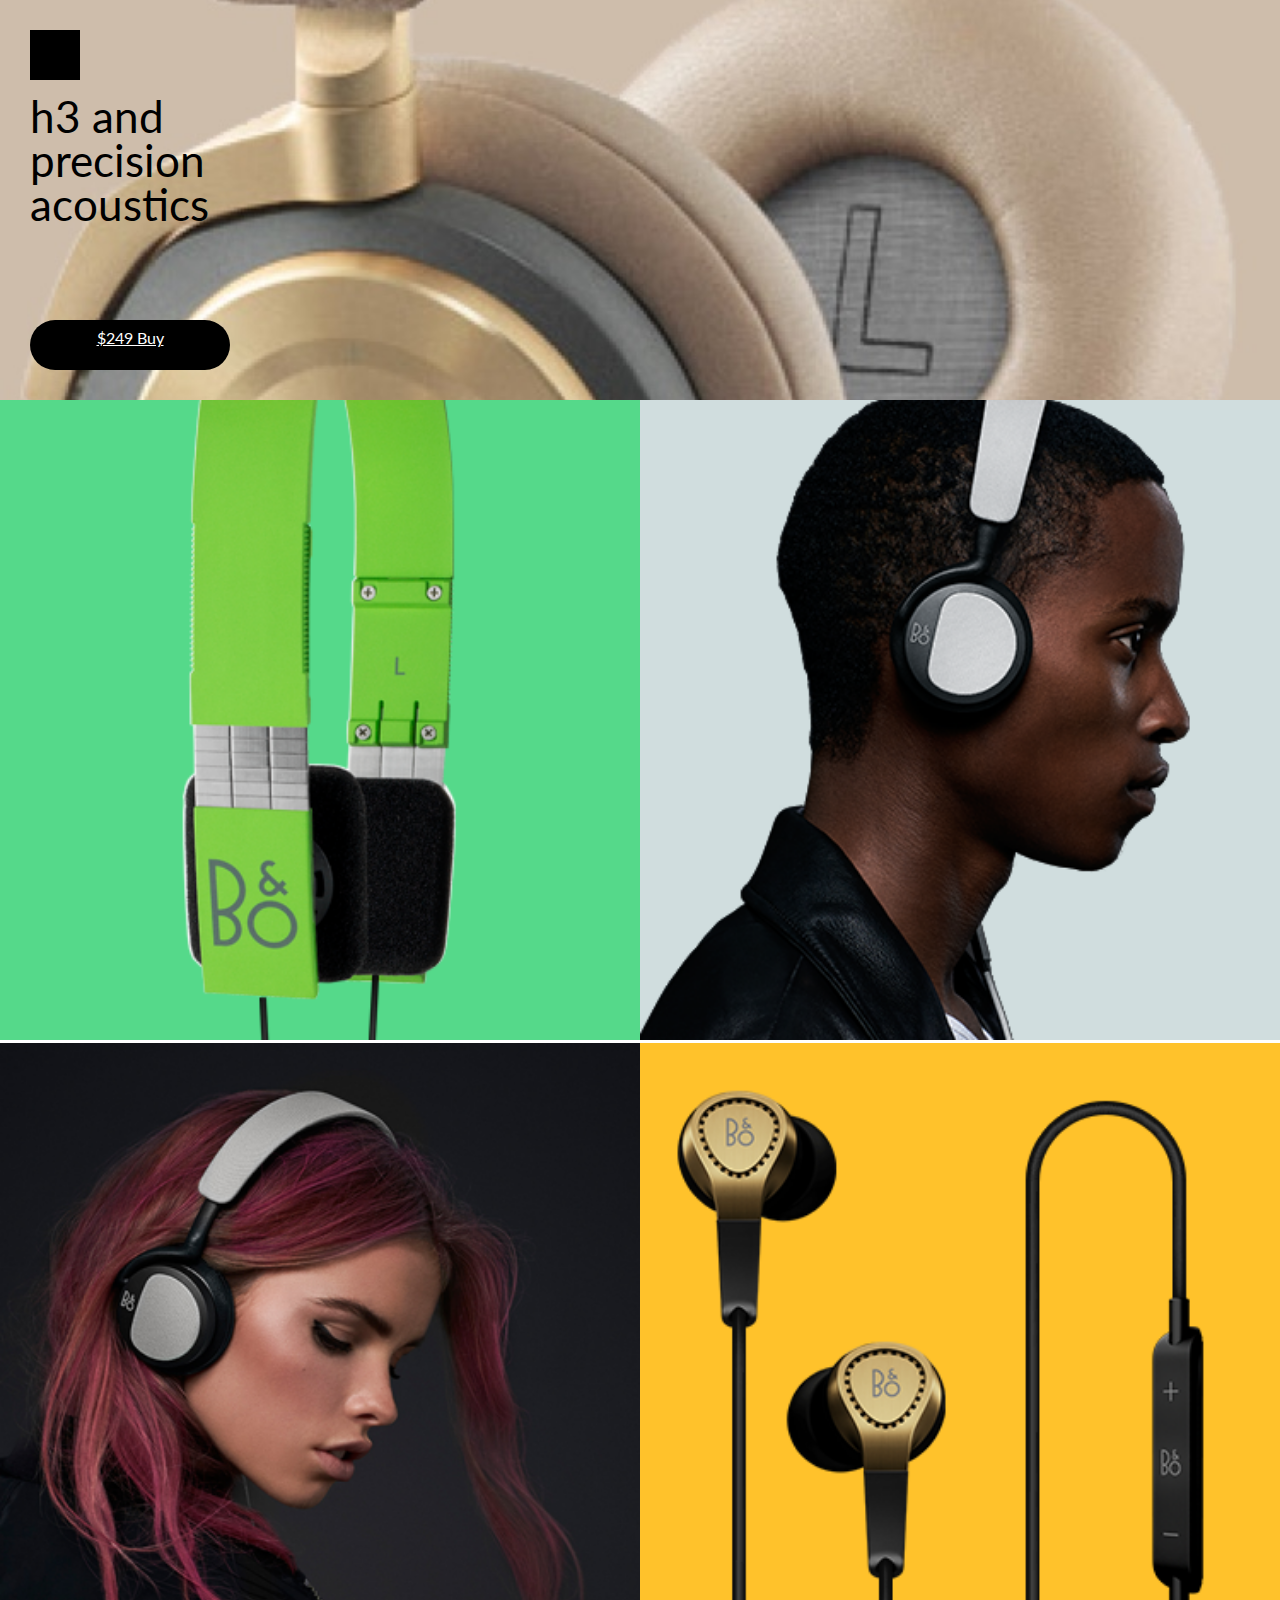
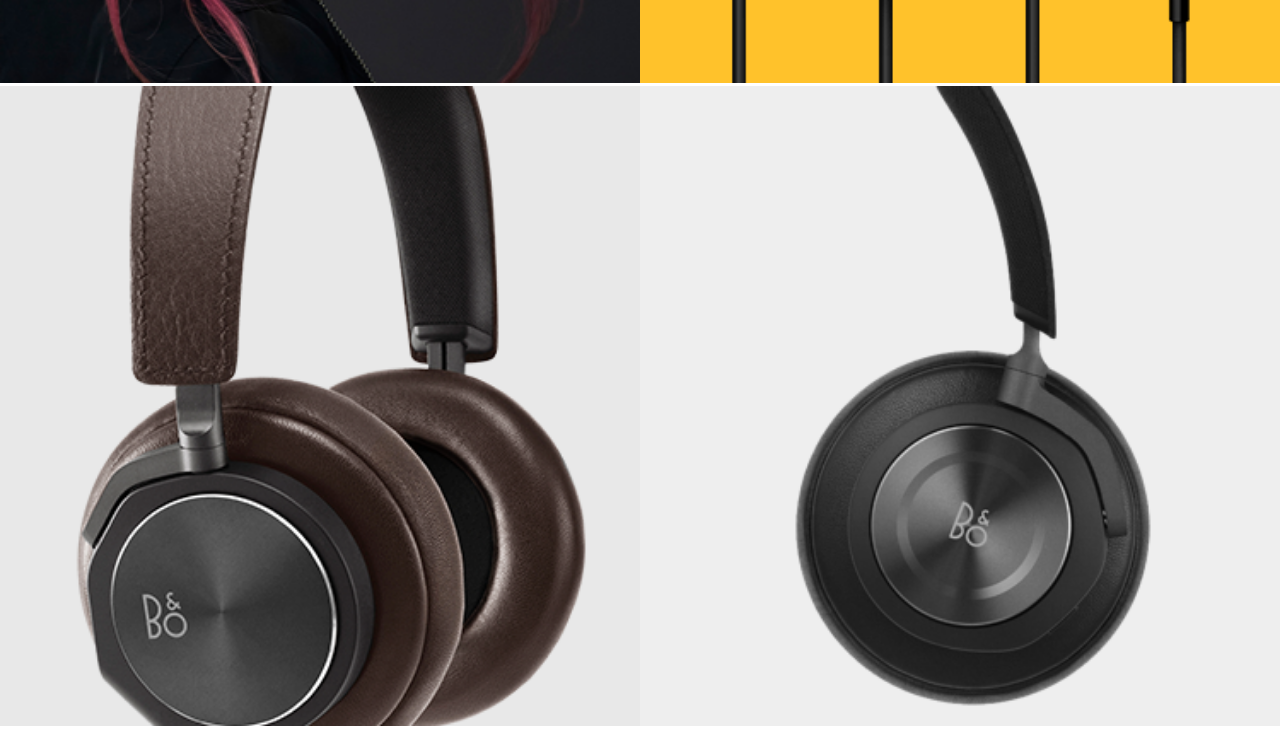
<file: Week-01/Day_03/In-class_Practice/index.html>
<!DOCTYPE html>

<html>
    <head>
        <title>HTML Day2 Headphones</title>

        <meta charset="UTF-8">
        <meta name="viewport" content="width=device-width, initial-scale=1.0">

        <link rel="stylesheet" type="text/css" href="NormalizeFile.css">
        <link rel="stylesheet" type="text/css" href="Ben's_Reset.css">
        <link rel="stylesheet" type="text/css" href="style.css">

    </head>
    <body>
        <main>
            <section class='home-page-top-main'>
                <header>
                    <div class='menu'></div>
                </header>
                <div class="home-page-content-top">
                    <h1 class="home-page-intro-text">h3 and<br />precision<br />acoustics</h1>
                </div>
                    <div class='home-top-button'>
                        <a href="">$249 Buy</a>
                    </div>
            </section class="home-page-content-bottom">
                <div id="box-1" class="home-page-prod-cards">
                    <img src="img/g3-green-set.png" alt="Green Headphones" />
                </div>
                <div id="box-2" class="home-page-prod-cards">
                    <img src="img/H2 - ALWAYS ON.png" alt="Always-On Headphones" />
                </div>
                <div id="box-3" class="home-page-prod-cards">
                    <img src="img/H2-girl-with-headphones.png" alt="Girl With Headphones" />
                </div>
                <div id="box-4" class="home-page-prod-cards">
                    <img src="img/H3- ear-buds.png" alt="H3 Earbuds" />
                </div>
                <div id="box-4" class="home-page-prod-cards">
                    <img src="img/H6-brown-set.png" alt="Brown Headphones" />
                </div>
                <div id="box-4" class="home-page-prod-cards">
                    <img src="img/H7-silver-set.png" alt="Silver Headphones" />
                </div>
            <section>

            </section>
        </main>

    </body>
 </html>
</file>
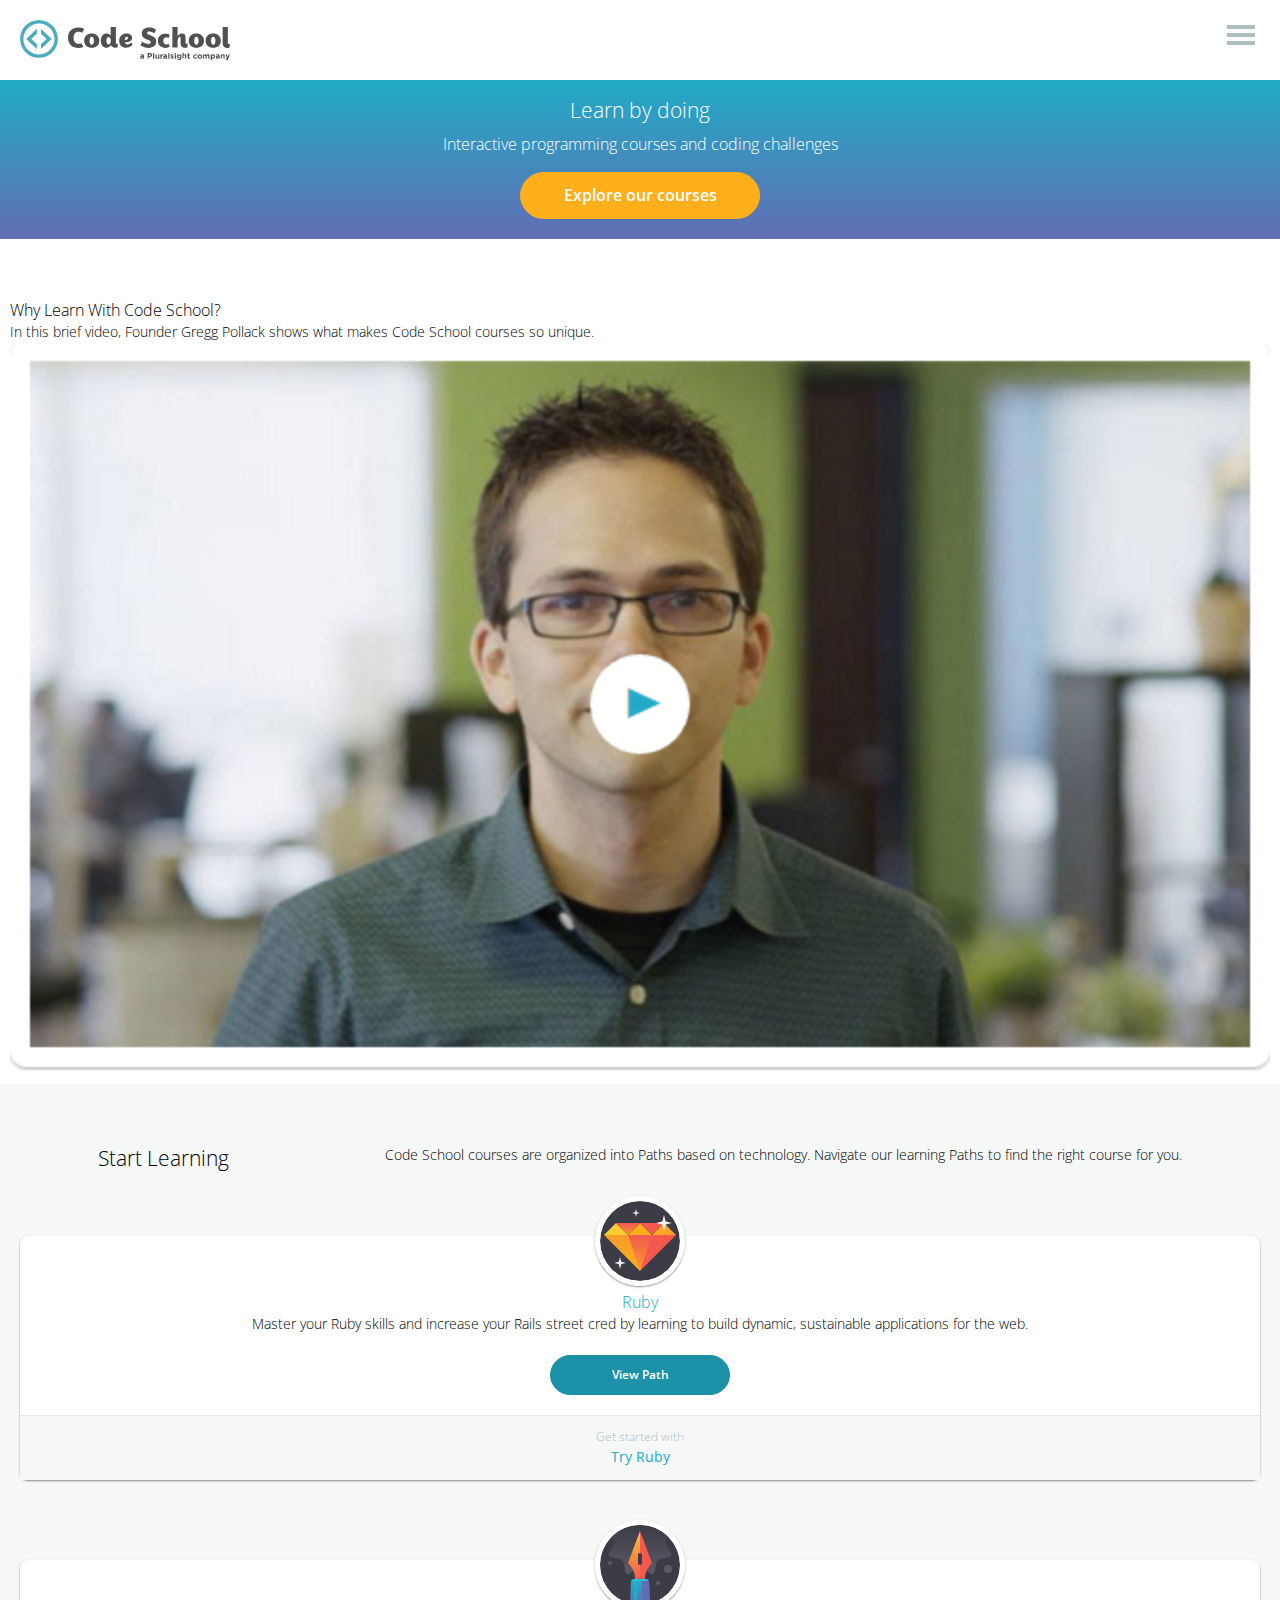
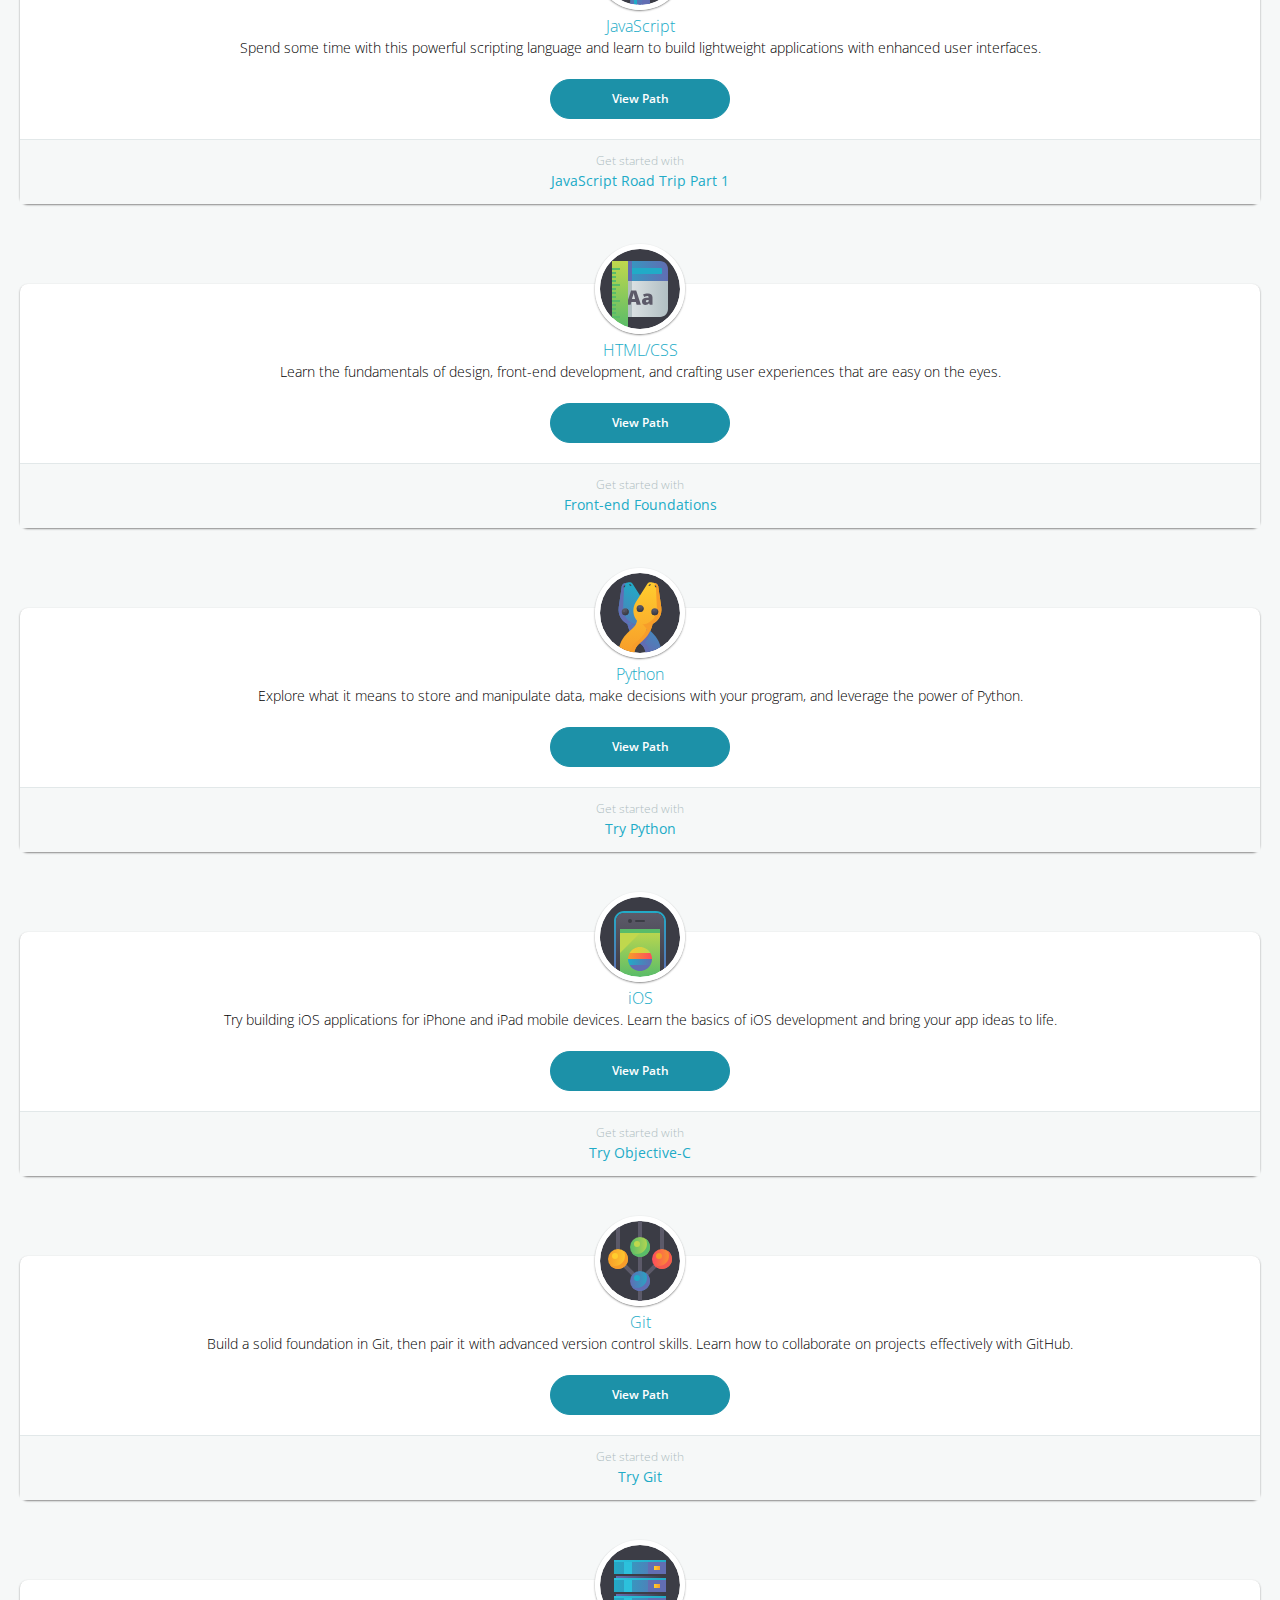
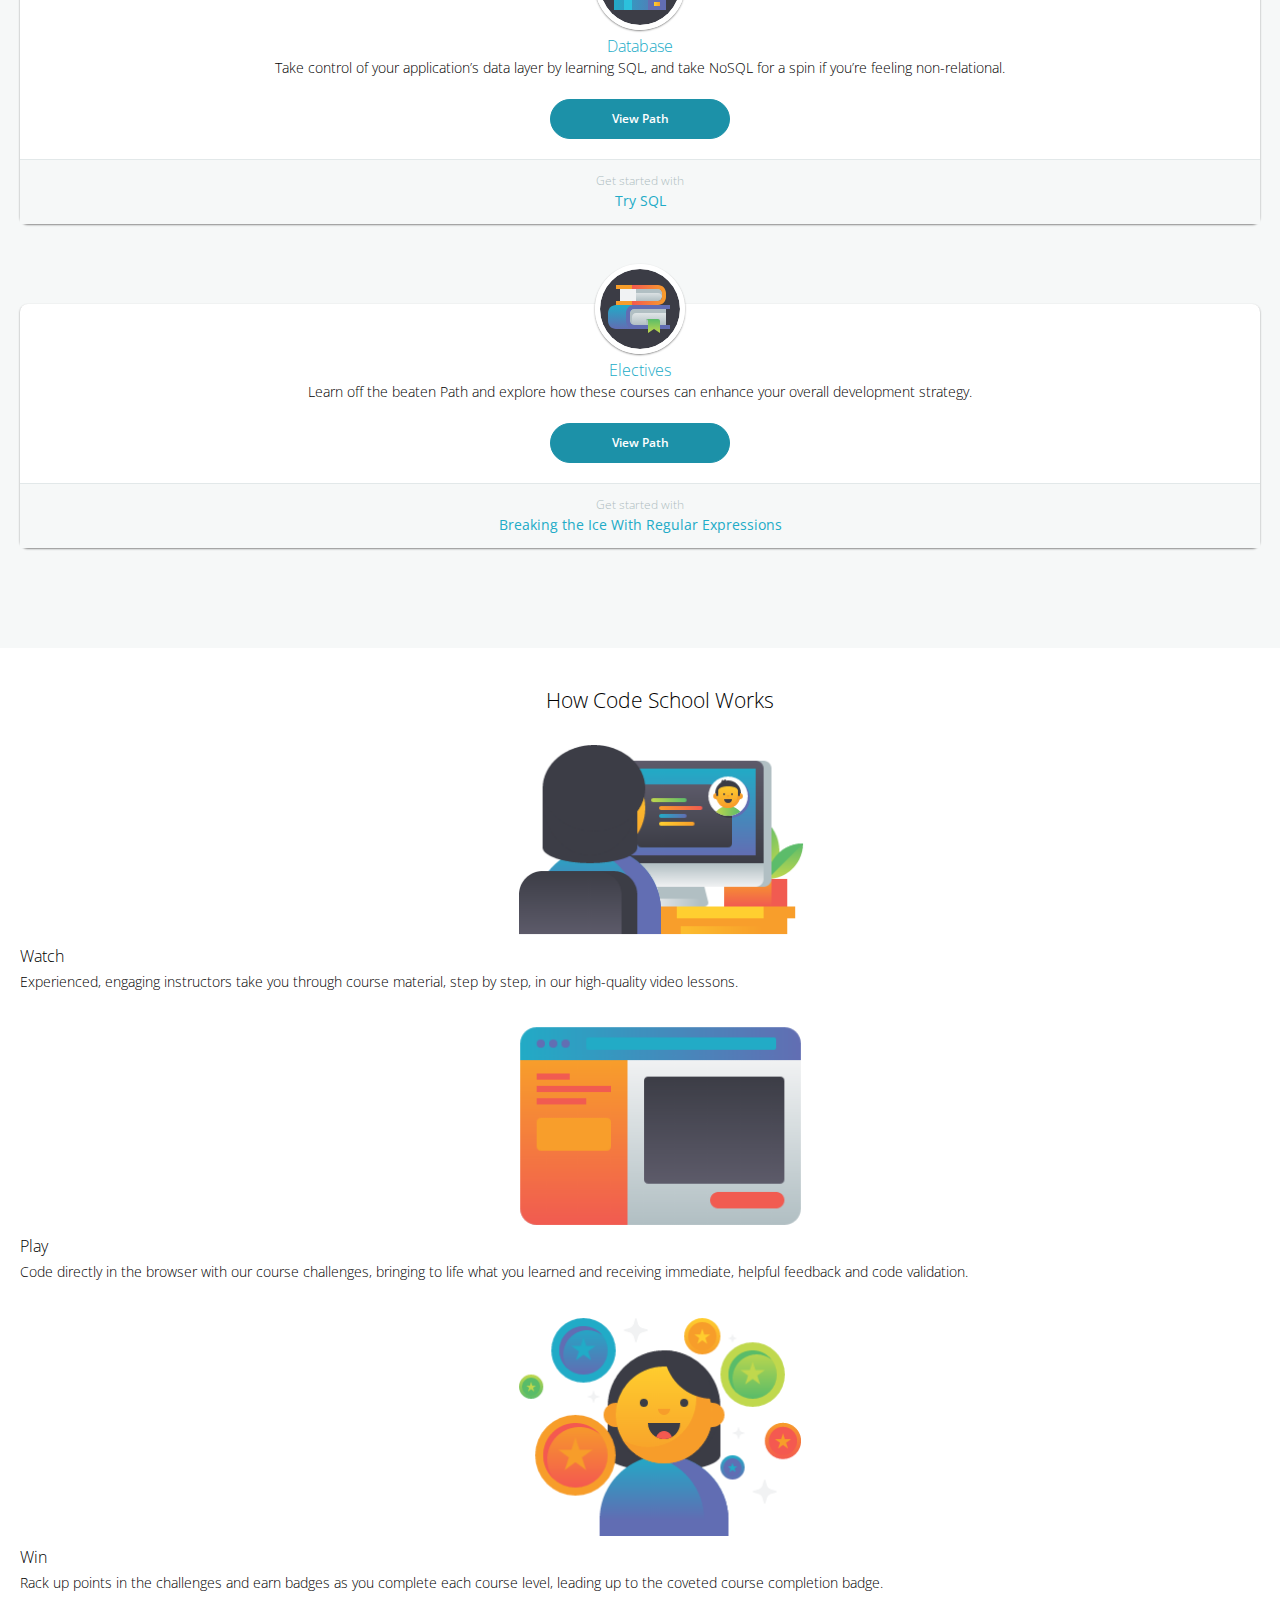
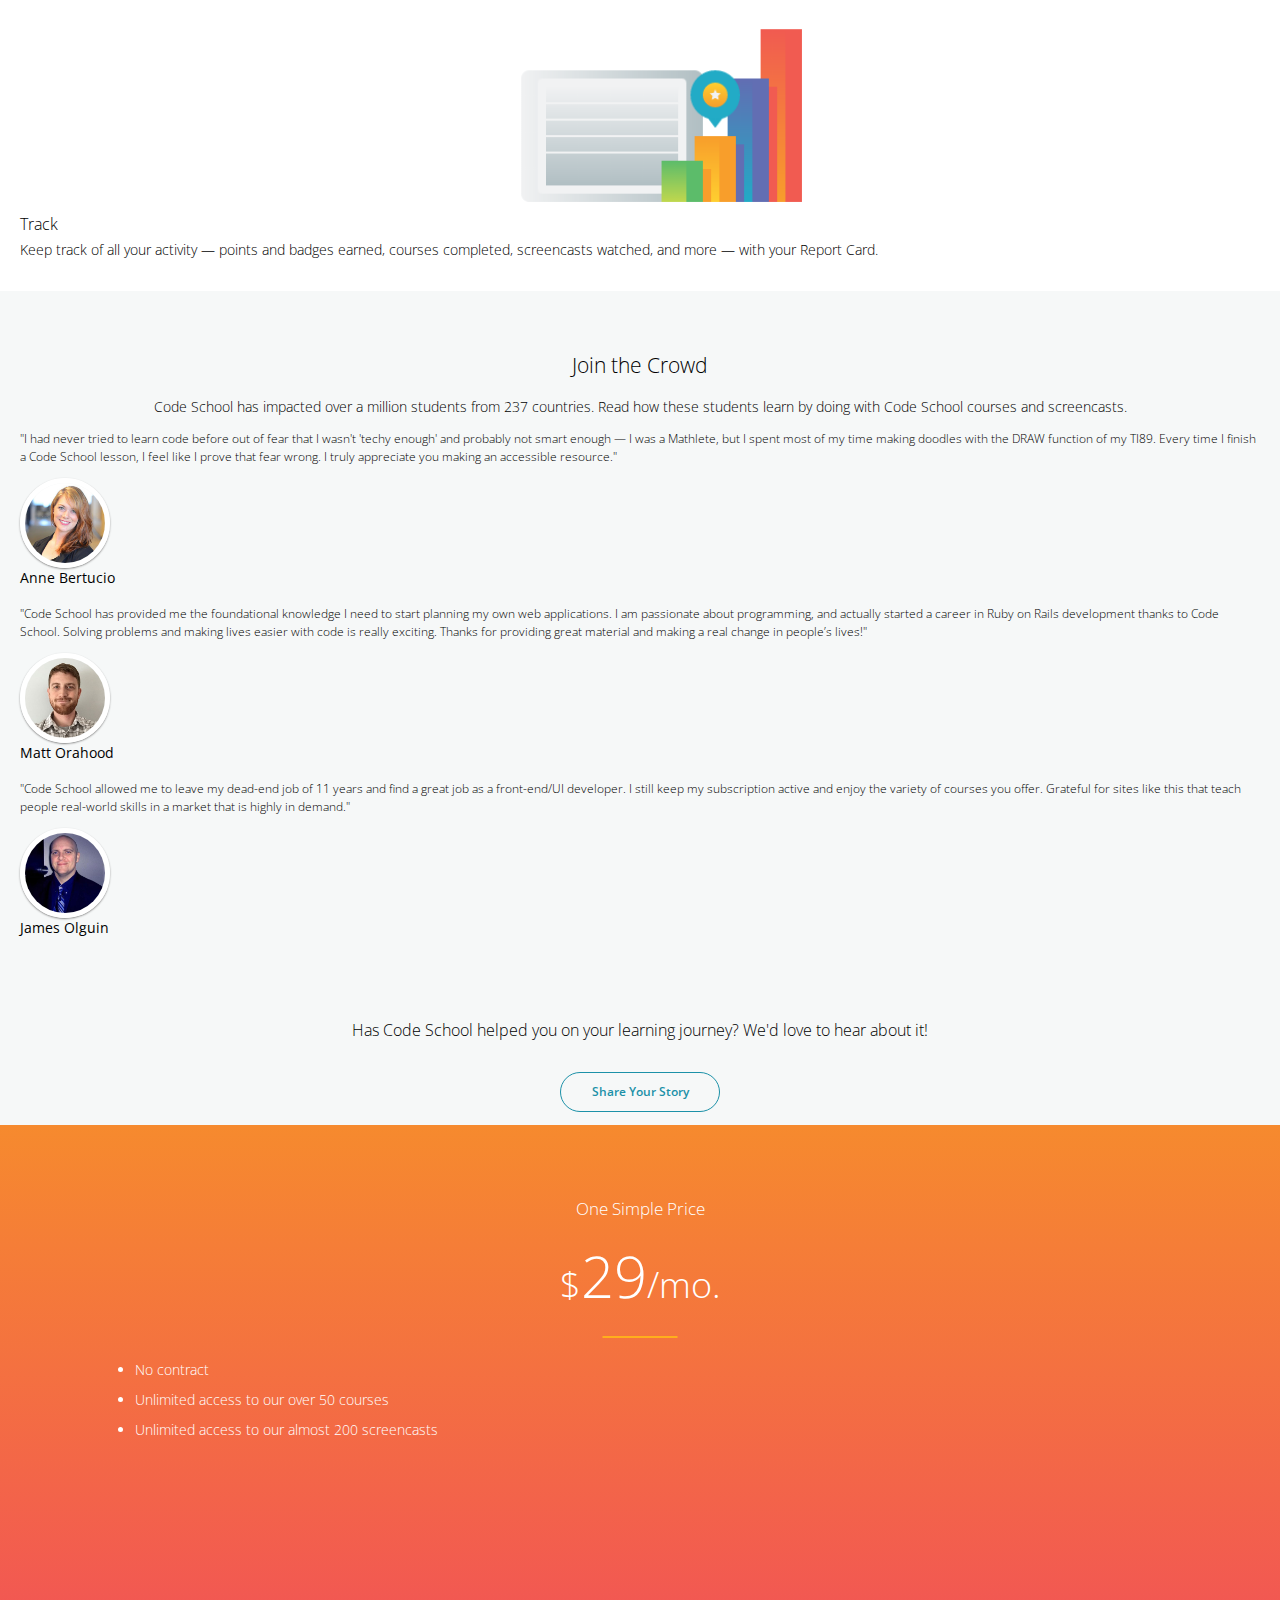
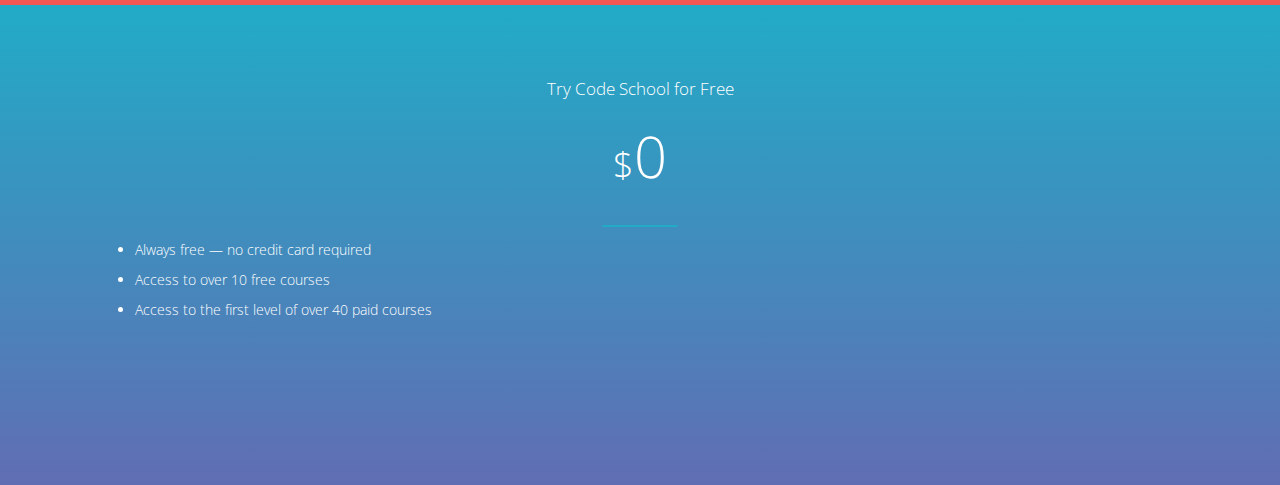
<file: Week-01/Day_04/CodeSchoolClone/index.html>
<!DOCTYPE html>

<html>
    <head>
        <title>Code School Clone</title>

        <meta charset="UTF-8">
        <meta name="viewport" content="width=device-width, initial-scale=1.0">

        <link rel="stylesheet" type="text/css" href="styles/normalize.css">
        <link rel="stylesheet" type="text/css" href="styles/style.css">
        <link rel="stylesheet" type="text/css" href="styles/fonts.css">

    </head>
    <body>
        <main>
            <section class="homePageHeader">
                <img class="logo" src="img/codeSchoolLogo.svg" alt="Code School Logo" />
                <div class="menu">
                    <img src="img/menuPic.png" alt="Menu Image" />
                </div>
            </section>
            <section class="homePageIntroBox">
                <h1 class="introHeaderText">Learn by doing</h1>
                <p class="introText">Interactive programming courses and coding challenges</p>
                <button class="introButton"type="button" name="button">Explore our courses</button>
            </section>
            <section>
                <div class="videoSection">
                    <h3>Why Learn With Code School?</h3>
                    <p>In this brief video, Founder Gregg Pollack shows what makes Code School courses so unique.</p>
                    <img src="img/videoImage.png" alt="Video of Greg Pollack" />
                </div>
            </section>
            <section>
                <div class="startCardsArea">
                    <h3>Start Learning</h3>
                    <p>Code School courses are organized into Paths based on technology. Navigate our learning Paths to find the right course for you.</p>
                    <div class="startCards">
                        <img class="startCardBadge" src="img/rubyBadge.svg" alt="Ruby Badge" />
                        <h4>Ruby</h4>
                        <p>Master your Ruby skills and increase your Rails street cred by learning to build dynamic, sustainable applications for the web.</p>
                        <button class="cardButton" type="button" name="button">View Path</button>
                        <div class="linkBottom">
                            <a href="#">
                                <p>Get started with</p>
                                <h5>Try Ruby</h5>
                            </a>
                        </div>
                    </div>
                    <div class="startCards">
                        <img class="startCardBadge" src="img/javascriptBadge.svg" alt="JavaScript Badge" />
                        <h4>JavaScript</h4>
                        <p>Spend some time with this powerful scripting language and learn to build lightweight applications with enhanced user interfaces.</p>
                        <button class="cardButton" type="button" name="button">View Path</button>
                        <div class="linkBottom">
                            <a href="#">
                                <p>Get started with</p>
                                <h5>JavaScript Road Trip Part 1</h5>
                            </a>
                        </div>
                    </div>
                    <div class="startCards">
                        <img class="startCardBadge" src="img/htmlCSSbadge.svg" alt="HTML/CSS Badge" />
                        <h4>HTML/CSS</h4>
                        <p>Learn the fundamentals of design, front-end development, and crafting user experiences that are easy on the eyes.</p>
                        <button class="cardButton" type="button" name="button">View Path</button>
                        <div class="linkBottom">
                            <a href="#">
                                <p>Get started with</p>
                                <h5>Front-end Foundations</h5>
                            </a>
                        </div>
                    </div>
                    <div class="startCards">
                        <img class="startCardBadge" src="img/pythonBadge.svg" alt="Python Badge" />
                        <h4>Python</h4>
                        <p>Explore what it means to store and manipulate data, make decisions with your program, and leverage the power of Python.</p>
                        <button class="cardButton" type="button" name="button">View Path</button>
                        <div class="linkBottom">
                            <a href="#">
                                <p>Get started with</p>
                                <h5>Try Python</h5>
                            </a>
                        </div>
                    </div>
                    <div class="startCards">
                        <img class="startCardBadge" src="img/iOSbadge.svg" alt="iOS Badge" />
                        <h4>iOS</h4>
                        <p>Try building iOS applications for iPhone and iPad mobile devices. Learn the basics of iOS development and bring your app ideas to life.</p>
                        <button class="cardButton" type="button" name="button">View Path</button>
                        <div class="linkBottom">
                            <a href="#">
                                <p>Get started with</p>
                                <h5>Try Objective-C</h5>
                            </a>
                        </div>
                    </div>
                    <div class="startCards">
                        <img class="startCardBadge" src="img/gitBadge.svg" alt="Git Badge" />
                        <h4>Git</h4>
                        <p>Build a solid foundation in Git, then pair it with advanced version control skills. Learn how to collaborate on projects effectively with GitHub.</p>
                        <button class="cardButton" type="button" name="button">View Path</button>
                        <div class="linkBottom">
                            <a href="#">
                                <p>Get started with</p>
                                <h5>Try Git</h5>
                            </a>
                        </div>
                    </div>
                    <div class="startCards">
                        <img class="startCardBadge" src="img/databaseBadge.svg" alt="Database Badge" />
                        <h4>Database</h4>
                        <p>Take control of your application’s data layer by learning SQL, and take NoSQL for a spin if you’re feeling non-relational.</p>
                        <button class="cardButton" type="button" name="button">View Path</button>
                        <div class="linkBottom">
                            <a href="#">
                                <p>Get started with</p>
                                <h5>Try SQL</h5>
                            </a>
                        </div>
                    </div>
                    <div class="startCards">
                        <img class="startCardBadge" src="img/electivesBadge.svg" alt="Electives Badge" />
                        <h4>Electives</h4>
                        <p>Learn off the beaten Path and explore how these courses can enhance your overall development strategy.</p>
                        <button class="cardButton" type="button" name="button">View Path</button>
                        <div class="linkBottom">
                            <a href="#">
                                <p>Get started with</p>
                                <h5>Breaking the Ice With Regular Expressions</h5>
                            </a>
                        </div>
                    </div>
                </div>
            </section>
            <section>
                <div class="howItWorks">
                    <h3>How Code School Works</h3>
                    <div class="howSection">
                        <img src="img/watchImage.png" alt="Watch Instructional Videos." />
                        <h4>Watch</h4>
                        <p>Experienced, engaging instructors take you through course material, step by step, in our high-quality video lessons.</p>
                    </div>
                    <div class="howSection">
                        <img src="img/playImage.png" alt="Code directly in the browser!" />
                        <h4>Play</h4>
                        <p>Code directly in the browser with our course challenges, bringing to life what you learned and receiving immediate, helpful feedback and code validation.</p>
                    </div>
                    <div class="howSection">
                        <img src="img/winImage.png" alt="Play and Win Challenges!" />
                        <h4>Win</h4>
                        <p>Rack up points in the challenges and earn badges as you complete each course level, leading up to the coveted course completion badge.</p>
                    </div>
                    <div class="howSection">
                        <img src="img/trackImage.png" alt="Track your activity." />
                        <h4>Track</h4>
                        <p>Keep track of all your activity — points and badges earned, courses completed, screencasts watched, and more — with your Report Card.</p>
                    </div>
                </div>
            </section>
            <section>
                <div class="crowdArea">
                    <h3>Join the Crowd</h3>
                    <p>Code School has impacted over a million students from 237 countries. Read how these students learn by doing with Code School courses and screencasts.</p>
                        <div class="crowdCards">
                        <p>"I had never tried to learn code before out of fear that I wasn't 'techy enough' and probably not smart enough — I was a Mathlete, but I spent most of my time making doodles with the DRAW function of my TI89. Every time I finish a Code School lesson, I feel like I prove that fear wrong. I truly appreciate you making an accessible resource."</p>
                        <img src="img/Anne.jpg" alt="Anne Bertucio" />
                        <h5 class="crowdCardsAuthor">Anne Bertucio</h5>
                    </div>
                    <div class="crowdCards">
                        <p>"Code School has provided me the foundational knowledge I need to start planning my own web applications. I am passionate about programming, and actually started a career in Ruby on Rails development thanks to Code School. Solving problems and making lives easier with code is really exciting. Thanks for providing great material and making a real change in people’s lives!"</p>
                        <img src="img/Matt.jpg" alt="Matt Orahood" />
                        <h5 class="crowdCardsAuthor">Matt Orahood</h5>
                    </div>
                    <div class="crowdCards">
                        <p>"Code School allowed me to leave my dead-end job of 11 years and find a great job as a front-end/UI developer. I still keep my subscription active and enjoy the variety of courses you offer. Grateful for sites like this that teach people real-world skills in a market that is highly in demand."</p>
                        <img src="img/James.jpg" alt="James Olguin" />
                        <h5 class="crowdCardsAuthor">James Olguin</h5>
                    </div>
                    <div class="shareStory">
                        <h4>Has Code School helped you on your learning journey? We'd love to hear about it!</h4>
                        <button type="button" name="button">Share Your Story</button>
                    </div>
                </div>
            </section>
            <section class="priceAttraction">
                <div class="price1">
                    <h4>One Simple Price</h4>
                    <p>
                        <span class="dollar">$</span><span class="amt">29</span><span class="time">/mo.</span>
                    </p>
                    <div class="divLine1"></div>
                    <ol class="reasons">
                        <li>No contract</li>
                        <li>Unlimited access to our over 50 courses</li>
                        <li>Unlimited access to our almost 200 screencasts</li>
                    </ol>
                </div>
                <div class="price2">
                    <h4>Try Code School for Free</h4>
                    <p>
                        <span class="dollar">$</span><span class="amt">0</span>
                    </p>
                    <div class="divLine2"></div>
                    <ol class="reasons">
                        <li>Always free — no credit card required</li>
                        <li>Access to over 10 free courses</li>
                        <li>Access to the first level of over 40 paid courses</li>
                    </ol>
                </div>
            </section>
        </main>
    </body>
</html>
</file>
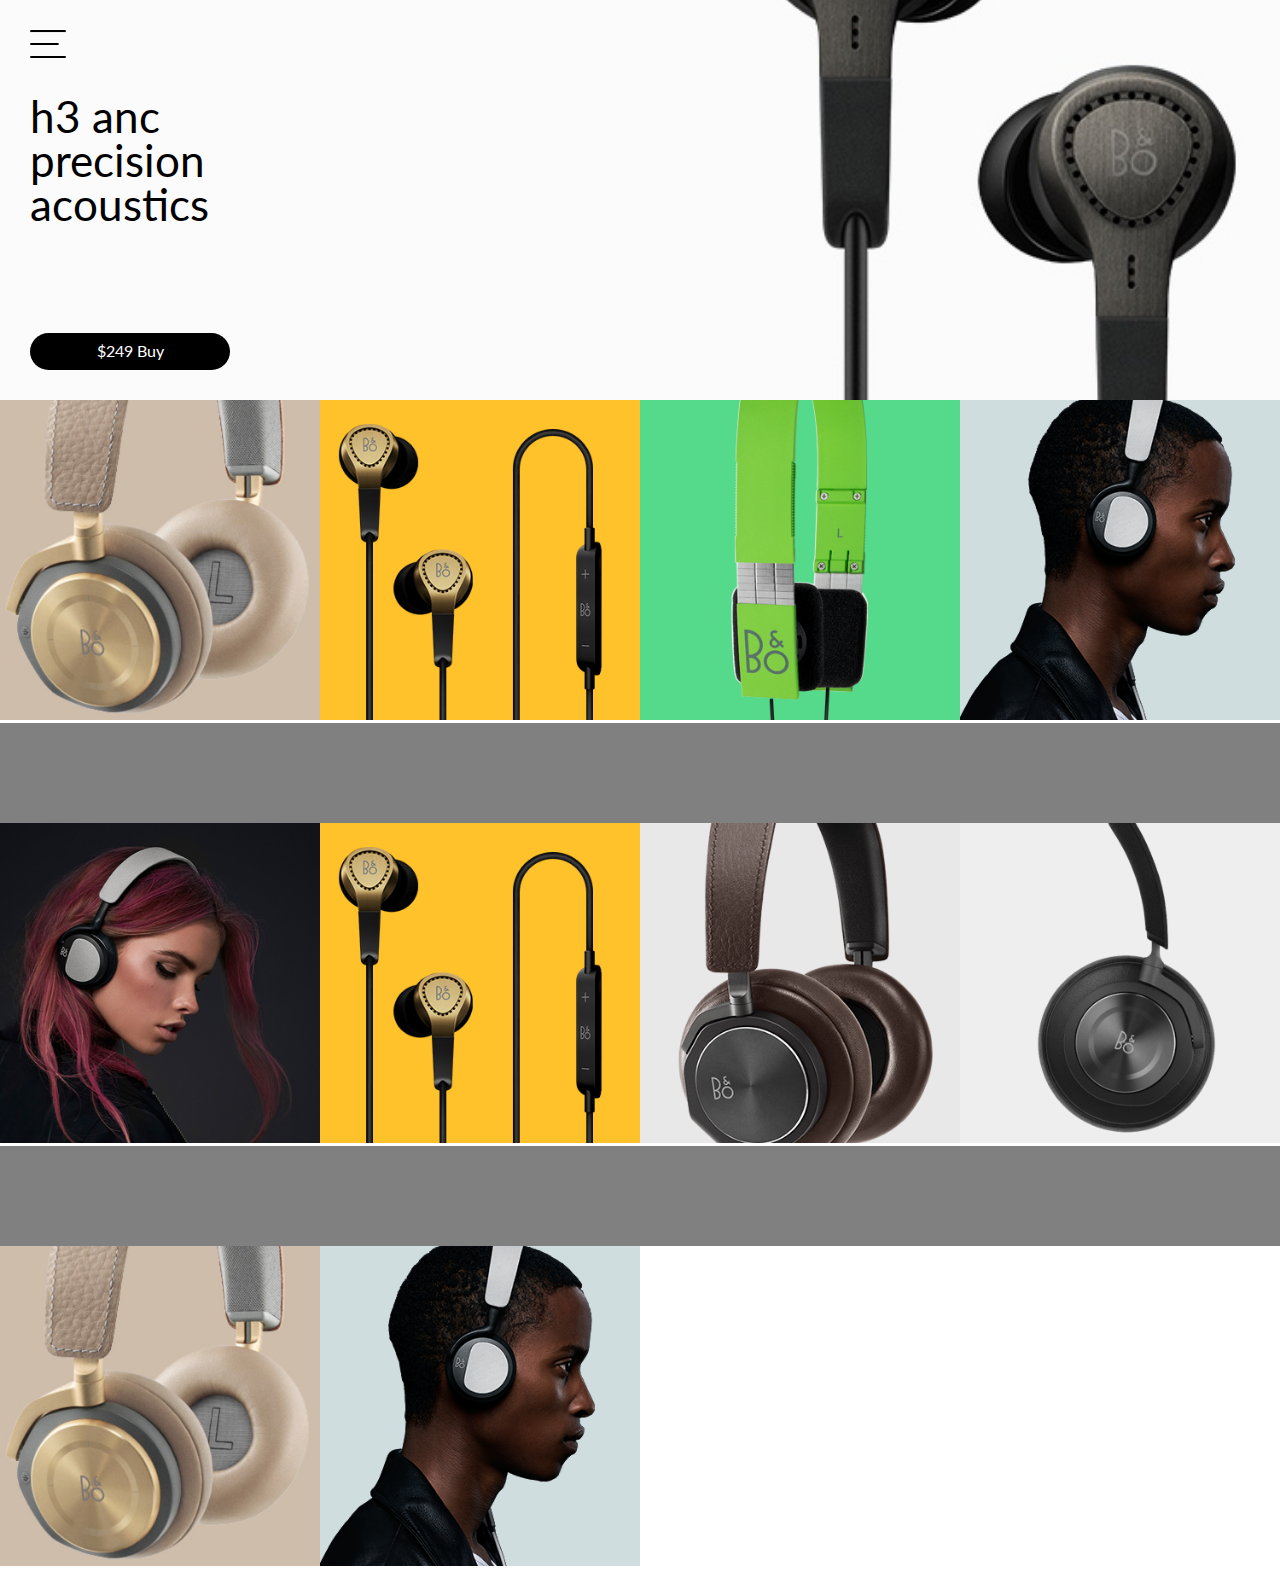
<file: Week-01/Day_04/Flex/index.html>
<!DOCTYPE html>
<html lang="en">
<head>
    <meta charset="UTF-8">
    <meta name="description" content="HTML INTRO ">
    <meta name="viewport" content="width=device-width, initial-scale=1.0">
    <title>Flex</title>
    <link rel="stylesheet" href="NormalizeFile.css">
    <link rel="stylesheet" href="Ben's_Reset.css">
    <link rel="stylesheet" href="style.css">
</head>
<body>
<main>
    <section class="home-page-top-main">
        <header>
            <div class="menu">
                <img src="./img/ic_menu.png" alt="Menu Icon">
            </div>
        </header>
        <div class="home-page-content-top">
            <h1 class="home-page-intro-text">
                h3 anc <br> precision <br> acoustics
            </h1>
        </div>
        <div class="home-top-button">
            <a href="">$249 Buy</a>
        </div>
    </section>
    <!---------------
    schema markup
    ----------------->
    <section class="home-page-content-bottom" itemscope itemtype="http://schema.org/Product">
        <div class="home-page-product-card">
            <span class="no-display" itemprop="brand">DevMountain</span>
            <span class="no-display" itemprop="name">Silver Headset</span>
            <img itemprop="image"  src="./img/headphones-bg.jpg" alt="Silver Headset">
            <span class="no-display" itemprop="description">Some description about the headphones would go here</span>
            <span class="no-display" itemprop="offers" itemscope itemtype="http://schema.org/Offer">
                 <meta itemprop="priceCurrency" content="USD" />
                <span class="no-display" itemprop="price">119.99</span>
            </span>
        </div>
        <div class="home-page-product-card">
            <span class="no-display" itemprop="brand">DevMountain</span>
            <span class="no-display" itemprop="name">EarBuds Black</span>
            <img itemprop="image"  src="./img/earbuds-black.png" alt="EarBuds Black">
            <span class="no-display" itemprop="description">Some description about the headphones would go here</span>
            <span class="no-display" itemprop="offers" itemscope itemtype="http://schema.org/Offer">
                 <meta itemprop="priceCurrency" content="USD" />
                <span class="no-display" itemprop="price">99.99</span>
            </span>
        </div>
        <div class="home-page-product-card">
            <span class="no-display" itemprop="brand">DevMountain</span>
            <span class="no-display" itemprop="name">Green Headset</span>
            <img itemprop="image"  src="./img/g3-green-set.png" alt="Green Headset">
            <span class="no-display" itemprop="description">Some description about the headphones would go here</span>
            <span class="no-display" itemprop="offers" itemscope itemtype="http://schema.org/Offer">
                 <meta itemprop="priceCurrency" content="USD" />
                <span class="no-display" itemprop="price">139.99</span>
            </span>
        </div>
        <div class="home-page-product-card">
            <span class="no-display" itemprop="brand">DevMountain</span>
            <span class="no-display" itemprop="name">Black and gray Headset</span>
            <img itemprop="image"  src="./img/H2%20-%20ALWAYS%20ON.png" alt="Black and gray Headset">
            <span class="no-display" itemprop="description">Some description about the headphones would go here</span>
            <span class="no-display" itemprop="offers" itemscope itemtype="http://schema.org/Offer">
                 <meta itemprop="priceCurrency" content="USD" />
                <span class="no-display" itemprop="price">178.99</span>
            </span>
        </div>
        <!--This is the spacer-->
        <div class="product-card-spacer"></div>
        <div class="home-page-product-card">
            <span class="no-display" itemprop="brand">DevMountain</span>
            <span class="no-display" itemprop="name">Womens Black Headset</span>
            <img itemprop="image"  src="./img/H2-girl-with-headphones.png" alt="Womens Black Headset">
            <span class="no-display" itemprop="description">Some description about the headphones would go here</span>
            <span class="no-display" itemprop="offers" itemscope itemtype="http://schema.org/Offer">
                 <meta itemprop="priceCurrency" content="USD" />
                <span class="no-display" itemprop="price">149.99</span>
            </span>
        </div>
        <div class="home-page-product-card">
            <span class="no-display" itemprop="brand">DevMountain</span>
            <span class="no-display" itemprop="name">Silver Earbuds</span>
            <img itemprop="image"  src="./img/H3-%20ear-buds.png" alt="Silver Earbuds">
            <span class="no-display" itemprop="description">Some description about the headphones would go here</span>
            <span class="no-display" itemprop="offers" itemscope itemtype="http://schema.org/Offer">
                 <meta itemprop="priceCurrency" content="USD" />
                <span class="no-display" itemprop="price">78.99</span>
            </span>
        </div>
        <div class="home-page-product-card">
            <span class="no-display" itemprop="brand">DevMountain</span>
            <span class="no-display" itemprop="name">Brown Headset</span>
            <img itemprop="image"  src="./img/H6-brown-set.png" alt="Brown Headset">
            <span class="no-display" itemprop="description">Some description about the headphones would go here</span>
            <span class="no-display" itemprop="offers" itemscope itemtype="http://schema.org/Offer">
                 <meta itemprop="priceCurrency" content="USD" />
                <span class="no-display" itemprop="price">139.99</span>
            </span>
        </div>
        <div class="home-page-product-card">
            <span class="no-display" itemprop="brand">DevMountain</span>
            <span class="no-display" itemprop="name">H7 Silver Headset</span>
            <img itemprop="image"  src="./img/H7-silver-set.png" alt="H7 Silver Headset">
            <span class="no-display" itemprop="description">Some description about the headphones would go here</span>
            <span class="no-display" itemprop="offers" itemscope itemtype="http://schema.org/Offer">
                 <meta itemprop="priceCurrency" content="USD" />
                <span class="no-display" itemprop="price">129.99</span>
            </span>
        </div>
        <!--This is the spacer-->
        <div class="product-card-spacer"></div>

        <div class="home-page-product-card">
            <span class="no-display" itemprop="brand">DevMountain</span>
            <span class="no-display" itemprop="name">Standard Headset</span>
            <img itemprop="image"  src="./img/headphones-bg.jpg" alt="Standard Headset">
            <span class="no-display" itemprop="description">Some description about the headphones would go here</span>
            <span class="no-display" itemprop="offers" itemscope itemtype="http://schema.org/Offer">
                 <meta itemprop="priceCurrency" content="USD" />
                <span class="no-display" itemprop="price">69.99</span>
            </span>
        </div>
        <div class="home-page-product-card">
            <span class="no-display" itemprop="brand">DevMountain</span>
            <span class="no-display" itemprop="name">Blue and Black Headset</span>
            <img itemprop="image"  src="./img/H2%20-%20ALWAYS%20ON.png" alt="Blue and Black Headset">
            <span class="no-display" itemprop="description">Some description about the headphones would go here</span>
            <span class="no-display" itemprop="offers" itemscope itemtype="http://schema.org/Offer">
                 <meta itemprop="priceCurrency" content="USD" />
                <span class="no-display" itemprop="price">119.99</span>
            </span>
        </div>
    </section>
</main>
</body>
</html>
</file>
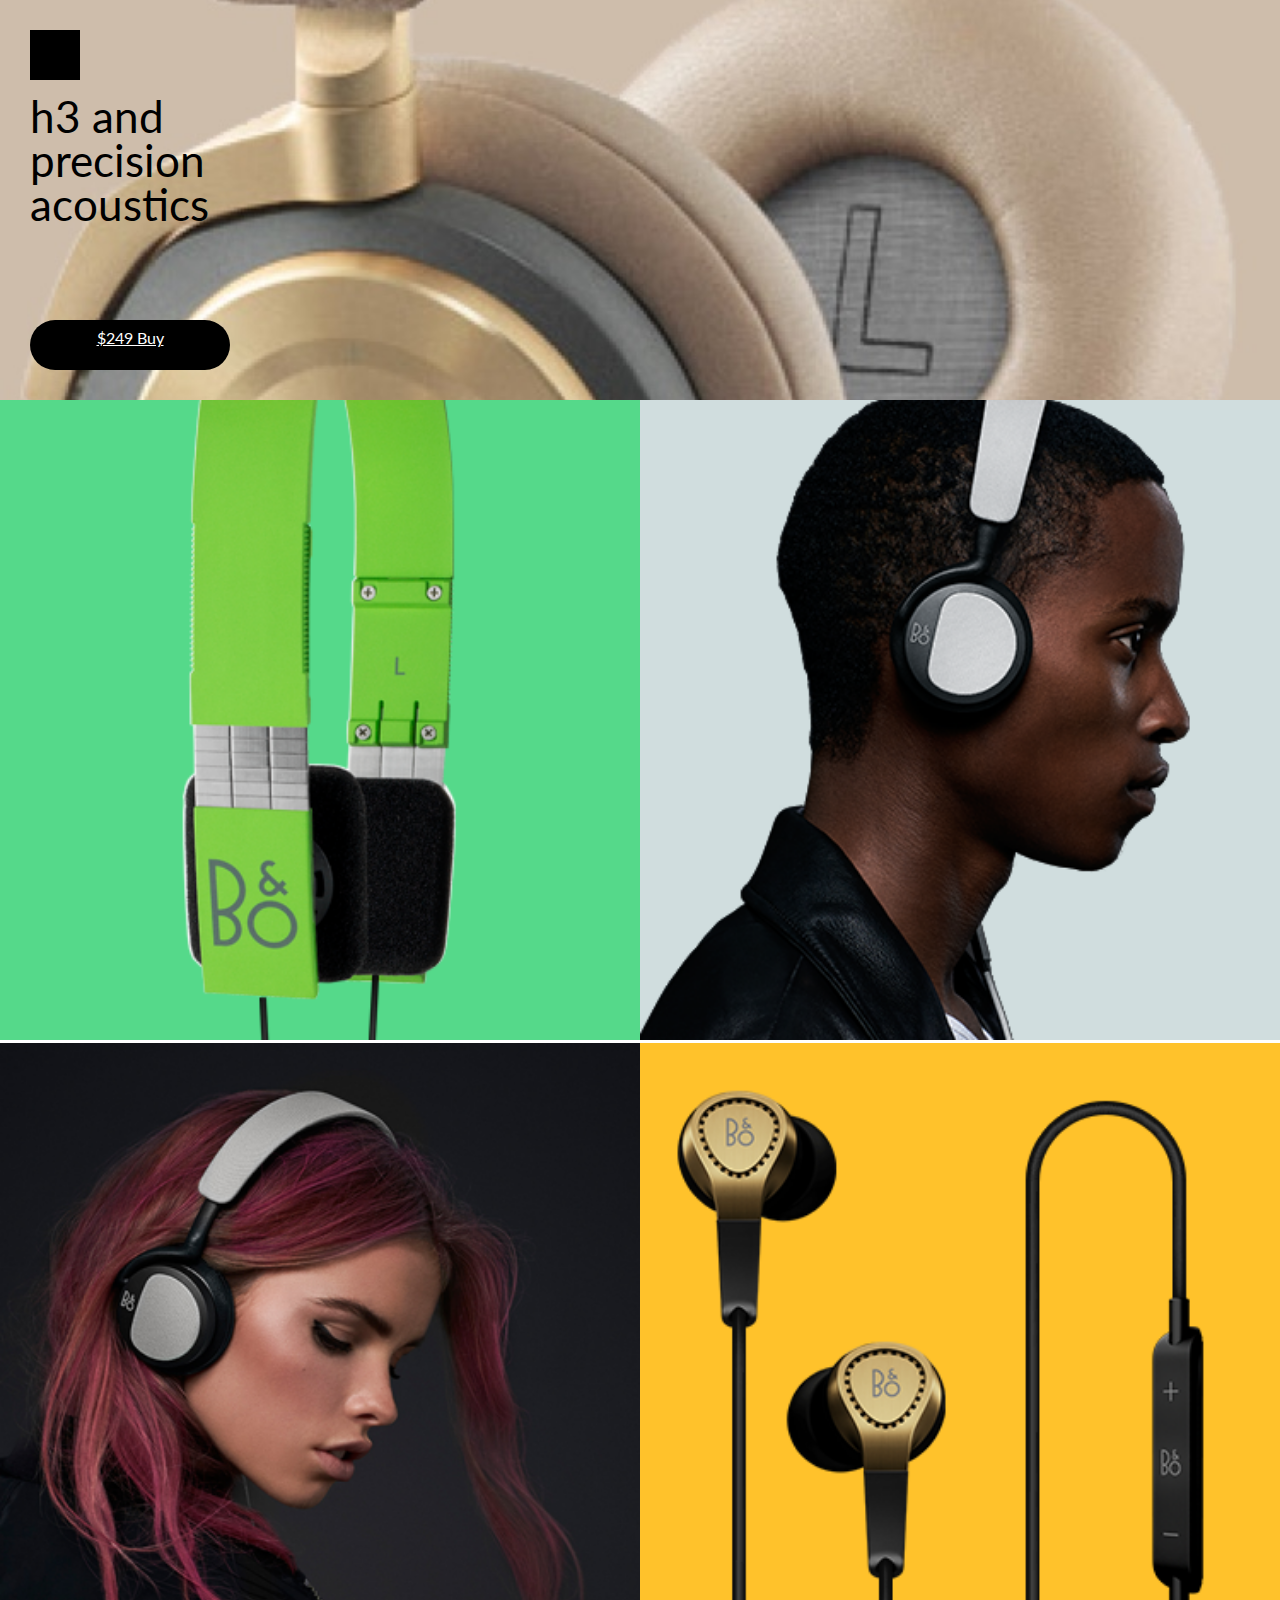
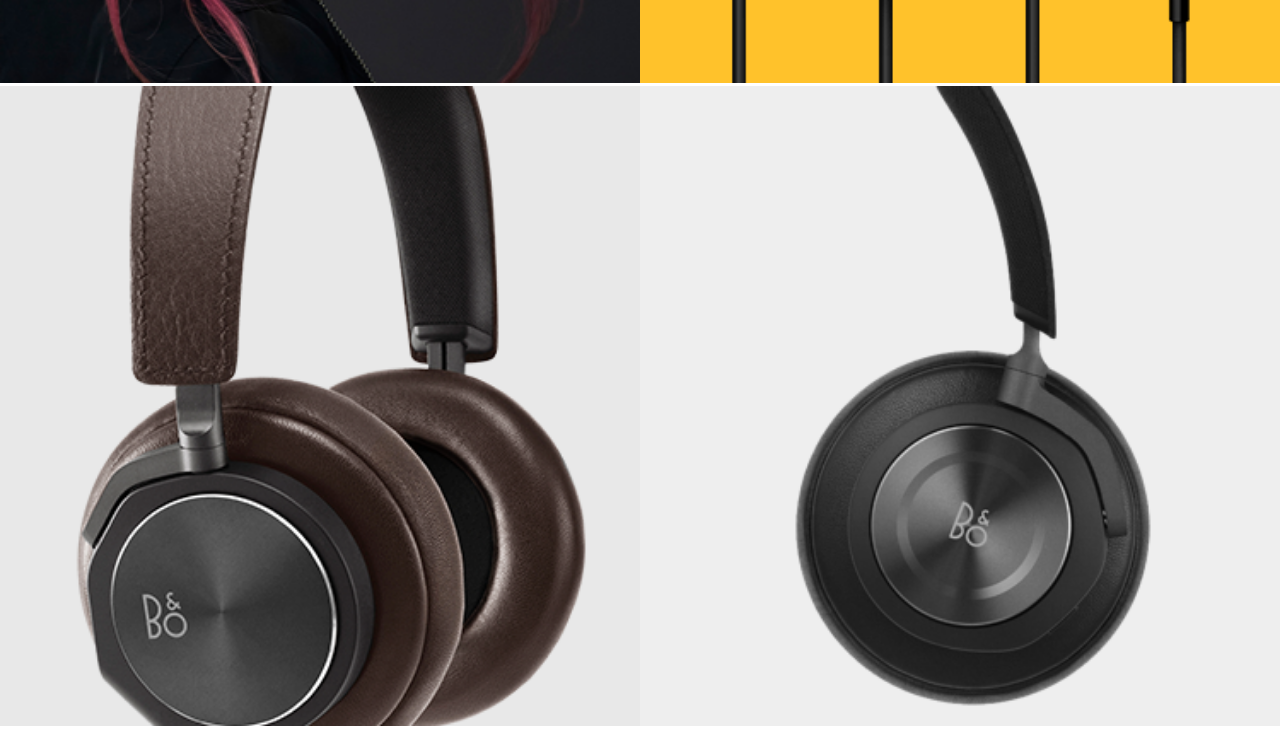
<file: Week-01/Day_04/NoFlex/index.html>
<!DOCTYPE html>

<html>
    <head>
        <title>No-Flex</title>

        <meta charset="UTF-8">
        <meta name="viewport" content="width=device-width, initial-scale=1.0">

        <link rel="stylesheet" type="text/css" href="NormalizeFile.css">
        <link rel="stylesheet" type="text/css" href="Ben's_Reset.css">
        <link rel="stylesheet" type="text/css" href="style.css">

    </head>
    <body>
        <main>
            <section class='home-page-top-main'>
                <header>
                    <div class='menu'></div>
                </header>
                <div class="home-page-content-top">
                    <h1 class="home-page-intro-text">h3 and<br />precision<br />acoustics</h1>
                </div>
                    <div class='home-top-button'>
                        <a href="">$249 Buy</a>
                    </div>
            </section class="home-page-content-bottom">
                <div id="box-1" class="home-page-prod-cards">
                    <img src="img/g3-green-set.png" alt="Green Headphones" />
                </div>
                <div id="box-2" class="home-page-prod-cards">
                    <img src="img/H2 - ALWAYS ON.png" alt="Always-On Headphones" />
                </div>
                <div id="box-3" class="home-page-prod-cards">
                    <img src="img/H2-girl-with-headphones.png" alt="Girl With Headphones" />
                </div>
                <div id="box-4" class="home-page-prod-cards">
                    <img src="img/H3- ear-buds.png" alt="H3 Earbuds" />
                </div>
                <div id="box-4" class="home-page-prod-cards">
                    <img src="img/H6-brown-set.png" alt="Brown Headphones" />
                </div>
                <div id="box-4" class="home-page-prod-cards">
                    <img src="img/H7-silver-set.png" alt="Silver Headphones" />
                </div>
            <section>

            </section>
        </main>

    </body>
 </html>
</file>
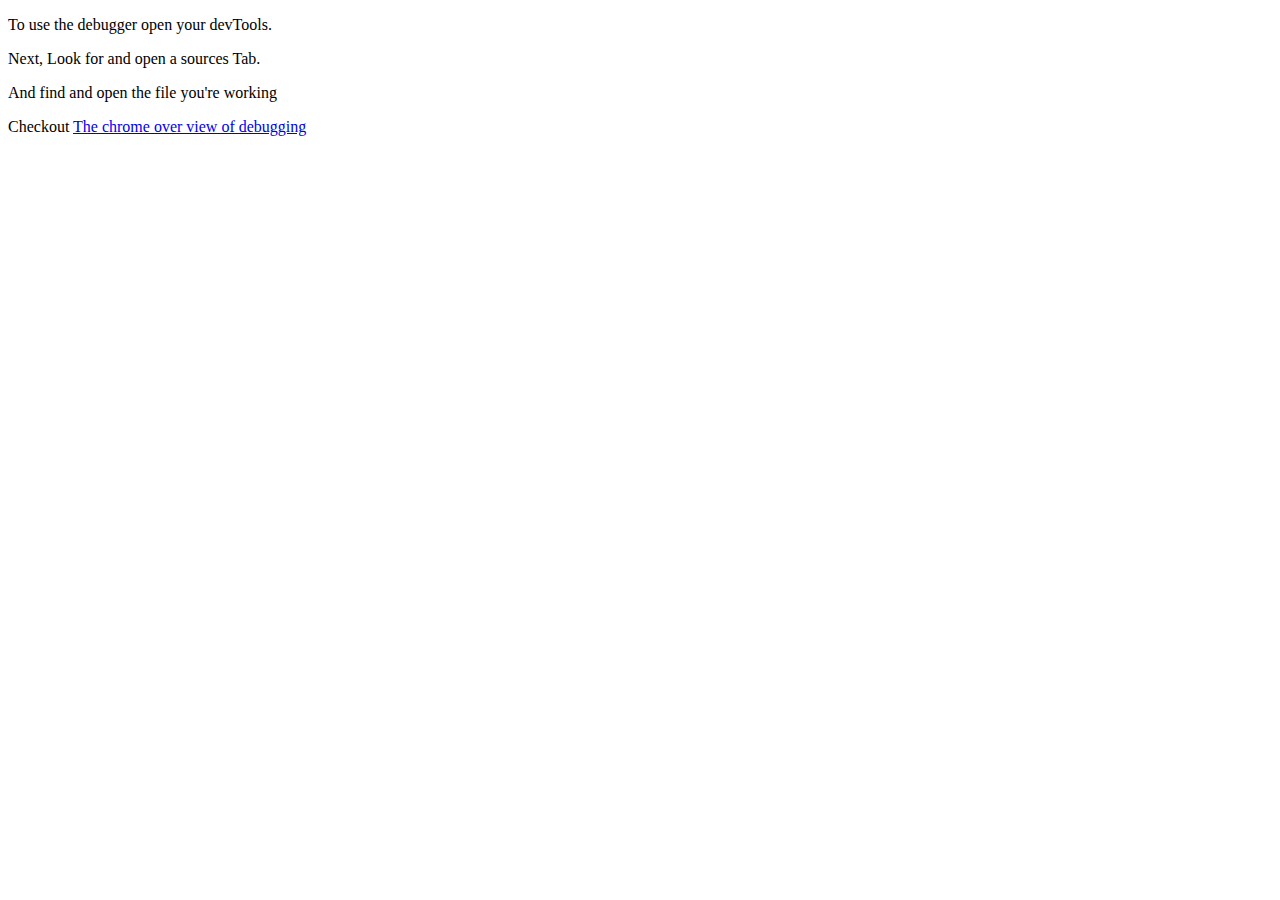
<file: Week-01/Day_05/JS-Basics/index.html>
<!DOCTYPE html>
<html>
<head>
    <meta charset="utf-8">
    <title>Empty Night</title>
</head>
<body>
    <p>To use the debugger open your devTools.</p>

    <p>Next, Look for and open a sources Tab.
    <div>And find and open the file you're working</div>
    </p>
    
    <p>Checkout <a href="https://developer.chrome.com/devtools/docs/javascript-debugging">The chrome over view of debugging</a></p>

    <script src="fns-and-scope.js"></script>
    <script src="closures.js"></script>
</body>
</html>
</file>
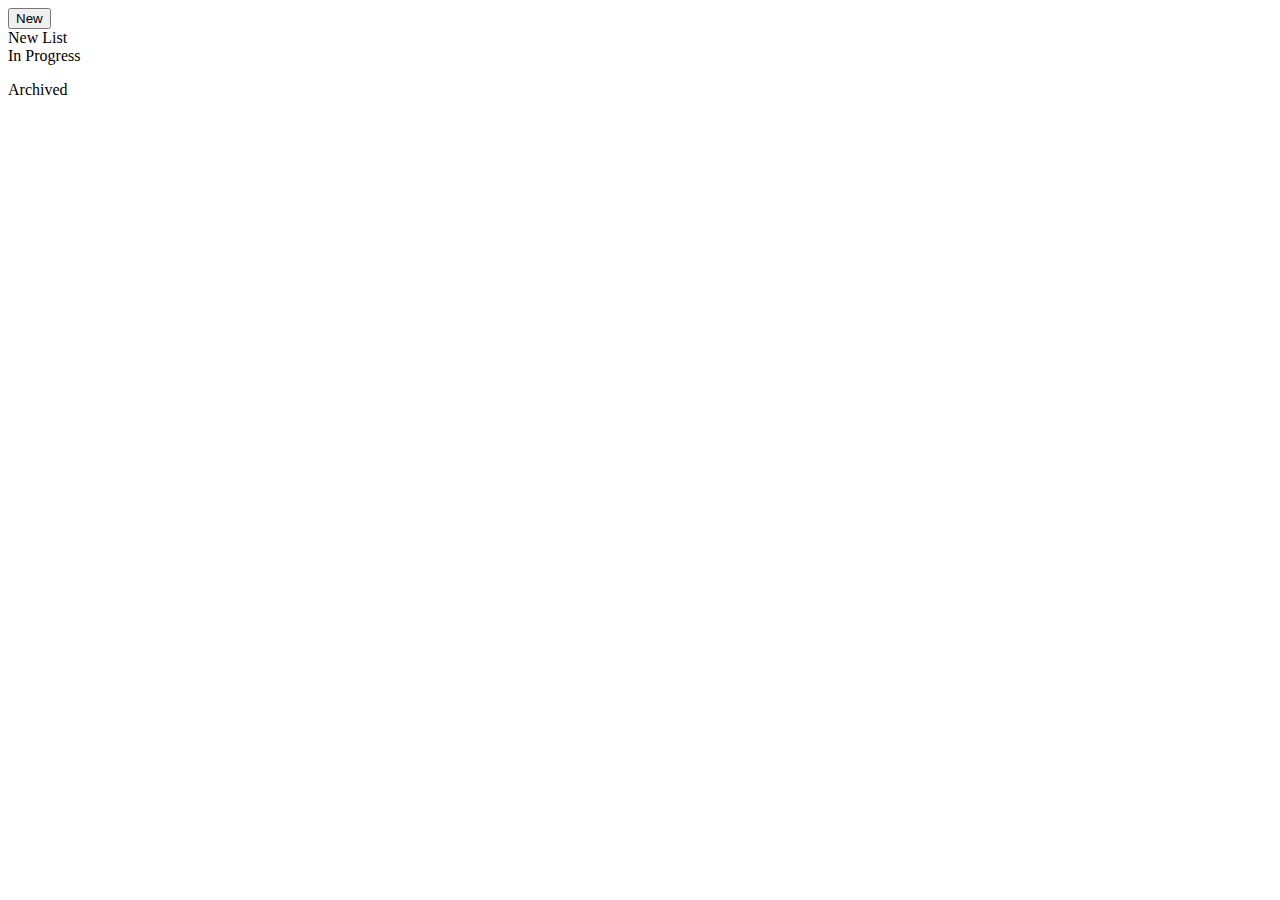
<file: Week-02/Day_04/jQuery2/index.html>
<!DOCTYPE html>
<html>
<head>
	<link type="text/stylesheet" src="app/styles/main.css" />

	<title>Listo</title>
	</head>
<body>
	<div class="outer-wrap">
		<div class="main-container">


			<form id="newTaskForm">
				<label>New Item</label>
				<input id="newItemInput" placeholder="new task" />
				<button id="saveNewItem">Save</button>
				<button id="cancel">Cancel</button>
			</form>
			<div class="new-item-header">
				<button href="#" class="pull-right pencil" id="newListItem" style="">New</button>
			</div>
			<div id="newList">
				New List
			</div>
			<div class="panel">
				In Progress
				<ul class="list-group" id="currentList"></ul>
			</div>
			<div class="panel">
				Archived
				<ul class="list-group" id="archivedList"></ul>
			</div>


		</div>
	</div>
	

	<script src="http://cdnjs.cloudflare.com/ajax/libs/jquery/2.1.1/jquery.min.js"></script>
	<script type="text/javascript" src="app/scripts/app.js"></script>
</body>
</html>
</file>
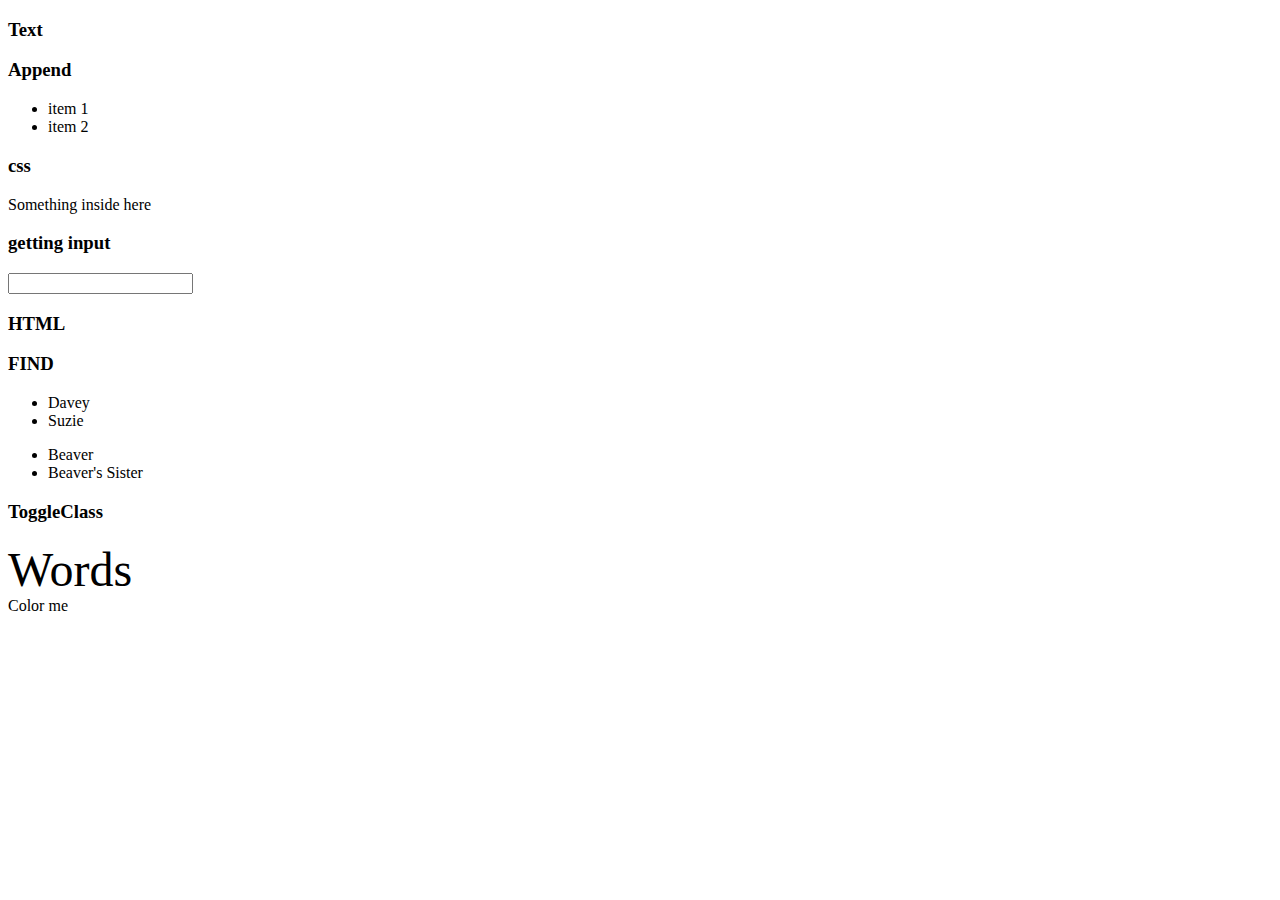
<file: Week-02/Day_04/jQuery_lecture_part1/index.html>
<!DOCTYPE html>
<html>
<head>
<script src="https://code.jquery.com/jquery-2.1.4.js"></script>
  <meta charset="utf-8">
  <meta name="viewport" content="width=device-width">
  <link rel="stylesheet" href="style.css"></link>

  <title>JS Bin</title>
</head>
<body>

  <div id="app"></div>

  <h3>Text</h3>
  <div class="one"></div>

  <h3>Append</h3>
  <ul class="two">
    <li>item 1</li>
    <li>item 2</li>
  </ul>

  <h3>css</h3>
  <div class="three">Something inside here</div>

  <h3>getting input</h3>
  <input class="typer"></input>

  <h3>HTML</h3>
  <div class="four"></div>

  <h3>FIND</h3>
  <div class="Grandpa">
    <div class="Dad">
      <ul class="ChildrenfromFirstMarriage">
        <li>
          <div>Davey</div></li>
      <li>Suzie</li>
      </ul>
    </div>
    <div class="Mom">
      <ul class="ChildrenfromFirstMarriage">
        <li>Beaver</li>
        <li>Beaver's Sister</li>
      </ul>
    </div>
  </div>

  <H3>ToggleClass</h3>
  <div class="big">Words</div>

  <div class="colorme">Color me</div>
</body>
</html>
</file>
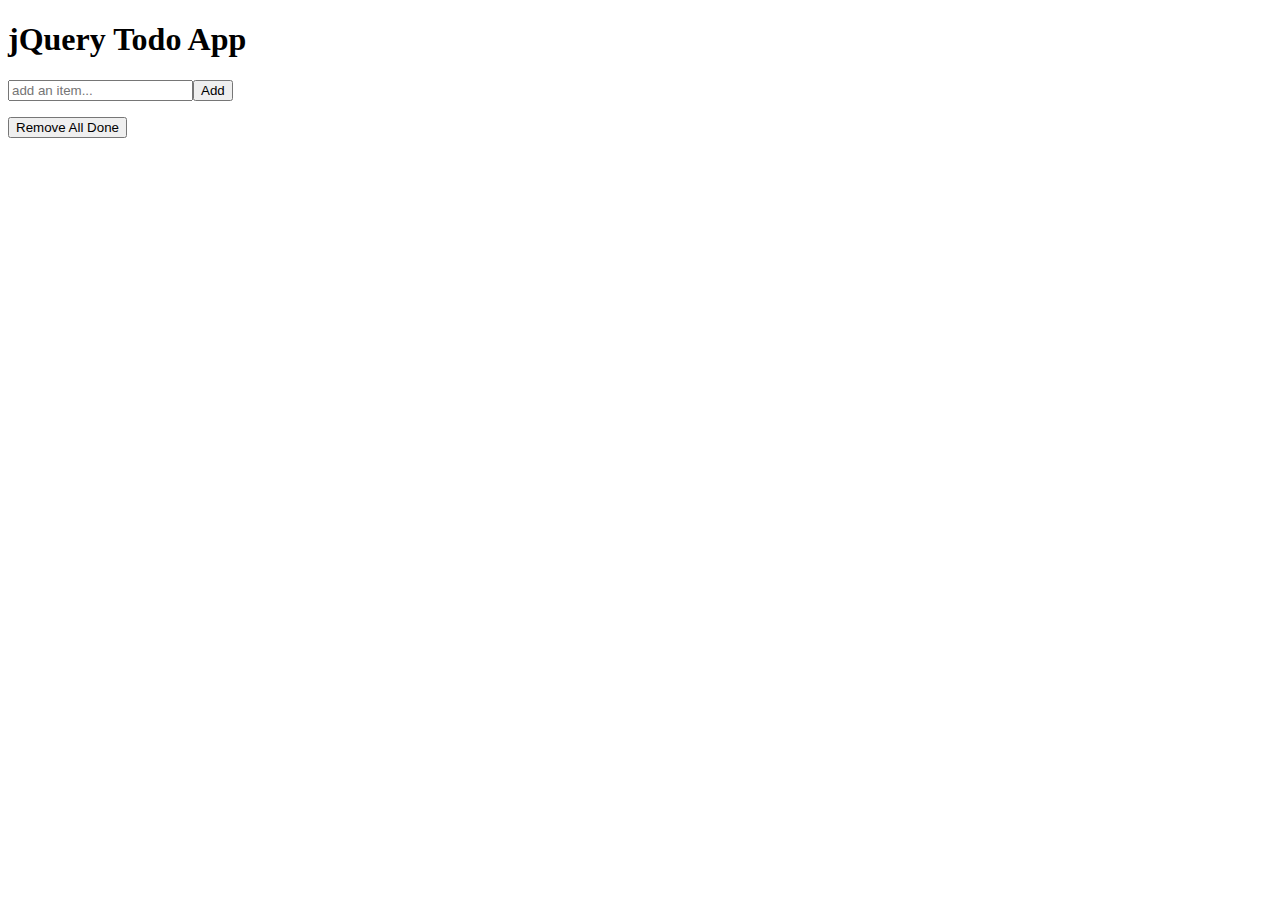
<file: Week-02/Day_04/jQuery_lecture_ToDoApp/index.html>
<!DOCTYPE html>
<html>
<head>
    <meta charset="utf-8">
    <title>Todo</title>
    <link rel="stylesheet" href="styles2.css"></link>
</head>
<body>
    <div id="todoApp"></div>
​
   <script src="https://code.jquery.com/jquery-2.1.4.js"></script>
   <script src="todo.js"></script>
</body>
</html>
</file>
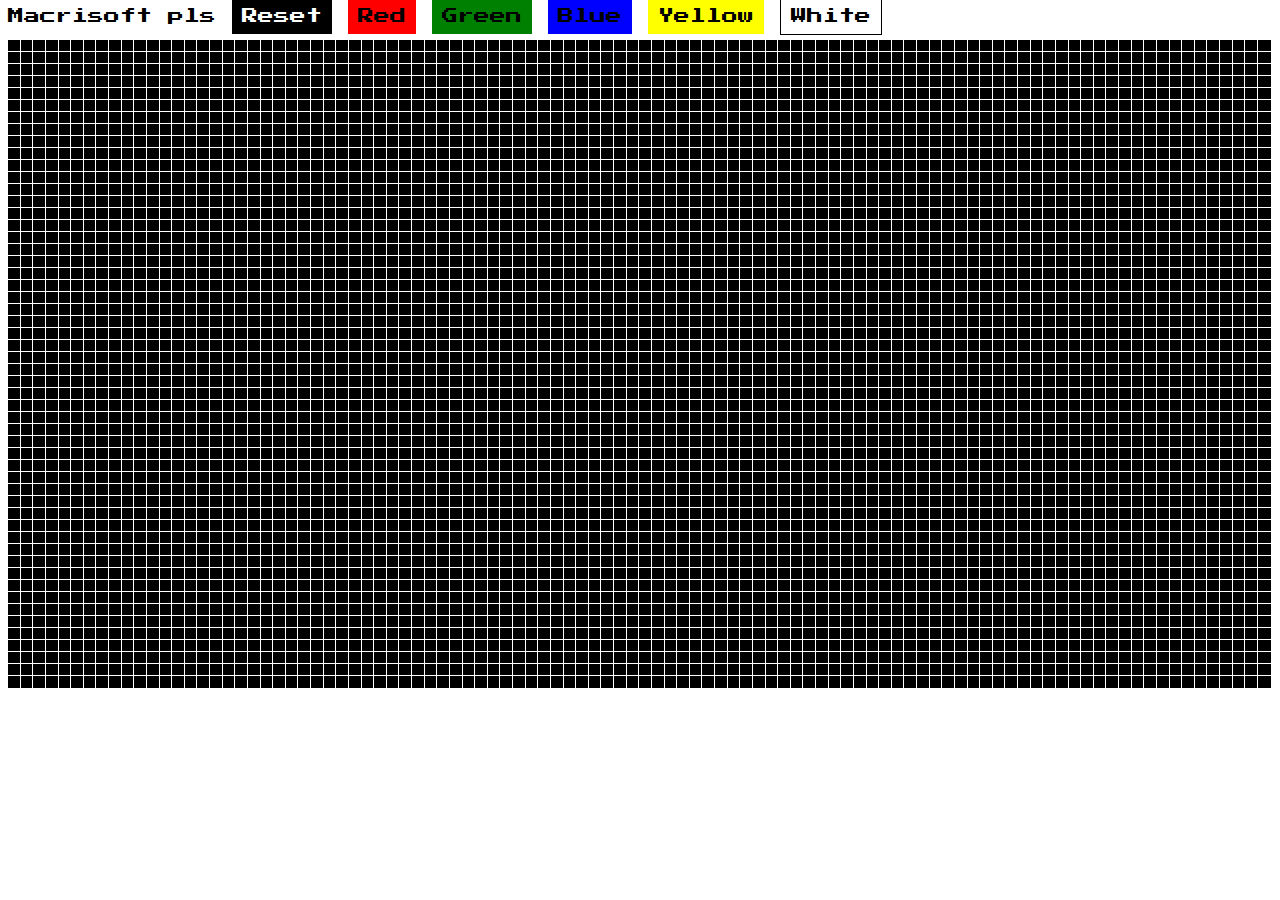
<file: Week-02/Day_04/mini-paint/index.html>
<html>
<head>
  <title>Interface</title>
  <link rel="stylesheet" type="text/css" href="style.css">
  <link href='http://fonts.googleapis.com/css?family=Press+Start+2P' rel='stylesheet' type='text/css'>
</head>
<body>
  <header>
    Macrisoft pls 
    <span id="reset" class="pallette-black">Reset</span>
    <a href="#red" id="red"><span class="pallette-red">Red</span></a>
    <a href="#green" id="green"><span class="pallette-green">Green</span></a>
    <a href="#blue" id="blue"><span class="pallette-blue">Blue</span></a>
    <a href="#yellow" id="yellow"><span class="pallette-yellow">Yellow</span></a>
    <a href="#white" id="white"><span class="pallette-white">White</span></a>
  </header>
  <hr>
  <div>
    <div class="box"></div>
    <div class="box"></div>
    <div class="box"></div>
    <div class="box"></div>
    <div class="box"></div>
    <div class="box"></div>
    <div class="box"></div>
    <div class="box"></div>
    <div class="box"></div>
    <div class="box"></div>
    <div class="box"></div>
    <div class="box"></div>
    <div class="box"></div>
    <div class="box"></div>
    <div class="box"></div>
    <div class="box"></div>
    <div class="box"></div>
    <div class="box"></div>
    <div class="box"></div>
    <div class="box"></div>
    <div class="box"></div>
    <div class="box"></div>
    <div class="box"></div>
    <div class="box"></div>
    <div class="box"></div>
    <div class="box"></div>
    <div class="box"></div>
    <div class="box"></div>
    <div class="box"></div>
    <div class="box"></div>
    <div class="box"></div>
    <div class="box"></div>
    <div class="box"></div>
    <div class="box"></div>
    <div class="box"></div>
    <div class="box"></div>
    <div class="box"></div>
    <div class="box"></div>
    <div class="box"></div>
    <div class="box"></div>
    <div class="box"></div>
    <div class="box"></div>
    <div class="box"></div>
    <div class="box"></div>
    <div class="box"></div>
    <div class="box"></div>
    <div class="box"></div>
    <div class="box"></div>
    <div class="box"></div>
    <div class="box"></div>
    <div class="box"></div>
    <div class="box"></div>
    <div class="box"></div>
    <div class="box"></div>
    <div class="box"></div>
    <div class="box"></div>
    <div class="box"></div>
    <div class="box"></div>
    <div class="box"></div>
    <div class="box"></div>
    <div class="box"></div>
    <div class="box"></div>
    <div class="box"></div>
    <div class="box"></div>
    <div class="box"></div>
    <div class="box"></div>
    <div class="box"></div>
    <div class="box"></div>
    <div class="box"></div>
    <div class="box"></div>
    <div class="box"></div>
    <div class="box"></div>
    <div class="box"></div>
    <div class="box"></div>
    <div class="box"></div>
    <div class="box"></div>
    <div class="box"></div>
    <div class="box"></div>
    <div class="box"></div>
    <div class="box"></div>
    <div class="box"></div>
    <div class="box"></div>
    <div class="box"></div>
    <div class="box"></div>
    <div class="box"></div>
    <div class="box"></div>
    <div class="box"></div>
    <div class="box"></div>
    <div class="box"></div>
    <div class="box"></div>
    <div class="box"></div>
    <div class="box"></div>
    <div class="box"></div>
    <div class="box"></div>
    <div class="box"></div>
    <div class="box"></div>
    <div class="box"></div>
    <div class="box"></div>
    <div class="box"></div>
    <div class="box"></div>
    <div class="box"></div>
    <div class="box"></div>
    <div class="box"></div>
    <div class="box"></div>
    <div class="box"></div>
    <div class="box"></div>
    <div class="box"></div>
    <div class="box"></div>
    <div class="box"></div>
    <div class="box"></div>
    <div class="box"></div>
    <div class="box"></div>
    <div class="box"></div>
    <div class="box"></div>
    <div class="box"></div>
    <div class="box"></div>
    <div class="box"></div>
    <div class="box"></div>
    <div class="box"></div>
    <div class="box"></div>
    <div class="box"></div>
    <div class="box"></div>
    <div class="box"></div>
    <div class="box"></div>
    <div class="box"></div>
    <div class="box"></div>
    <div class="box"></div>
    <div class="box"></div>
    <div class="box"></div>
    <div class="box"></div>
    <div class="box"></div>
    <div class="box"></div>
    <div class="box"></div>
    <div class="box"></div>
    <div class="box"></div>
    <div class="box"></div>
    <div class="box"></div>
    <div class="box"></div>
    <div class="box"></div>
    <div class="box"></div>
    <div class="box"></div>
    <div class="box"></div>
    <div class="box"></div>
    <div class="box"></div>
    <div class="box"></div>
    <div class="box"></div>
    <div class="box"></div>
    <div class="box"></div>
    <div class="box"></div>
    <div class="box"></div>
    <div class="box"></div>
    <div class="box"></div>
    <div class="box"></div>
    <div class="box"></div>
    <div class="box"></div>
    <div class="box"></div>
    <div class="box"></div>
    <div class="box"></div>
    <div class="box"></div>
    <div class="box"></div>
    <div class="box"></div>
    <div class="box"></div>
    <div class="box"></div>
    <div class="box"></div>
    <div class="box"></div>
    <div class="box"></div>
    <div class="box"></div>
    <div class="box"></div>
    <div class="box"></div>
    <div class="box"></div>
    <div class="box"></div>
    <div class="box"></div>
    <div class="box"></div>
    <div class="box"></div>
    <div class="box"></div>
    <div class="box"></div>
    <div class="box"></div>
    <div class="box"></div>
    <div class="box"></div>
    <div class="box"></div>
    <div class="box"></div>
    <div class="box"></div>
    <div class="box"></div>
    <div class="box"></div>
    <div class="box"></div>
    <div class="box"></div>
    <div class="box"></div>
    <div class="box"></div>
    <div class="box"></div>
    <div class="box"></div>
    <div class="box"></div>
    <div class="box"></div>
    <div class="box"></div>
    <div class="box"></div>
    <div class="box"></div>
    <div class="box"></div>
    <div class="box"></div>
    <div class="box"></div>
    <div class="box"></div>
    <div class="box"></div>
    <div class="box"></div>
    <div class="box"></div>
    <div class="box"></div>
    <div class="box"></div>
    <div class="box"></div>
    <div class="box"></div>
    <div class="box"></div>
    <div class="box"></div>
    <div class="box"></div>
    <div class="box"></div>
    <div class="box"></div>
    <div class="box"></div>
    <div class="box"></div>
    <div class="box"></div>
    <div class="box"></div>
    <div class="box"></div>
    <div class="box"></div>
    <div class="box"></div>
    <div class="box"></div>
    <div class="box"></div>
    <div class="box"></div>
    <div class="box"></div>
    <div class="box"></div>
    <div class="box"></div>
    <div class="box"></div>
    <div class="box"></div>
    <div class="box"></div>
    <div class="box"></div>
    <div class="box"></div>
    <div class="box"></div>
    <div class="box"></div>
    <div class="box"></div>
    <div class="box"></div>
    <div class="box"></div>
    <div class="box"></div>
    <div class="box"></div>
    <div class="box"></div>
    <div class="box"></div>
    <div class="box"></div>
    <div class="box"></div>
    <div class="box"></div>
    <div class="box"></div>
    <div class="box"></div>
    <div class="box"></div>
    <div class="box"></div>
    <div class="box"></div>
    <div class="box"></div>
    <div class="box"></div>
    <div class="box"></div>
    <div class="box"></div>
    <div class="box"></div>
    <div class="box"></div>
    <div class="box"></div>
    <div class="box"></div>
    <div class="box"></div>
    <div class="box"></div>
    <div class="box"></div>
    <div class="box"></div>
    <div class="box"></div>
    <div class="box"></div>
    <div class="box"></div>
    <div class="box"></div>
    <div class="box"></div>
    <div class="box"></div>
    <div class="box"></div>
    <div class="box"></div>
    <div class="box"></div>
    <div class="box"></div>
    <div class="box"></div>
    <div class="box"></div>
    <div class="box"></div>
    <div class="box"></div>
    <div class="box"></div>
    <div class="box"></div>
    <div class="box"></div>
    <div class="box"></div>
    <div class="box"></div>
    <div class="box"></div>
    <div class="box"></div>
    <div class="box"></div>
    <div class="box"></div>
    <div class="box"></div>
    <div class="box"></div>
    <div class="box"></div>
    <div class="box"></div>
    <div class="box"></div>
    <div class="box"></div>
    <div class="box"></div>
    <div class="box"></div>
    <div class="box"></div>
    <div class="box"></div>
    <div class="box"></div>
    <div class="box"></div>
    <div class="box"></div>
    <div class="box"></div>
    <div class="box"></div>
    <div class="box"></div>
    <div class="box"></div>
    <div class="box"></div>
    <div class="box"></div>
    <div class="box"></div>
    <div class="box"></div>
    <div class="box"></div>
    <div class="box"></div>
    <div class="box"></div>
    <div class="box"></div>
    <div class="box"></div>
    <div class="box"></div>
    <div class="box"></div>
    <div class="box"></div>
    <div class="box"></div>
    <div class="box"></div>
    <div class="box"></div>
    <div class="box"></div>
    <div class="box"></div>
    <div class="box"></div>
    <div class="box"></div>
    <div class="box"></div>
    <div class="box"></div>
    <div class="box"></div>
    <div class="box"></div>
    <div class="box"></div>
    <div class="box"></div>
    <div class="box"></div>
    <div class="box"></div>
    <div class="box"></div>
    <div class="box"></div>
    <div class="box"></div>
    <div class="box"></div>
    <div class="box"></div>
    <div class="box"></div>
    <div class="box"></div>
    <div class="box"></div>
    <div class="box"></div>
    <div class="box"></div>
    <div class="box"></div>
    <div class="box"></div>
    <div class="box"></div>
    <div class="box"></div>
    <div class="box"></div>
    <div class="box"></div>
    <div class="box"></div>
    <div class="box"></div>
    <div class="box"></div>
    <div class="box"></div>
    <div class="box"></div>
    <div class="box"></div>
    <div class="box"></div>
    <div class="box"></div>
    <div class="box"></div>
    <div class="box"></div>
    <div class="box"></div>
    <div class="box"></div>
    <div class="box"></div>
    <div class="box"></div>
    <div class="box"></div>
    <div class="box"></div>
    <div class="box"></div>
    <div class="box"></div>
    <div class="box"></div>
    <div class="box"></div>
    <div class="box"></div>
    <div class="box"></div>
    <div class="box"></div>
    <div class="box"></div>
    <div class="box"></div>
    <div class="box"></div>
    <div class="box"></div>
    <div class="box"></div>
    <div class="box"></div>
    <div class="box"></div>
    <div class="box"></div>
    <div class="box"></div>
    <div class="box"></div>
    <div class="box"></div>
    <div class="box"></div>
    <div class="box"></div>
    <div class="box"></div>
    <div class="box"></div>
    <div class="box"></div>
    <div class="box"></div>
    <div class="box"></div>
    <div class="box"></div>
    <div class="box"></div>
    <div class="box"></div>
    <div class="box"></div>
    <div class="box"></div>
    <div class="box"></div>
    <div class="box"></div>
    <div class="box"></div>
    <div class="box"></div>
    <div class="box"></div>
    <div class="box"></div>
    <div class="box"></div>
    <div class="box"></div>
    <div class="box"></div>
    <div class="box"></div>
    <div class="box"></div>
    <div class="box"></div>
    <div class="box"></div>
    <div class="box"></div>
    <div class="box"></div>
    <div class="box"></div>
    <div class="box"></div>
    <div class="box"></div>
    <div class="box"></div>
    <div class="box"></div>
    <div class="box"></div>
    <div class="box"></div>
    <div class="box"></div>
    <div class="box"></div>
    <div class="box"></div>
    <div class="box"></div>
    <div class="box"></div>
    <div class="box"></div>
    <div class="box"></div>
    <div class="box"></div>
    <div class="box"></div>
    <div class="box"></div>
    <div class="box"></div>
    <div class="box"></div>
    <div class="box"></div>
    <div class="box"></div>
    <div class="box"></div>
    <div class="box"></div>
    <div class="box"></div>
    <div class="box"></div>
    <div class="box"></div>
    <div class="box"></div>
    <div class="box"></div>
    <div class="box"></div>
    <div class="box"></div>
    <div class="box"></div>
    <div class="box"></div>
    <div class="box"></div>
    <div class="box"></div>
    <div class="box"></div>
    <div class="box"></div>
    <div class="box"></div>
    <div class="box"></div>
    <div class="box"></div>
    <div class="box"></div>
    <div class="box"></div>
    <div class="box"></div>
    <div class="box"></div>
    <div class="box"></div>
    <div class="box"></div>
    <div class="box"></div>
    <div class="box"></div>
    <div class="box"></div>
    <div class="box"></div>
    <div class="box"></div>
    <div class="box"></div>
    <div class="box"></div>
    <div class="box"></div>
    <div class="box"></div>
    <div class="box"></div>
    <div class="box"></div>
    <div class="box"></div>
    <div class="box"></div>
    <div class="box"></div>
    <div class="box"></div>
    <div class="box"></div>
    <div class="box"></div>
    <div class="box"></div>
    <div class="box"></div>
    <div class="box"></div>
    <div class="box"></div>
    <div class="box"></div>
    <div class="box"></div>
    <div class="box"></div>
    <div class="box"></div>
    <div class="box"></div>
    <div class="box"></div>
    <div class="box"></div>
    <div class="box"></div>
    <div class="box"></div>
    <div class="box"></div>
    <div class="box"></div>
    <div class="box"></div>
    <div class="box"></div>
    <div class="box"></div>
    <div class="box"></div>
    <div class="box"></div>
    <div class="box"></div>
    <div class="box"></div>
    <div class="box"></div>
    <div class="box"></div>
    <div class="box"></div>
    <div class="box"></div>
    <div class="box"></div>
    <div class="box"></div>
    <div class="box"></div>
    <div class="box"></div>
    <div class="box"></div>
    <div class="box"></div>
    <div class="box"></div>
    <div class="box"></div>
    <div class="box"></div>
    <div class="box"></div>
    <div class="box"></div>
    <div class="box"></div>
    <div class="box"></div>
    <div class="box"></div>
    <div class="box"></div>
    <div class="box"></div>
    <div class="box"></div>
    <div class="box"></div>
    <div class="box"></div>
    <div class="box"></div>
    <div class="box"></div>
    <div class="box"></div>
    <div class="box"></div>
    <div class="box"></div>
    <div class="box"></div>
    <div class="box"></div>
    <div class="box"></div>
    <div class="box"></div>
    <div class="box"></div>
    <div class="box"></div>
    <div class="box"></div>
    <div class="box"></div>
    <div class="box"></div>
    <div class="box"></div>
    <div class="box"></div>
    <div class="box"></div>
    <div class="box"></div>
    <div class="box"></div>
    <div class="box"></div>
    <div class="box"></div>
    <div class="box"></div>
    <div class="box"></div>
    <div class="box"></div>
    <div class="box"></div>
    <div class="box"></div>
    <div class="box"></div>
    <div class="box"></div>
    <div class="box"></div>
    <div class="box"></div>
    <div class="box"></div>
    <div class="box"></div>
    <div class="box"></div>
    <div class="box"></div>
    <div class="box"></div>
    <div class="box"></div>
    <div class="box"></div>
    <div class="box"></div>
    <div class="box"></div>
    <div class="box"></div>
    <div class="box"></div>
    <div class="box"></div>
    <div class="box"></div>
    <div class="box"></div>
    <div class="box"></div>
    <div class="box"></div>
    <div class="box"></div>
    <div class="box"></div>
    <div class="box"></div>
    <div class="box"></div>
    <div class="box"></div>
    <div class="box"></div>
    <div class="box"></div>
    <div class="box"></div>
    <div class="box"></div>
    <div class="box"></div>
    <div class="box"></div>
    <div class="box"></div>
    <div class="box"></div>
    <div class="box"></div>
    <div class="box"></div>
    <div class="box"></div>
    <div class="box"></div>
    <div class="box"></div>
    <div class="box"></div>
    <div class="box"></div>
    <div class="box"></div>
    <div class="box"></div>
    <div class="box"></div>
    <div class="box"></div>
    <div class="box"></div>
    <div class="box"></div>
    <div class="box"></div>
    <div class="box"></div>
    <div class="box"></div>
    <div class="box"></div>
    <div class="box"></div>
    <div class="box"></div>
    <div class="box"></div>
    <div class="box"></div>
    <div class="box"></div>
    <div class="box"></div>
    <div class="box"></div>
    <div class="box"></div>
    <div class="box"></div>
    <div class="box"></div>
    <div class="box"></div>
    <div class="box"></div>
    <div class="box"></div>
    <div class="box"></div>
    <div class="box"></div>
    <div class="box"></div>
    <div class="box"></div>
    <div class="box"></div>
    <div class="box"></div>
    <div class="box"></div>
    <div class="box"></div>
    <div class="box"></div>
    <div class="box"></div>
    <div class="box"></div>
    <div class="box"></div>
    <div class="box"></div>
    <div class="box"></div>
    <div class="box"></div>
    <div class="box"></div>
    <div class="box"></div>
    <div class="box"></div>
    <div class="box"></div>
    <div class="box"></div>
    <div class="box"></div>
    <div class="box"></div>
    <div class="box"></div>
    <div class="box"></div>
    <div class="box"></div>
    <div class="box"></div>
    <div class="box"></div>
    <div class="box"></div>
    <div class="box"></div>
    <div class="box"></div>
    <div class="box"></div>
    <div class="box"></div>
    <div class="box"></div>
    <div class="box"></div>
    <div class="box"></div>
    <div class="box"></div>
    <div class="box"></div>
    <div class="box"></div>
    <div class="box"></div>
    <div class="box"></div>
    <div class="box"></div>
    <div class="box"></div>
    <div class="box"></div>
    <div class="box"></div>
    <div class="box"></div>
    <div class="box"></div>
    <div class="box"></div>
    <div class="box"></div>
    <div class="box"></div>
    <div class="box"></div>
    <div class="box"></div>
    <div class="box"></div>
    <div class="box"></div>
    <div class="box"></div>
    <div class="box"></div>
    <div class="box"></div>
    <div class="box"></div>
    <div class="box"></div>
    <div class="box"></div>
    <div class="box"></div>
    <div class="box"></div>
    <div class="box"></div>
    <div class="box"></div>
    <div class="box"></div>
    <div class="box"></div>
    <div class="box"></div>
    <div class="box"></div>
    <div class="box"></div>
    <div class="box"></div>
    <div class="box"></div>
    <div class="box"></div>
    <div class="box"></div>
    <div class="box"></div>
    <div class="box"></div>
    <div class="box"></div>
    <div class="box"></div>
    <div class="box"></div>
    <div class="box"></div>
    <div class="box"></div>
    <div class="box"></div>
    <div class="box"></div>
    <div class="box"></div>
    <div class="box"></div>
    <div class="box"></div>
    <div class="box"></div>
    <div class="box"></div>
    <div class="box"></div>
    <div class="box"></div>
    <div class="box"></div>
    <div class="box"></div>
    <div class="box"></div>
    <div class="box"></div>
    <div class="box"></div>
    <div class="box"></div>
    <div class="box"></div>
    <div class="box"></div>
    <div class="box"></div>
    <div class="box"></div>
    <div class="box"></div>
    <div class="box"></div>
    <div class="box"></div>
    <div class="box"></div>
    <div class="box"></div>
    <div class="box"></div>
    <div class="box"></div>
    <div class="box"></div>
    <div class="box"></div>
    <div class="box"></div>
    <div class="box"></div>
    <div class="box"></div>
    <div class="box"></div>
    <div class="box"></div>
    <div class="box"></div>
    <div class="box"></div>
    <div class="box"></div>
    <div class="box"></div>
    <div class="box"></div>
    <div class="box"></div>
    <div class="box"></div>
    <div class="box"></div>
    <div class="box"></div>
    <div class="box"></div>
    <div class="box"></div>
    <div class="box"></div>
    <div class="box"></div>
    <div class="box"></div>
    <div class="box"></div>
    <div class="box"></div>
    <div class="box"></div>
    <div class="box"></div>
    <div class="box"></div>
    <div class="box"></div>
    <div class="box"></div>
    <div class="box"></div>
    <div class="box"></div>
    <div class="box"></div>
    <div class="box"></div>
    <div class="box"></div>
    <div class="box"></div>
    <div class="box"></div>
    <div class="box"></div>
    <div class="box"></div>
    <div class="box"></div>
    <div class="box"></div>
    <div class="box"></div>
    <div class="box"></div>
    <div class="box"></div>
    <div class="box"></div>
    <div class="box"></div>
    <div class="box"></div>
    <div class="box"></div>
    <div class="box"></div>
    <div class="box"></div>
    <div class="box"></div>
    <div class="box"></div>
    <div class="box"></div>
    <div class="box"></div>
    <div class="box"></div>
    <div class="box"></div>
    <div class="box"></div>
    <div class="box"></div>
    <div class="box"></div>
    <div class="box"></div>
    <div class="box"></div>
    <div class="box"></div>
    <div class="box"></div>
    <div class="box"></div>
    <div class="box"></div>
    <div class="box"></div>
    <div class="box"></div>
    <div class="box"></div>
    <div class="box"></div>
    <div class="box"></div>
    <div class="box"></div>
    <div class="box"></div>
    <div class="box"></div>
    <div class="box"></div>
    <div class="box"></div>
    <div class="box"></div>
    <div class="box"></div>
    <div class="box"></div>
    <div class="box"></div>
    <div class="box"></div>
    <div class="box"></div>
    <div class="box"></div>
    <div class="box"></div>
    <div class="box"></div>
    <div class="box"></div>
    <div class="box"></div>
    <div class="box"></div>
    <div class="box"></div>
    <div class="box"></div>
    <div class="box"></div>
    <div class="box"></div>
    <div class="box"></div>
    <div class="box"></div>
    <div class="box"></div>
    <div class="box"></div>
    <div class="box"></div>
    <div class="box"></div>
    <div class="box"></div>
    <div class="box"></div>
    <div class="box"></div>
    <div class="box"></div>
    <div class="box"></div>
    <div class="box"></div>
    <div class="box"></div>
    <div class="box"></div>
    <div class="box"></div>
    <div class="box"></div>
    <div class="box"></div>
    <div class="box"></div>
    <div class="box"></div>
    <div class="box"></div>
    <div class="box"></div>
    <div class="box"></div>
    <div class="box"></div>
    <div class="box"></div>
    <div class="box"></div>
    <div class="box"></div>
    <div class="box"></div>
    <div class="box"></div>
    <div class="box"></div>
    <div class="box"></div>
    <div class="box"></div>
    <div class="box"></div>
    <div class="box"></div>
    <div class="box"></div>
    <div class="box"></div>
    <div class="box"></div>
    <div class="box"></div>
    <div class="box"></div>
    <div class="box"></div>
    <div class="box"></div>
    <div class="box"></div>
    <div class="box"></div>
    <div class="box"></div>
    <div class="box"></div>
    <div class="box"></div>
    <div class="box"></div>
    <div class="box"></div>
    <div class="box"></div>
    <div class="box"></div>
    <div class="box"></div>
    <div class="box"></div>
    <div class="box"></div>
    <div class="box"></div>
    <div class="box"></div>
    <div class="box"></div>
    <div class="box"></div>
    <div class="box"></div>
    <div class="box"></div>
    <div class="box"></div>
    <div class="box"></div>
    <div class="box"></div>
    <div class="box"></div>
    <div class="box"></div>
    <div class="box"></div>
    <div class="box"></div>
    <div class="box"></div>
    <div class="box"></div>
    <div class="box"></div>
    <div class="box"></div>
    <div class="box"></div>
    <div class="box"></div>
    <div class="box"></div>
    <div class="box"></div>
    <div class="box"></div>
    <div class="box"></div>
    <div class="box"></div>
    <div class="box"></div>
    <div class="box"></div>
    <div class="box"></div>
    <div class="box"></div>
    <div class="box"></div>
    <div class="box"></div>
    <div class="box"></div>
    <div class="box"></div>
    <div class="box"></div>
    <div class="box"></div>
    <div class="box"></div>
    <div class="box"></div>
    <div class="box"></div>
    <div class="box"></div>
    <div class="box"></div>
    <div class="box"></div>
    <div class="box"></div>
    <div class="box"></div>
    <div class="box"></div>
    <div class="box"></div>
    <div class="box"></div>
    <div class="box"></div>
    <div class="box"></div>
    <div class="box"></div>
    <div class="box"></div>
    <div class="box"></div>
    <div class="box"></div>
    <div class="box"></div>
    <div class="box"></div>
    <div class="box"></div>
    <div class="box"></div>
    <div class="box"></div>
    <div class="box"></div>
    <div class="box"></div>
    <div class="box"></div>
    <div class="box"></div>
    <div class="box"></div>
    <div class="box"></div>
    <div class="box"></div>
    <div class="box"></div>
    <div class="box"></div>
    <div class="box"></div>
    <div class="box"></div>
    <div class="box"></div>
    <div class="box"></div>
    <div class="box"></div>
    <div class="box"></div>
    <div class="box"></div>
    <div class="box"></div>
    <div class="box"></div>
    <div class="box"></div>
    <div class="box"></div>
    <div class="box"></div>
    <div class="box"></div>
    <div class="box"></div>
    <div class="box"></div>
    <div class="box"></div>
    <div class="box"></div>
    <div class="box"></div>
    <div class="box"></div>
    <div class="box"></div>
    <div class="box"></div>
    <div class="box"></div>
    <div class="box"></div>
    <div class="box"></div>
    <div class="box"></div>
    <div class="box"></div>
    <div class="box"></div>
    <div class="box"></div>
    <div class="box"></div>
    <div class="box"></div>
    <div class="box"></div>
    <div class="box"></div>
    <div class="box"></div>
    <div class="box"></div>
    <div class="box"></div>
    <div class="box"></div>
    <div class="box"></div>
    <div class="box"></div>
    <div class="box"></div>
    <div class="box"></div>
    <div class="box"></div>
    <div class="box"></div>
    <div class="box"></div>
    <div class="box"></div>
    <div class="box"></div>
    <div class="box"></div>
    <div class="box"></div>
    <div class="box"></div>
    <div class="box"></div>
    <div class="box"></div>
    <div class="box"></div>
    <div class="box"></div>
    <div class="box"></div>
    <div class="box"></div>
    <div class="box"></div>
    <div class="box"></div>
    <div class="box"></div>
    <div class="box"></div>
    <div class="box"></div>
    <div class="box"></div>
    <div class="box"></div>
    <div class="box"></div>
    <div class="box"></div>
    <div class="box"></div>
    <div class="box"></div>
    <div class="box"></div>
    <div class="box"></div>
    <div class="box"></div>
    <div class="box"></div>
    <div class="box"></div>
    <div class="box"></div>
    <div class="box"></div>
    <div class="box"></div>
    <div class="box"></div>
    <div class="box"></div>
    <div class="box"></div>
    <div class="box"></div>
    <div class="box"></div>
    <div class="box"></div>
    <div class="box"></div>
    <div class="box"></div>
    <div class="box"></div>
    <div class="box"></div>
    <div class="box"></div>
    <div class="box"></div>
    <div class="box"></div>
    <div class="box"></div>
    <div class="box"></div>
    <div class="box"></div>
    <div class="box"></div>
    <div class="box"></div>
    <div class="box"></div>
    <div class="box"></div>
    <div class="box"></div>
    <div class="box"></div>
    <div class="box"></div>
    <div class="box"></div>
    <div class="box"></div>
    <div class="box"></div>
    <div class="box"></div>
    <div class="box"></div>
    <div class="box"></div>
    <div class="box"></div>
    <div class="box"></div>
    <div class="box"></div>
    <div class="box"></div>
    <div class="box"></div>
    <div class="box"></div>
    <div class="box"></div>
    <div class="box"></div>
    <div class="box"></div>
    <div class="box"></div>
    <div class="box"></div>
    <div class="box"></div>
    <div class="box"></div>
    <div class="box"></div>
    <div class="box"></div>
    <div class="box"></div>
    <div class="box"></div>
    <div class="box"></div>
    <div class="box"></div>
    <div class="box"></div>
    <div class="box"></div>
    <div class="box"></div>
    <div class="box"></div>
    <div class="box"></div>
    <div class="box"></div>
    <div class="box"></div>
    <div class="box"></div>
    <div class="box"></div>
    <div class="box"></div>
    <div class="box"></div>
    <div class="box"></div>
    <div class="box"></div>
    <div class="box"></div>
    <div class="box"></div>
    <div class="box"></div>
    <div class="box"></div>
    <div class="box"></div>
    <div class="box"></div>
    <div class="box"></div>
    <div class="box"></div>
    <div class="box"></div>
    <div class="box"></div>
    <div class="box"></div>
    <div class="box"></div>
    <div class="box"></div>
    <div class="box"></div>
    <div class="box"></div>
    <div class="box"></div>
    <div class="box"></div>
    <div class="box"></div>
    <div class="box"></div>
    <div class="box"></div>
    <div class="box"></div>
    <div class="box"></div>
    <div class="box"></div>
    <div class="box"></div>
    <div class="box"></div>
    <div class="box"></div>
    <div class="box"></div>
    <div class="box"></div>
    <div class="box"></div>
    <div class="box"></div>
    <div class="box"></div>
    <div class="box"></div>
    <div class="box"></div>
    <div class="box"></div>
    <div class="box"></div>
    <div class="box"></div>
    <div class="box"></div>
    <div class="box"></div>
    <div class="box"></div>
    <div class="box"></div>
    <div class="box"></div>
    <div class="box"></div>
    <div class="box"></div>
    <div class="box"></div>
    <div class="box"></div>
    <div class="box"></div>
    <div class="box"></div>
    <div class="box"></div>
    <div class="box"></div>
    <div class="box"></div>
    <div class="box"></div>
    <div class="box"></div>
    <div class="box"></div>
    <div class="box"></div>
    <div class="box"></div>
    <div class="box"></div>
    <div class="box"></div>
    <div class="box"></div>
    <div class="box"></div>
    <div class="box"></div>
    <div class="box"></div>
    <div class="box"></div>
    <div class="box"></div>
    <div class="box"></div>
    <div class="box"></div>
    <div class="box"></div>
    <div class="box"></div>
    <div class="box"></div>
    <div class="box"></div>
    <div class="box"></div>
    <div class="box"></div>
    <div class="box"></div>
    <div class="box"></div>
    <div class="box"></div>
    <div class="box"></div>
    <div class="box"></div>
    <div class="box"></div>
    <div class="box"></div>
    <div class="box"></div>
    <div class="box"></div>
    <div class="box"></div>
    <div class="box"></div>
    <div class="box"></div>
    <div class="box"></div>
    <div class="box"></div>
    <div class="box"></div>
    <div class="box"></div>
    <div class="box"></div>
    <div class="box"></div>
    <div class="box"></div>
    <div class="box"></div>
    <div class="box"></div>
    <div class="box"></div>
    <div class="box"></div>
    <div class="box"></div>
    <div class="box"></div>
    <div class="box"></div>
    <div class="box"></div>
    <div class="box"></div>
    <div class="box"></div>
    <div class="box"></div>
    <div class="box"></div>
    <div class="box"></div>
    <div class="box"></div>
    <div class="box"></div>
    <div class="box"></div>
    <div class="box"></div>
    <div class="box"></div>
    <div class="box"></div>
    <div class="box"></div>
    <div class="box"></div>
    <div class="box"></div>
    <div class="box"></div>
    <div class="box"></div>
    <div class="box"></div>
    <div class="box"></div>
    <div class="box"></div>
    <div class="box"></div>
    <div class="box"></div>
    <div class="box"></div>
    <div class="box"></div>
    <div class="box"></div>
    <div class="box"></div>
    <div class="box"></div>
    <div class="box"></div>
    <div class="box"></div>
    <div class="box"></div>
    <div class="box"></div>
    <div class="box"></div>
    <div class="box"></div>
    <div class="box"></div>
    <div class="box"></div>
    <div class="box"></div>
    <div class="box"></div>
    <div class="box"></div>
    <div class="box"></div>
    <div class="box"></div>
    <div class="box"></div>
    <div class="box"></div>
    <div class="box"></div>
    <div class="box"></div>
    <div class="box"></div>
    <div class="box"></div>
    <div class="box"></div>
    <div class="box"></div>
    <div class="box"></div>
    <div class="box"></div>
    <div class="box"></div>
    <div class="box"></div>
    <div class="box"></div>
    <div class="box"></div>
    <div class="box"></div>
    <div class="box"></div>
    <div class="box"></div>
    <div class="box"></div>
    <div class="box"></div>
    <div class="box"></div>
    <div class="box"></div>
    <div class="box"></div>
    <div class="box"></div>
    <div class="box"></div>
    <div class="box"></div>
    <div class="box"></div>
    <div class="box"></div>
    <div class="box"></div>
    <div class="box"></div>
    <div class="box"></div>
    <div class="box"></div>
    <div class="box"></div>
    <div class="box"></div>
    <div class="box"></div>
    <div class="box"></div>
    <div class="box"></div>
    <div class="box"></div>
    <div class="box"></div>
    <div class="box"></div>
    <div class="box"></div>
    <div class="box"></div>
    <div class="box"></div>
    <div class="box"></div>
    <div class="box"></div>
    <div class="box"></div>
    <div class="box"></div>
    <div class="box"></div>
    <div class="box"></div>
    <div class="box"></div>
    <div class="box"></div>
    <div class="box"></div>
    <div class="box"></div>
    <div class="box"></div>
    <div class="box"></div>
    <div class="box"></div>
    <div class="box"></div>
    <div class="box"></div>
    <div class="box"></div>
    <div class="box"></div>
    <div class="box"></div>
    <div class="box"></div>
    <div class="box"></div>
    <div class="box"></div>
    <div class="box"></div>
    <div class="box"></div>
    <div class="box"></div>
    <div class="box"></div>
    <div class="box"></div>
    <div class="box"></div>
    <div class="box"></div>
    <div class="box"></div>
    <div class="box"></div>
    <div class="box"></div>
    <div class="box"></div>
    <div class="box"></div>
    <div class="box"></div>
    <div class="box"></div>
    <div class="box"></div>
    <div class="box"></div>
    <div class="box"></div>
    <div class="box"></div>
    <div class="box"></div>
    <div class="box"></div>
    <div class="box"></div>
    <div class="box"></div>
    <div class="box"></div>
    <div class="box"></div>
    <div class="box"></div>
    <div class="box"></div>
    <div class="box"></div>
    <div class="box"></div>
    <div class="box"></div>
    <div class="box"></div>
    <div class="box"></div>
    <div class="box"></div>
    <div class="box"></div>
    <div class="box"></div>
    <div class="box"></div>
    <div class="box"></div>
    <div class="box"></div>
    <div class="box"></div>
    <div class="box"></div>
    <div class="box"></div>
    <div class="box"></div>
    <div class="box"></div>
    <div class="box"></div>
    <div class="box"></div>
    <div class="box"></div>
    <div class="box"></div>
    <div class="box"></div>
    <div class="box"></div>
    <div class="box"></div>
    <div class="box"></div>
    <div class="box"></div>
    <div class="box"></div>
    <div class="box"></div>
    <div class="box"></div>
    <div class="box"></div>
    <div class="box"></div>
    <div class="box"></div>
    <div class="box"></div>
    <div class="box"></div>
    <div class="box"></div>
    <div class="box"></div>
    <div class="box"></div>
    <div class="box"></div>
    <div class="box"></div>
    <div class="box"></div>
    <div class="box"></div>
    <div class="box"></div>
    <div class="box"></div>
    <div class="box"></div>
    <div class="box"></div>
    <div class="box"></div>
    <div class="box"></div>
    <div class="box"></div>
    <div class="box"></div>
    <div class="box"></div>
    <div class="box"></div>
    <div class="box"></div>
    <div class="box"></div>
    <div class="box"></div>
    <div class="box"></div>
    <div class="box"></div>
    <div class="box"></div>
    <div class="box"></div>
    <div class="box"></div>
    <div class="box"></div>
    <div class="box"></div>
    <div class="box"></div>
    <div class="box"></div>
    <div class="box"></div>
    <div class="box"></div>
    <div class="box"></div>
    <div class="box"></div>
    <div class="box"></div>
    <div class="box"></div>
    <div class="box"></div>
    <div class="box"></div>
    <div class="box"></div>
    <div class="box"></div>
    <div class="box"></div>
    <div class="box"></div>
    <div class="box"></div>
    <div class="box"></div>
    <div class="box"></div>
    <div class="box"></div>
    <div class="box"></div>
    <div class="box"></div>
    <div class="box"></div>
    <div class="box"></div>
    <div class="box"></div>
    <div class="box"></div>
    <div class="box"></div>
    <div class="box"></div>
    <div class="box"></div>
    <div class="box"></div>
    <div class="box"></div>
    <div class="box"></div>
    <div class="box"></div>
    <div class="box"></div>
    <div class="box"></div>
    <div class="box"></div>
    <div class="box"></div>
    <div class="box"></div>
    <div class="box"></div>
    <div class="box"></div>
    <div class="box"></div>
    <div class="box"></div>
    <div class="box"></div>
    <div class="box"></div>
    <div class="box"></div>
    <div class="box"></div>
    <div class="box"></div>
    <div class="box"></div>
    <div class="box"></div>
    <div class="box"></div>
    <div class="box"></div>
    <div class="box"></div>
    <div class="box"></div>
    <div class="box"></div>
    <div class="box"></div>
    <div class="box"></div>
    <div class="box"></div>
    <div class="box"></div>
    <div class="box"></div>
    <div class="box"></div>
    <div class="box"></div>
    <div class="box"></div>
    <div class="box"></div>
    <div class="box"></div>
    <div class="box"></div>
    <div class="box"></div>
    <div class="box"></div>
    <div class="box"></div>
    <div class="box"></div>
    <div class="box"></div>
    <div class="box"></div>
    <div class="box"></div>
    <div class="box"></div>
    <div class="box"></div>
    <div class="box"></div>
    <div class="box"></div>
    <div class="box"></div>
    <div class="box"></div>
    <div class="box"></div>
    <div class="box"></div>
    <div class="box"></div>
    <div class="box"></div>
    <div class="box"></div>
    <div class="box"></div>
    <div class="box"></div>
    <div class="box"></div>
    <div class="box"></div>
    <div class="box"></div>
    <div class="box"></div>
    <div class="box"></div>
    <div class="box"></div>
    <div class="box"></div>
    <div class="box"></div>
    <div class="box"></div>
    <div class="box"></div>
    <div class="box"></div>
    <div class="box"></div>
    <div class="box"></div>
    <div class="box"></div>
    <div class="box"></div>
    <div class="box"></div>
    <div class="box"></div>
    <div class="box"></div>
    <div class="box"></div>
    <div class="box"></div>
    <div class="box"></div>
    <div class="box"></div>
    <div class="box"></div>
    <div class="box"></div>
    <div class="box"></div>
    <div class="box"></div>
    <div class="box"></div>
    <div class="box"></div>
    <div class="box"></div>
    <div class="box"></div>
    <div class="box"></div>
    <div class="box"></div>
    <div class="box"></div>
    <div class="box"></div>
    <div class="box"></div>
    <div class="box"></div>
    <div class="box"></div>
    <div class="box"></div>
    <div class="box"></div>
    <div class="box"></div>
    <div class="box"></div>
    <div class="box"></div>
    <div class="box"></div>
    <div class="box"></div>
    <div class="box"></div>
    <div class="box"></div>
    <div class="box"></div>
    <div class="box"></div>
    <div class="box"></div>
    <div class="box"></div>
    <div class="box"></div>
    <div class="box"></div>
    <div class="box"></div>
    <div class="box"></div>
    <div class="box"></div>
    <div class="box"></div>
    <div class="box"></div>
    <div class="box"></div>
    <div class="box"></div>
    <div class="box"></div>
    <div class="box"></div>
    <div class="box"></div>
    <div class="box"></div>
    <div class="box"></div>
    <div class="box"></div>
    <div class="box"></div>
    <div class="box"></div>
    <div class="box"></div>
    <div class="box"></div>
    <div class="box"></div>
    <div class="box"></div>
    <div class="box"></div>
    <div class="box"></div>
    <div class="box"></div>
    <div class="box"></div>
    <div class="box"></div>
    <div class="box"></div>
    <div class="box"></div>
    <div class="box"></div>
    <div class="box"></div>
    <div class="box"></div>
    <div class="box"></div>
    <div class="box"></div>
    <div class="box"></div>
    <div class="box"></div>
    <div class="box"></div>
    <div class="box"></div>
    <div class="box"></div>
    <div class="box"></div>
    <div class="box"></div>
    <div class="box"></div>
    <div class="box"></div>
    <div class="box"></div>
    <div class="box"></div>
    <div class="box"></div>
    <div class="box"></div>
    <div class="box"></div>
    <div class="box"></div>
    <div class="box"></div>
    <div class="box"></div>
    <div class="box"></div>
    <div class="box"></div>
    <div class="box"></div>
    <div class="box"></div>
    <div class="box"></div>
    <div class="box"></div>
    <div class="box"></div>
    <div class="box"></div>
    <div class="box"></div>
    <div class="box"></div>
    <div class="box"></div>
    <div class="box"></div>
    <div class="box"></div>
    <div class="box"></div>
    <div class="box"></div>
    <div class="box"></div>
    <div class="box"></div>
    <div class="box"></div>
    <div class="box"></div>
    <div class="box"></div>
    <div class="box"></div>
    <div class="box"></div>
    <div class="box"></div>
    <div class="box"></div>
    <div class="box"></div>
    <div class="box"></div>
    <div class="box"></div>
    <div class="box"></div>
    <div class="box"></div>
    <div class="box"></div>
    <div class="box"></div>
    <div class="box"></div>
    <div class="box"></div>
    <div class="box"></div>
    <div class="box"></div>
    <div class="box"></div>
    <div class="box"></div>
    <div class="box"></div>
    <div class="box"></div>
    <div class="box"></div>
    <div class="box"></div>
    <div class="box"></div>
    <div class="box"></div>
    <div class="box"></div>
    <div class="box"></div>
    <div class="box"></div>
    <div class="box"></div>
    <div class="box"></div>
    <div class="box"></div>
    <div class="box"></div>
    <div class="box"></div>
    <div class="box"></div>
    <div class="box"></div>
    <div class="box"></div>
    <div class="box"></div>
    <div class="box"></div>
    <div class="box"></div>
    <div class="box"></div>
    <div class="box"></div>
    <div class="box"></div>
    <div class="box"></div>
    <div class="box"></div>
    <div class="box"></div>
    <div class="box"></div>
    <div class="box"></div>
    <div class="box"></div>
    <div class="box"></div>
    <div class="box"></div>
    <div class="box"></div>
    <div class="box"></div>
    <div class="box"></div>
    <div class="box"></div>
    <div class="box"></div>
    <div class="box"></div>
    <div class="box"></div>
    <div class="box"></div>
    <div class="box"></div>
    <div class="box"></div>
    <div class="box"></div>
    <div class="box"></div>
    <div class="box"></div>
    <div class="box"></div>
    <div class="box"></div>
    <div class="box"></div>
    <div class="box"></div>
    <div class="box"></div>
    <div class="box"></div>
    <div class="box"></div>
    <div class="box"></div>
    <div class="box"></div>
    <div class="box"></div>
    <div class="box"></div>
    <div class="box"></div>
    <div class="box"></div>
    <div class="box"></div>
    <div class="box"></div>
    <div class="box"></div>
    <div class="box"></div>
    <div class="box"></div>
    <div class="box"></div>
    <div class="box"></div>
    <div class="box"></div>
    <div class="box"></div>
    <div class="box"></div>
    <div class="box"></div>
    <div class="box"></div>
    <div class="box"></div>
    <div class="box"></div>
    <div class="box"></div>
    <div class="box"></div>
    <div class="box"></div>
    <div class="box"></div>
    <div class="box"></div>
    <div class="box"></div>
    <div class="box"></div>
    <div class="box"></div>
    <div class="box"></div>
    <div class="box"></div>
    <div class="box"></div>
    <div class="box"></div>
    <div class="box"></div>
    <div class="box"></div>
    <div class="box"></div>
    <div class="box"></div>
    <div class="box"></div>
    <div class="box"></div>
    <div class="box"></div>
    <div class="box"></div>
    <div class="box"></div>
    <div class="box"></div>
    <div class="box"></div>
    <div class="box"></div>
    <div class="box"></div>
    <div class="box"></div>
    <div class="box"></div>
    <div class="box"></div>
    <div class="box"></div>
    <div class="box"></div>
    <div class="box"></div>
    <div class="box"></div>
    <div class="box"></div>
    <div class="box"></div>
    <div class="box"></div>
    <div class="box"></div>
    <div class="box"></div>
    <div class="box"></div>
    <div class="box"></div>
    <div class="box"></div>
    <div class="box"></div>
    <div class="box"></div>
    <div class="box"></div>
    <div class="box"></div>
    <div class="box"></div>
    <div class="box"></div>
    <div class="box"></div>
    <div class="box"></div>
    <div class="box"></div>
    <div class="box"></div>
    <div class="box"></div>
    <div class="box"></div>
    <div class="box"></div>
    <div class="box"></div>
    <div class="box"></div>
    <div class="box"></div>
    <div class="box"></div>
    <div class="box"></div>
    <div class="box"></div>
    <div class="box"></div>
    <div class="box"></div>
    <div class="box"></div>
    <div class="box"></div>
    <div class="box"></div>
    <div class="box"></div>
    <div class="box"></div>
    <div class="box"></div>
    <div class="box"></div>
    <div class="box"></div>
    <div class="box"></div>
    <div class="box"></div>
    <div class="box"></div>
    <div class="box"></div>
    <div class="box"></div>
    <div class="box"></div>
    <div class="box"></div>
    <div class="box"></div>
    <div class="box"></div>
    <div class="box"></div>
    <div class="box"></div>
    <div class="box"></div>
    <div class="box"></div>
    <div class="box"></div>
    <div class="box"></div>
    <div class="box"></div>
    <div class="box"></div>
    <div class="box"></div>
    <div class="box"></div>
    <div class="box"></div>
    <div class="box"></div>
    <div class="box"></div>
    <div class="box"></div>
    <div class="box"></div>
    <div class="box"></div>
    <div class="box"></div>
    <div class="box"></div>
    <div class="box"></div>
    <div class="box"></div>
    <div class="box"></div>
    <div class="box"></div>
    <div class="box"></div>
    <div class="box"></div>
    <div class="box"></div>
    <div class="box"></div>
    <div class="box"></div>
    <div class="box"></div>
    <div class="box"></div>
    <div class="box"></div>
    <div class="box"></div>
    <div class="box"></div>
    <div class="box"></div>
    <div class="box"></div>
    <div class="box"></div>
    <div class="box"></div>
    <div class="box"></div>
    <div class="box"></div>
    <div class="box"></div>
    <div class="box"></div>
    <div class="box"></div>
    <div class="box"></div>
    <div class="box"></div>
    <div class="box"></div>
    <div class="box"></div>
    <div class="box"></div>
    <div class="box"></div>
    <div class="box"></div>
    <div class="box"></div>
    <div class="box"></div>
    <div class="box"></div>
    <div class="box"></div>
    <div class="box"></div>
    <div class="box"></div>
    <div class="box"></div>
    <div class="box"></div>
    <div class="box"></div>
    <div class="box"></div>
    <div class="box"></div>
    <div class="box"></div>
    <div class="box"></div>
    <div class="box"></div>
    <div class="box"></div>
    <div class="box"></div>
    <div class="box"></div>
    <div class="box"></div>
    <div class="box"></div>
    <div class="box"></div>
    <div class="box"></div>
    <div class="box"></div>
    <div class="box"></div>
    <div class="box"></div>
    <div class="box"></div>
    <div class="box"></div>
    <div class="box"></div>
    <div class="box"></div>
    <div class="box"></div>
    <div class="box"></div>
    <div class="box"></div>
    <div class="box"></div>
    <div class="box"></div>
    <div class="box"></div>
    <div class="box"></div>
    <div class="box"></div>
    <div class="box"></div>
    <div class="box"></div>
    <div class="box"></div>
    <div class="box"></div>
    <div class="box"></div>
    <div class="box"></div>
    <div class="box"></div>
    <div class="box"></div>
    <div class="box"></div>
    <div class="box"></div>
    <div class="box"></div>
    <div class="box"></div>
    <div class="box"></div>
    <div class="box"></div>
    <div class="box"></div>
    <div class="box"></div>
    <div class="box"></div>
    <div class="box"></div>
    <div class="box"></div>
    <div class="box"></div>
    <div class="box"></div>
    <div class="box"></div>
    <div class="box"></div>
    <div class="box"></div>
    <div class="box"></div>
    <div class="box"></div>
    <div class="box"></div>
    <div class="box"></div>
    <div class="box"></div>
    <div class="box"></div>
    <div class="box"></div>
    <div class="box"></div>
    <div class="box"></div>
    <div class="box"></div>
    <div class="box"></div>
    <div class="box"></div>
    <div class="box"></div>
    <div class="box"></div>
    <div class="box"></div>
    <div class="box"></div>
    <div class="box"></div>
    <div class="box"></div>
    <div class="box"></div>
    <div class="box"></div>
    <div class="box"></div>
    <div class="box"></div>
    <div class="box"></div>
    <div class="box"></div>
    <div class="box"></div>
    <div class="box"></div>
    <div class="box"></div>
    <div class="box"></div>
    <div class="box"></div>
    <div class="box"></div>
    <div class="box"></div>
    <div class="box"></div>
    <div class="box"></div>
    <div class="box"></div>
    <div class="box"></div>
    <div class="box"></div>
    <div class="box"></div>
    <div class="box"></div>
    <div class="box"></div>
    <div class="box"></div>
    <div class="box"></div>
    <div class="box"></div>
    <div class="box"></div>
    <div class="box"></div>
    <div class="box"></div>
    <div class="box"></div>
    <div class="box"></div>
    <div class="box"></div>
    <div class="box"></div>
    <div class="box"></div>
    <div class="box"></div>
    <div class="box"></div>
    <div class="box"></div>
    <div class="box"></div>
    <div class="box"></div>
    <div class="box"></div>
    <div class="box"></div>
    <div class="box"></div>
    <div class="box"></div>
    <div class="box"></div>
    <div class="box"></div>
    <div class="box"></div>
    <div class="box"></div>
    <div class="box"></div>
    <div class="box"></div>
    <div class="box"></div>
    <div class="box"></div>
    <div class="box"></div>
    <div class="box"></div>
    <div class="box"></div>
    <div class="box"></div>
    <div class="box"></div>
    <div class="box"></div>
    <div class="box"></div>
    <div class="box"></div>
    <div class="box"></div>
    <div class="box"></div>
    <div class="box"></div>
    <div class="box"></div>
    <div class="box"></div>
    <div class="box"></div>
    <div class="box"></div>
    <div class="box"></div>
    <div class="box"></div>
    <div class="box"></div>
    <div class="box"></div>
    <div class="box"></div>
    <div class="box"></div>
    <div class="box"></div>
    <div class="box"></div>
    <div class="box"></div>
    <div class="box"></div>
    <div class="box"></div>
    <div class="box"></div>
    <div class="box"></div>
    <div class="box"></div>
    <div class="box"></div>
    <div class="box"></div>
    <div class="box"></div>
    <div class="box"></div>
    <div class="box"></div>
    <div class="box"></div>
    <div class="box"></div>
    <div class="box"></div>
    <div class="box"></div>
    <div class="box"></div>
    <div class="box"></div>
    <div class="box"></div>
    <div class="box"></div>
    <div class="box"></div>
    <div class="box"></div>
    <div class="box"></div>
    <div class="box"></div>
    <div class="box"></div>
    <div class="box"></div>
    <div class="box"></div>
    <div class="box"></div>
    <div class="box"></div>
    <div class="box"></div>
    <div class="box"></div>
    <div class="box"></div>
    <div class="box"></div>
    <div class="box"></div>
    <div class="box"></div>
    <div class="box"></div>
    <div class="box"></div>
    <div class="box"></div>
    <div class="box"></div>
    <div class="box"></div>
    <div class="box"></div>
    <div class="box"></div>
    <div class="box"></div>
    <div class="box"></div>
    <div class="box"></div>
    <div class="box"></div>
    <div class="box"></div>
    <div class="box"></div>
    <div class="box"></div>
    <div class="box"></div>
    <div class="box"></div>
    <div class="box"></div>
    <div class="box"></div>
    <div class="box"></div>
    <div class="box"></div>
    <div class="box"></div>
    <div class="box"></div>
    <div class="box"></div>
    <div class="box"></div>
    <div class="box"></div>
    <div class="box"></div>
    <div class="box"></div>
    <div class="box"></div>
    <div class="box"></div>
    <div class="box"></div>
    <div class="box"></div>
    <div class="box"></div>
    <div class="box"></div>
    <div class="box"></div>
    <div class="box"></div>
    <div class="box"></div>
    <div class="box"></div>
    <div class="box"></div>
    <div class="box"></div>
    <div class="box"></div>
    <div class="box"></div>
    <div class="box"></div>
    <div class="box"></div>
    <div class="box"></div>
    <div class="box"></div>
    <div class="box"></div>
    <div class="box"></div>
    <div class="box"></div>
    <div class="box"></div>
    <div class="box"></div>
    <div class="box"></div>
    <div class="box"></div>
    <div class="box"></div>
    <div class="box"></div>
    <div class="box"></div>
    <div class="box"></div>
    <div class="box"></div>
    <div class="box"></div>
    <div class="box"></div>
    <div class="box"></div>
    <div class="box"></div>
    <div class="box"></div>
    <div class="box"></div>
    <div class="box"></div>
    <div class="box"></div>
    <div class="box"></div>
    <div class="box"></div>
    <div class="box"></div>
    <div class="box"></div>
    <div class="box"></div>
    <div class="box"></div>
    <div class="box"></div>
    <div class="box"></div>
    <div class="box"></div>
    <div class="box"></div>
    <div class="box"></div>
    <div class="box"></div>
    <div class="box"></div>
    <div class="box"></div>
    <div class="box"></div>
    <div class="box"></div>
    <div class="box"></div>
    <div class="box"></div>
    <div class="box"></div>
    <div class="box"></div>
    <div class="box"></div>
    <div class="box"></div>
    <div class="box"></div>
    <div class="box"></div>
    <div class="box"></div>
    <div class="box"></div>
    <div class="box"></div>
    <div class="box"></div>
    <div class="box"></div>
    <div class="box"></div>
    <div class="box"></div>
    <div class="box"></div>
    <div class="box"></div>
    <div class="box"></div>
    <div class="box"></div>
    <div class="box"></div>
    <div class="box"></div>
    <div class="box"></div>
    <div class="box"></div>
    <div class="box"></div>
    <div class="box"></div>
    <div class="box"></div>
    <div class="box"></div>
    <div class="box"></div>
    <div class="box"></div>
    <div class="box"></div>
    <div class="box"></div>
    <div class="box"></div>
    <div class="box"></div>
    <div class="box"></div>
    <div class="box"></div>
    <div class="box"></div>
    <div class="box"></div>
    <div class="box"></div>
    <div class="box"></div>
    <div class="box"></div>
    <div class="box"></div>
    <div class="box"></div>
    <div class="box"></div>
    <div class="box"></div>
    <div class="box"></div>
    <div class="box"></div>
    <div class="box"></div>
    <div class="box"></div>
    <div class="box"></div>
    <div class="box"></div>
    <div class="box"></div>
    <div class="box"></div>
    <div class="box"></div>
    <div class="box"></div>
    <div class="box"></div>
    <div class="box"></div>
    <div class="box"></div>
    <div class="box"></div>
    <div class="box"></div>
    <div class="box"></div>
    <div class="box"></div>
    <div class="box"></div>
    <div class="box"></div>
    <div class="box"></div>
    <div class="box"></div>
    <div class="box"></div>
    <div class="box"></div>
    <div class="box"></div>
    <div class="box"></div>
    <div class="box"></div>
    <div class="box"></div>
    <div class="box"></div>
    <div class="box"></div>
    <div class="box"></div>
    <div class="box"></div>
    <div class="box"></div>
    <div class="box"></div>
    <div class="box"></div>
    <div class="box"></div>
    <div class="box"></div>
    <div class="box"></div>
    <div class="box"></div>
    <div class="box"></div>
    <div class="box"></div>
    <div class="box"></div>
    <div class="box"></div>
    <div class="box"></div>
    <div class="box"></div>
    <div class="box"></div>
    <div class="box"></div>
    <div class="box"></div>
    <div class="box"></div>
    <div class="box"></div>
    <div class="box"></div>
    <div class="box"></div>
    <div class="box"></div>
    <div class="box"></div>
    <div class="box"></div>
    <div class="box"></div>
    <div class="box"></div>
    <div class="box"></div>
    <div class="box"></div>
    <div class="box"></div>
    <div class="box"></div>
    <div class="box"></div>
    <div class="box"></div>
    <div class="box"></div>
    <div class="box"></div>
    <div class="box"></div>
    <div class="box"></div>
    <div class="box"></div>
    <div class="box"></div>
    <div class="box"></div>
    <div class="box"></div>
    <div class="box"></div>
    <div class="box"></div>
    <div class="box"></div>
    <div class="box"></div>
    <div class="box"></div>
    <div class="box"></div>
    <div class="box"></div>
    <div class="box"></div>
    <div class="box"></div>
    <div class="box"></div>
    <div class="box"></div>
    <div class="box"></div>
    <div class="box"></div>
    <div class="box"></div>
    <div class="box"></div>
    <div class="box"></div>
    <div class="box"></div>
    <div class="box"></div>
    <div class="box"></div>
    <div class="box"></div>
    <div class="box"></div>
    <div class="box"></div>
    <div class="box"></div>
    <div class="box"></div>
    <div class="box"></div>
    <div class="box"></div>
    <div class="box"></div>
    <div class="box"></div>
    <div class="box"></div>
    <div class="box"></div>
    <div class="box"></div>
    <div class="box"></div>
    <div class="box"></div>
    <div class="box"></div>
    <div class="box"></div>
    <div class="box"></div>
    <div class="box"></div>
    <div class="box"></div>
    <div class="box"></div>
    <div class="box"></div>
    <div class="box"></div>
    <div class="box"></div>
    <div class="box"></div>
    <div class="box"></div>
    <div class="box"></div>
    <div class="box"></div>
    <div class="box"></div>
    <div class="box"></div>
    <div class="box"></div>
    <div class="box"></div>
    <div class="box"></div>
    <div class="box"></div>
    <div class="box"></div>
    <div class="box"></div>
    <div class="box"></div>
    <div class="box"></div>
    <div class="box"></div>
    <div class="box"></div>
    <div class="box"></div>
    <div class="box"></div>
    <div class="box"></div>
    <div class="box"></div>
    <div class="box"></div>
    <div class="box"></div>
    <div class="box"></div>
    <div class="box"></div>
    <div class="box"></div>
    <div class="box"></div>
    <div class="box"></div>
    <div class="box"></div>
    <div class="box"></div>
    <div class="box"></div>
    <div class="box"></div>
    <div class="box"></div>
    <div class="box"></div>
    <div class="box"></div>
    <div class="box"></div>
    <div class="box"></div>
    <div class="box"></div>
    <div class="box"></div>
    <div class="box"></div>
    <div class="box"></div>
    <div class="box"></div>
    <div class="box"></div>
    <div class="box"></div>
    <div class="box"></div>
    <div class="box"></div>
    <div class="box"></div>
    <div class="box"></div>
    <div class="box"></div>
    <div class="box"></div>
    <div class="box"></div>
    <div class="box"></div>
    <div class="box"></div>
    <div class="box"></div>
    <div class="box"></div>
    <div class="box"></div>
    <div class="box"></div>
    <div class="box"></div>
    <div class="box"></div>
    <div class="box"></div>
    <div class="box"></div>
    <div class="box"></div>
    <div class="box"></div>
    <div class="box"></div>
    <div class="box"></div>
    <div class="box"></div>
    <div class="box"></div>
    <div class="box"></div>
    <div class="box"></div>
    <div class="box"></div>
    <div class="box"></div>
    <div class="box"></div>
    <div class="box"></div>
    <div class="box"></div>
    <div class="box"></div>
    <div class="box"></div>
    <div class="box"></div>
    <div class="box"></div>
    <div class="box"></div>
    <div class="box"></div>
    <div class="box"></div>
    <div class="box"></div>
    <div class="box"></div>
    <div class="box"></div>
    <div class="box"></div>
    <div class="box"></div>
    <div class="box"></div>
    <div class="box"></div>
    <div class="box"></div>
    <div class="box"></div>
    <div class="box"></div>
    <div class="box"></div>
    <div class="box"></div>
    <div class="box"></div>
    <div class="box"></div>
    <div class="box"></div>
    <div class="box"></div>
    <div class="box"></div>
    <div class="box"></div>
    <div class="box"></div>
    <div class="box"></div>
    <div class="box"></div>
    <div class="box"></div>
    <div class="box"></div>
    <div class="box"></div>
    <div class="box"></div>
    <div class="box"></div>
    <div class="box"></div>
    <div class="box"></div>
    <div class="box"></div>
    <div class="box"></div>
    <div class="box"></div>
    <div class="box"></div>
    <div class="box"></div>
    <div class="box"></div>
    <div class="box"></div>
    <div class="box"></div>
    <div class="box"></div>
    <div class="box"></div>
    <div class="box"></div>
    <div class="box"></div>
    <div class="box"></div>
    <div class="box"></div>
    <div class="box"></div>
    <div class="box"></div>
    <div class="box"></div>
    <div class="box"></div>
    <div class="box"></div>
    <div class="box"></div>
    <div class="box"></div>
    <div class="box"></div>
    <div class="box"></div>
    <div class="box"></div>
    <div class="box"></div>
    <div class="box"></div>
    <div class="box"></div>
    <div class="box"></div>
    <div class="box"></div>
    <div class="box"></div>
    <div class="box"></div>
    <div class="box"></div>
    <div class="box"></div>
    <div class="box"></div>
    <div class="box"></div>
    <div class="box"></div>
    <div class="box"></div>
    <div class="box"></div>
    <div class="box"></div>
    <div class="box"></div>
    <div class="box"></div>
    <div class="box"></div>
    <div class="box"></div>
    <div class="box"></div>
    <div class="box"></div>
    <div class="box"></div>
    <div class="box"></div>
    <div class="box"></div>
    <div class="box"></div>
    <div class="box"></div>
    <div class="box"></div>
    <div class="box"></div>
    <div class="box"></div>
    <div class="box"></div>
    <div class="box"></div>
    <div class="box"></div>
    <div class="box"></div>
    <div class="box"></div>
    <div class="box"></div>
    <div class="box"></div>
    <div class="box"></div>
    <div class="box"></div>
    <div class="box"></div>
    <div class="box"></div>
    <div class="box"></div>
    <div class="box"></div>
    <div class="box"></div>
    <div class="box"></div>
    <div class="box"></div>
    <div class="box"></div>
    <div class="box"></div>
    <div class="box"></div>
    <div class="box"></div>
    <div class="box"></div>
    <div class="box"></div>
    <div class="box"></div>
    <div class="box"></div>
    <div class="box"></div>
    <div class="box"></div>
    <div class="box"></div>
    <div class="box"></div>
    <div class="box"></div>
    <div class="box"></div>
    <div class="box"></div>
    <div class="box"></div>
    <div class="box"></div>
    <div class="box"></div>
    <div class="box"></div>
    <div class="box"></div>
    <div class="box"></div>
    <div class="box"></div>
    <div class="box"></div>
    <div class="box"></div>
    <div class="box"></div>
    <div class="box"></div>
    <div class="box"></div>
    <div class="box"></div>
    <div class="box"></div>
    <div class="box"></div>
    <div class="box"></div>
    <div class="box"></div>
    <div class="box"></div>
    <div class="box"></div>
    <div class="box"></div>
    <div class="box"></div>
    <div class="box"></div>
    <div class="box"></div>
    <div class="box"></div>
    <div class="box"></div>
    <div class="box"></div>
    <div class="box"></div>
    <div class="box"></div>
    <div class="box"></div>
    <div class="box"></div>
    <div class="box"></div>
    <div class="box"></div>
    <div class="box"></div>
    <div class="box"></div>
    <div class="box"></div>
    <div class="box"></div>
    <div class="box"></div>
    <div class="box"></div>
    <div class="box"></div>
    <div class="box"></div>
    <div class="box"></div>
    <div class="box"></div>
    <div class="box"></div>
    <div class="box"></div>
    <div class="box"></div>
    <div class="box"></div>
    <div class="box"></div>
    <div class="box"></div>
    <div class="box"></div>
    <div class="box"></div>
    <div class="box"></div>
    <div class="box"></div>
    <div class="box"></div>
    <div class="box"></div>
    <div class="box"></div>
    <div class="box"></div>
    <div class="box"></div>
    <div class="box"></div>
    <div class="box"></div>
    <div class="box"></div>
    <div class="box"></div>
    <div class="box"></div>
    <div class="box"></div>
    <div class="box"></div>
    <div class="box"></div>
    <div class="box"></div>
    <div class="box"></div>
    <div class="box"></div>
    <div class="box"></div>
    <div class="box"></div>
    <div class="box"></div>
    <div class="box"></div>
    <div class="box"></div>
    <div class="box"></div>
    <div class="box"></div>
    <div class="box"></div>
    <div class="box"></div>
    <div class="box"></div>
    <div class="box"></div>
    <div class="box"></div>
    <div class="box"></div>
    <div class="box"></div>
    <div class="box"></div>
    <div class="box"></div>
    <div class="box"></div>
    <div class="box"></div>
    <div class="box"></div>
    <div class="box"></div>
    <div class="box"></div>
    <div class="box"></div>
    <div class="box"></div>
    <div class="box"></div>
    <div class="box"></div>
    <div class="box"></div>
    <div class="box"></div>
    <div class="box"></div>
    <div class="box"></div>
    <div class="box"></div>
    <div class="box"></div>
    <div class="box"></div>
    <div class="box"></div>
    <div class="box"></div>
    <div class="box"></div>
    <div class="box"></div>
    <div class="box"></div>
    <div class="box"></div>
    <div class="box"></div>
    <div class="box"></div>
    <div class="box"></div>
    <div class="box"></div>
    <div class="box"></div>
    <div class="box"></div>
    <div class="box"></div>
    <div class="box"></div>
    <div class="box"></div>
    <div class="box"></div>
    <div class="box"></div>
    <div class="box"></div>
    <div class="box"></div>
    <div class="box"></div>
    <div class="box"></div>
    <div class="box"></div>
    <div class="box"></div>
    <div class="box"></div>
    <div class="box"></div>
    <div class="box"></div>
    <div class="box"></div>
    <div class="box"></div>
    <div class="box"></div>
    <div class="box"></div>
    <div class="box"></div>
    <div class="box"></div>
    <div class="box"></div>
    <div class="box"></div>
    <div class="box"></div>
    <div class="box"></div>
    <div class="box"></div>
    <div class="box"></div>
    <div class="box"></div>
    <div class="box"></div>
    <div class="box"></div>
    <div class="box"></div>
    <div class="box"></div>
    <div class="box"></div>
    <div class="box"></div>
    <div class="box"></div>
    <div class="box"></div>
    <div class="box"></div>
    <div class="box"></div>
    <div class="box"></div>
    <div class="box"></div>
    <div class="box"></div>
    <div class="box"></div>
    <div class="box"></div>
    <div class="box"></div>
    <div class="box"></div>
    <div class="box"></div>
    <div class="box"></div>
    <div class="box"></div>
    <div class="box"></div>
    <div class="box"></div>
    <div class="box"></div>
    <div class="box"></div>
    <div class="box"></div>
    <div class="box"></div>
    <div class="box"></div>
    <div class="box"></div>
    <div class="box"></div>
    <div class="box"></div>
    <div class="box"></div>
    <div class="box"></div>
    <div class="box"></div>
    <div class="box"></div>
    <div class="box"></div>
    <div class="box"></div>
    <div class="box"></div>
    <div class="box"></div>
    <div class="box"></div>
    <div class="box"></div>
    <div class="box"></div>
    <div class="box"></div>
    <div class="box"></div>
    <div class="box"></div>
    <div class="box"></div>
    <div class="box"></div>
    <div class="box"></div>
    <div class="box"></div>
    <div class="box"></div>
    <div class="box"></div>
    <div class="box"></div>
    <div class="box"></div>
    <div class="box"></div>
    <div class="box"></div>
    <div class="box"></div>
    <div class="box"></div>
    <div class="box"></div>
    <div class="box"></div>
    <div class="box"></div>
    <div class="box"></div>
    <div class="box"></div>
    <div class="box"></div>
    <div class="box"></div>
    <div class="box"></div>
    <div class="box"></div>
    <div class="box"></div>
    <div class="box"></div>
    <div class="box"></div>
    <div class="box"></div>
    <div class="box"></div>
    <div class="box"></div>
    <div class="box"></div>
    <div class="box"></div>
    <div class="box"></div>
    <div class="box"></div>
    <div class="box"></div>
    <div class="box"></div>
    <div class="box"></div>
    <div class="box"></div>
    <div class="box"></div>
    <div class="box"></div>
    <div class="box"></div>
    <div class="box"></div>
    <div class="box"></div>
    <div class="box"></div>
    <div class="box"></div>
    <div class="box"></div>
    <div class="box"></div>
    <div class="box"></div>
    <div class="box"></div>
    <div class="box"></div>
    <div class="box"></div>
    <div class="box"></div>
    <div class="box"></div>
    <div class="box"></div>
    <div class="box"></div>
    <div class="box"></div>
    <div class="box"></div>
    <div class="box"></div>
    <div class="box"></div>
    <div class="box"></div>
    <div class="box"></div>
    <div class="box"></div>
    <div class="box"></div>
    <div class="box"></div>
    <div class="box"></div>
    <div class="box"></div>
    <div class="box"></div>
    <div class="box"></div>
    <div class="box"></div>
    <div class="box"></div>
    <div class="box"></div>
    <div class="box"></div>
    <div class="box"></div>
    <div class="box"></div>
    <div class="box"></div>
    <div class="box"></div>
    <div class="box"></div>
    <div class="box"></div>
    <div class="box"></div>
    <div class="box"></div>
    <div class="box"></div>
    <div class="box"></div>
    <div class="box"></div>
    <div class="box"></div>
    <div class="box"></div>
    <div class="box"></div>
    <div class="box"></div>
    <div class="box"></div>
    <div class="box"></div>
    <div class="box"></div>
    <div class="box"></div>
    <div class="box"></div>
    <div class="box"></div>
    <div class="box"></div>
    <div class="box"></div>
    <div class="box"></div>
    <div class="box"></div>
    <div class="box"></div>
    <div class="box"></div>
    <div class="box"></div>
    <div class="box"></div>
    <div class="box"></div>
    <div class="box"></div>
    <div class="box"></div>
    <div class="box"></div>
    <div class="box"></div>
    <div class="box"></div>
    <div class="box"></div>
    <div class="box"></div>
    <div class="box"></div>
    <div class="box"></div>
    <div class="box"></div>
    <div class="box"></div>
    <div class="box"></div>
    <div class="box"></div>
    <div class="box"></div>
    <div class="box"></div>
    <div class="box"></div>
    <div class="box"></div>
    <div class="box"></div>
    <div class="box"></div>
    <div class="box"></div>
    <div class="box"></div>
    <div class="box"></div>
    <div class="box"></div>
    <div class="box"></div>
    <div class="box"></div>
    <div class="box"></div>
    <div class="box"></div>
    <div class="box"></div>
    <div class="box"></div>
    <div class="box"></div>
    <div class="box"></div>
    <div class="box"></div>
    <div class="box"></div>
    <div class="box"></div>
    <div class="box"></div>
    <div class="box"></div>
    <div class="box"></div>
    <div class="box"></div>
    <div class="box"></div>
    <div class="box"></div>
    <div class="box"></div>
    <div class="box"></div>
    <div class="box"></div>
    <div class="box"></div>
    <div class="box"></div>
    <div class="box"></div>
    <div class="box"></div>
    <div class="box"></div>
    <div class="box"></div>
    <div class="box"></div>
    <div class="box"></div>
    <div class="box"></div>
    <div class="box"></div>
    <div class="box"></div>
    <div class="box"></div>
    <div class="box"></div>
    <div class="box"></div>
    <div class="box"></div>
    <div class="box"></div>
    <div class="box"></div>
    <div class="box"></div>
    <div class="box"></div>
    <div class="box"></div>
    <div class="box"></div>
    <div class="box"></div>
    <div class="box"></div>
    <div class="box"></div>
    <div class="box"></div>
    <div class="box"></div>
    <div class="box"></div>
    <div class="box"></div>
    <div class="box"></div>
    <div class="box"></div>
    <div class="box"></div>
    <div class="box"></div>
    <div class="box"></div>
    <div class="box"></div>
    <div class="box"></div>
    <div class="box"></div>
    <div class="box"></div>
    <div class="box"></div>
    <div class="box"></div>
    <div class="box"></div>
    <div class="box"></div>
    <div class="box"></div>
    <div class="box"></div>
    <div class="box"></div>
    <div class="box"></div>
    <div class="box"></div>
    <div class="box"></div>
    <div class="box"></div>
    <div class="box"></div>
    <div class="box"></div>
    <div class="box"></div>
    <div class="box"></div>
    <div class="box"></div>
    <div class="box"></div>
    <div class="box"></div>
    <div class="box"></div>
    <div class="box"></div>
    <div class="box"></div>
    <div class="box"></div>
    <div class="box"></div>
    <div class="box"></div>
    <div class="box"></div>
    <div class="box"></div>
    <div class="box"></div>
    <div class="box"></div>
    <div class="box"></div>
    <div class="box"></div>
    <div class="box"></div>
    <div class="box"></div>
    <div class="box"></div>
    <div class="box"></div>
    <div class="box"></div>
    <div class="box"></div>
    <div class="box"></div>
    <div class="box"></div>
    <div class="box"></div>
    <div class="box"></div>
    <div class="box"></div>
    <div class="box"></div>
    <div class="box"></div>
    <div class="box"></div>
    <div class="box"></div>
    <div class="box"></div>
    <div class="box"></div>
    <div class="box"></div>
    <div class="box"></div>
    <div class="box"></div>
    <div class="box"></div>
    <div class="box"></div>
    <div class="box"></div>
    <div class="box"></div>
    <div class="box"></div>
    <div class="box"></div>
    <div class="box"></div>
    <div class="box"></div>
    <div class="box"></div>
    <div class="box"></div>
    <div class="box"></div>
    <div class="box"></div>
    <div class="box"></div>
    <div class="box"></div>
    <div class="box"></div>
    <div class="box"></div>
    <div class="box"></div>
    <div class="box"></div>
    <div class="box"></div>
    <div class="box"></div>
    <div class="box"></div>
    <div class="box"></div>
    <div class="box"></div>
    <div class="box"></div>
    <div class="box"></div>
    <div class="box"></div>
    <div class="box"></div>
    <div class="box"></div>
    <div class="box"></div>
    <div class="box"></div>
    <div class="box"></div>
    <div class="box"></div>
    <div class="box"></div>
    <div class="box"></div>
    <div class="box"></div>
    <div class="box"></div>
    <div class="box"></div>
    <div class="box"></div>
    <div class="box"></div>
    <div class="box"></div>
    <div class="box"></div>
    <div class="box"></div>
    <div class="box"></div>
    <div class="box"></div>
    <div class="box"></div>
    <div class="box"></div>
    <div class="box"></div>
    <div class="box"></div>
    <div class="box"></div>
    <div class="box"></div>
    <div class="box"></div>
    <div class="box"></div>
    <div class="box"></div>
    <div class="box"></div>
    <div class="box"></div>
    <div class="box"></div>
    <div class="box"></div>
    <div class="box"></div>
    <div class="box"></div>
    <div class="box"></div>
    <div class="box"></div>
    <div class="box"></div>
    <div class="box"></div>
    <div class="box"></div>
    <div class="box"></div>
    <div class="box"></div>
    <div class="box"></div>
    <div class="box"></div>
    <div class="box"></div>
    <div class="box"></div>
    <div class="box"></div>
    <div class="box"></div>
    <div class="box"></div>
    <div class="box"></div>
    <div class="box"></div>
    <div class="box"></div>
    <div class="box"></div>
    <div class="box"></div>
    <div class="box"></div>
    <div class="box"></div>
    <div class="box"></div>
    <div class="box"></div>
    <div class="box"></div>
    <div class="box"></div>
    <div class="box"></div>
    <div class="box"></div>
    <div class="box"></div>
    <div class="box"></div>
    <div class="box"></div>
    <div class="box"></div>
    <div class="box"></div>
    <div class="box"></div>
    <div class="box"></div>
    <div class="box"></div>
    <div class="box"></div>
    <div class="box"></div>
    <div class="box"></div>
    <div class="box"></div>
    <div class="box"></div>
    <div class="box"></div>
    <div class="box"></div>
    <div class="box"></div>
    <div class="box"></div>
    <div class="box"></div>
    <div class="box"></div>
    <div class="box"></div>
    <div class="box"></div>
    <div class="box"></div>
    <div class="box"></div>
    <div class="box"></div>
    <div class="box"></div>
    <div class="box"></div>
    <div class="box"></div>
    <div class="box"></div>
    <div class="box"></div>
    <div class="box"></div>
    <div class="box"></div>
    <div class="box"></div>
    <div class="box"></div>
    <div class="box"></div>
    <div class="box"></div>
    <div class="box"></div>
    <div class="box"></div>
    <div class="box"></div>
    <div class="box"></div>
    <div class="box"></div>
    <div class="box"></div>
    <div class="box"></div>
    <div class="box"></div>
    <div class="box"></div>
    <div class="box"></div>
    <div class="box"></div>
    <div class="box"></div>
    <div class="box"></div>
    <div class="box"></div>
    <div class="box"></div>
    <div class="box"></div>
    <div class="box"></div>
    <div class="box"></div>
    <div class="box"></div>
    <div class="box"></div>
    <div class="box"></div>
    <div class="box"></div>
    <div class="box"></div>
    <div class="box"></div>
    <div class="box"></div>
    <div class="box"></div>
    <div class="box"></div>
    <div class="box"></div>
    <div class="box"></div>
    <div class="box"></div>
    <div class="box"></div>
    <div class="box"></div>
    <div class="box"></div>
    <div class="box"></div>
    <div class="box"></div>
    <div class="box"></div>
    <div class="box"></div>
    <div class="box"></div>
    <div class="box"></div>
    <div class="box"></div>
    <div class="box"></div>
    <div class="box"></div>
    <div class="box"></div>
    <div class="box"></div>
    <div class="box"></div>
    <div class="box"></div>
    <div class="box"></div>
    <div class="box"></div>
    <div class="box"></div>
    <div class="box"></div>
    <div class="box"></div>
    <div class="box"></div>
    <div class="box"></div>
    <div class="box"></div>
    <div class="box"></div>
    <div class="box"></div>
    <div class="box"></div>
    <div class="box"></div>
    <div class="box"></div>
    <div class="box"></div>
    <div class="box"></div>
    <div class="box"></div>
    <div class="box"></div>
    <div class="box"></div>
    <div class="box"></div>
    <div class="box"></div>
    <div class="box"></div>
    <div class="box"></div>
    <div class="box"></div>
    <div class="box"></div>
    <div class="box"></div>
    <div class="box"></div>
    <div class="box"></div>
    <div class="box"></div>
    <div class="box"></div>
    <div class="box"></div>
    <div class="box"></div>
    <div class="box"></div>
    <div class="box"></div>
    <div class="box"></div>
    <div class="box"></div>
    <div class="box"></div>
    <div class="box"></div>
    <div class="box"></div>
    <div class="box"></div>
    <div class="box"></div>
    <div class="box"></div>
    <div class="box"></div>
    <div class="box"></div>
    <div class="box"></div>
    <div class="box"></div>
    <div class="box"></div>
    <div class="box"></div>
    <div class="box"></div>
    <div class="box"></div>
    <div class="box"></div>
    <div class="box"></div>
    <div class="box"></div>
    <div class="box"></div>
    <div class="box"></div>
    <div class="box"></div>
    <div class="box"></div>
    <div class="box"></div>
    <div class="box"></div>
    <div class="box"></div>
    <div class="box"></div>
    <div class="box"></div>
    <div class="box"></div>
    <div class="box"></div>
    <div class="box"></div>
    <div class="box"></div>
    <div class="box"></div>
    <div class="box"></div>
    <div class="box"></div>
    <div class="box"></div>
    <div class="box"></div>
    <div class="box"></div>
    <div class="box"></div>
    <div class="box"></div>
    <div class="box"></div>
    <div class="box"></div>
    <div class="box"></div>
    <div class="box"></div>
    <div class="box"></div>
    <div class="box"></div>
    <div class="box"></div>
    <div class="box"></div>
    <div class="box"></div>
    <div class="box"></div>
    <div class="box"></div>
    <div class="box"></div>
    <div class="box"></div>
    <div class="box"></div>
    <div class="box"></div>
    <div class="box"></div>
    <div class="box"></div>
    <div class="box"></div>
    <div class="box"></div>
    <div class="box"></div>
    <div class="box"></div>
    <div class="box"></div>
    <div class="box"></div>
    <div class="box"></div>
    <div class="box"></div>
    <div class="box"></div>
    <div class="box"></div>
    <div class="box"></div>
    <div class="box"></div>
    <div class="box"></div>
    <div class="box"></div>
    <div class="box"></div>
    <div class="box"></div>
    <div class="box"></div>
    <div class="box"></div>
    <div class="box"></div>
    <div class="box"></div>
    <div class="box"></div>
    <div class="box"></div>
    <div class="box"></div>
    <div class="box"></div>
    <div class="box"></div>
    <div class="box"></div>
    <div class="box"></div>
    <div class="box"></div>
    <div class="box"></div>
    <div class="box"></div>
    <div class="box"></div>
    <div class="box"></div>
    <div class="box"></div>
    <div class="box"></div>
    <div class="box"></div>
    <div class="box"></div>
    <div class="box"></div>
    <div class="box"></div>
    <div class="box"></div>
    <div class="box"></div>
    <div class="box"></div>
    <div class="box"></div>
    <div class="box"></div>
    <div class="box"></div>
    <div class="box"></div>
    <div class="box"></div>
    <div class="box"></div>
    <div class="box"></div>
    <div class="box"></div>
    <div class="box"></div>
    <div class="box"></div>
    <div class="box"></div>
    <div class="box"></div>
    <div class="box"></div>
    <div class="box"></div>
    <div class="box"></div>
    <div class="box"></div>
    <div class="box"></div>
    <div class="box"></div>
    <div class="box"></div>
    <div class="box"></div>
    <div class="box"></div>
    <div class="box"></div>
    <div class="box"></div>
    <div class="box"></div>
    <div class="box"></div>
    <div class="box"></div>
    <div class="box"></div>
    <div class="box"></div>
    <div class="box"></div>
    <div class="box"></div>
    <div class="box"></div>
    <div class="box"></div>
    <div class="box"></div>
    <div class="box"></div>
    <div class="box"></div>
    <div class="box"></div>
    <div class="box"></div>
    <div class="box"></div>
    <div class="box"></div>
    <div class="box"></div>
    <div class="box"></div>
    <div class="box"></div>
    <div class="box"></div>
    <div class="box"></div>
    <div class="box"></div>
    <div class="box"></div>
    <div class="box"></div>
    <div class="box"></div>
    <div class="box"></div>
    <div class="box"></div>
    <div class="box"></div>
    <div class="box"></div>
    <div class="box"></div>
    <div class="box"></div>
    <div class="box"></div>
    <div class="box"></div>
    <div class="box"></div>
    <div class="box"></div>
    <div class="box"></div>
    <div class="box"></div>
    <div class="box"></div>
    <div class="box"></div>
    <div class="box"></div>
    <div class="box"></div>
    <div class="box"></div>
    <div class="box"></div>
    <div class="box"></div>
    <div class="box"></div>
    <div class="box"></div>
    <div class="box"></div>
    <div class="box"></div>
    <div class="box"></div>
    <div class="box"></div>
    <div class="box"></div>
    <div class="box"></div>
    <div class="box"></div>
    <div class="box"></div>
    <div class="box"></div>
    <div class="box"></div>
    <div class="box"></div>
    <div class="box"></div>
    <div class="box"></div>
    <div class="box"></div>
    <div class="box"></div>
    <div class="box"></div>
    <div class="box"></div>
    <div class="box"></div>
    <div class="box"></div>
    <div class="box"></div>
    <div class="box"></div>
    <div class="box"></div>
    <div class="box"></div>
    <div class="box"></div>
    <div class="box"></div>
    <div class="box"></div>
    <div class="box"></div>
    <div class="box"></div>
    <div class="box"></div>
    <div class="box"></div>
    <div class="box"></div>
    <div class="box"></div>
    <div class="box"></div>
    <div class="box"></div>
    <div class="box"></div>
    <div class="box"></div>
    <div class="box"></div>
    <div class="box"></div>
    <div class="box"></div>
    <div class="box"></div>
    <div class="box"></div>
    <div class="box"></div>
    <div class="box"></div>
    <div class="box"></div>
    <div class="box"></div>
    <div class="box"></div>
    <div class="box"></div>
    <div class="box"></div>
    <div class="box"></div>
    <div class="box"></div>
    <div class="box"></div>
    <div class="box"></div>
    <div class="box"></div>
    <div class="box"></div>
    <div class="box"></div>
    <div class="box"></div>
    <div class="box"></div>
    <div class="box"></div>
    <div class="box"></div>
    <div class="box"></div>
    <div class="box"></div>
    <div class="box"></div>
    <div class="box"></div>
    <div class="box"></div>
    <div class="box"></div>
    <div class="box"></div>
    <div class="box"></div>
    <div class="box"></div>
    <div class="box"></div>
    <div class="box"></div>
    <div class="box"></div>
    <div class="box"></div>
    <div class="box"></div>
    <div class="box"></div>
    <div class="box"></div>
    <div class="box"></div>
    <div class="box"></div>
    <div class="box"></div>
    <div class="box"></div>
    <div class="box"></div>
    <div class="box"></div>
    <div class="box"></div>
    <div class="box"></div>
    <div class="box"></div>
    <div class="box"></div>
    <div class="box"></div>
    <div class="box"></div>
    <div class="box"></div>
    <div class="box"></div>
    <div class="box"></div>
    <div class="box"></div>
    <div class="box"></div>
    <div class="box"></div>
    <div class="box"></div>
    <div class="box"></div>
    <div class="box"></div>
    <div class="box"></div>
    <div class="box"></div>
    <div class="box"></div>
    <div class="box"></div>
    <div class="box"></div>
    <div class="box"></div>
    <div class="box"></div>
    <div class="box"></div>
    <div class="box"></div>
    <div class="box"></div>
    <div class="box"></div>
    <div class="box"></div>
    <div class="box"></div>
    <div class="box"></div>
    <div class="box"></div>
    <div class="box"></div>
    <div class="box"></div>
    <div class="box"></div>
    <div class="box"></div>
    <div class="box"></div>
    <div class="box"></div>
    <div class="box"></div>
    <div class="box"></div>
    <div class="box"></div>
    <div class="box"></div>
    <div class="box"></div>
    <div class="box"></div>
    <div class="box"></div>
    <div class="box"></div>
    <div class="box"></div>
    <div class="box"></div>
    <div class="box"></div>
    <div class="box"></div>
    <div class="box"></div>
    <div class="box"></div>
    <div class="box"></div>
    <div class="box"></div>
    <div class="box"></div>
    <div class="box"></div>
    <div class="box"></div>
    <div class="box"></div>
    <div class="box"></div>
    <div class="box"></div>
    <div class="box"></div>
    <div class="box"></div>
    <div class="box"></div>
    <div class="box"></div>
    <div class="box"></div>
    <div class="box"></div>
    <div class="box"></div>
    <div class="box"></div>
    <div class="box"></div>
    <div class="box"></div>
    <div class="box"></div>
    <div class="box"></div>
    <div class="box"></div>
    <div class="box"></div>
    <div class="box"></div>
    <div class="box"></div>
    <div class="box"></div>
    <div class="box"></div>
    <div class="box"></div>
    <div class="box"></div>
    <div class="box"></div>
    <div class="box"></div>
    <div class="box"></div>
    <div class="box"></div>
    <div class="box"></div>
    <div class="box"></div>
    <div class="box"></div>
    <div class="box"></div>
    <div class="box"></div>
    <div class="box"></div>
    <div class="box"></div>
    <div class="box"></div>
    <div class="box"></div>
    <div class="box"></div>
    <div class="box"></div>
    <div class="box"></div>
    <div class="box"></div>
    <div class="box"></div>
    <div class="box"></div>
    <div class="box"></div>
    <div class="box"></div>
    <div class="box"></div>
    <div class="box"></div>
    <div class="box"></div>
    <div class="box"></div>
    <div class="box"></div>
    <div class="box"></div>
    <div class="box"></div>
    <div class="box"></div>
    <div class="box"></div>
    <div class="box"></div>
    <div class="box"></div>
    <div class="box"></div>
    <div class="box"></div>
    <div class="box"></div>
    <div class="box"></div>
    <div class="box"></div>
    <div class="box"></div>
    <div class="box"></div>
    <div class="box"></div>
    <div class="box"></div>
    <div class="box"></div>
    <div class="box"></div>
    <div class="box"></div>
    <div class="box"></div>
    <div class="box"></div>
    <div class="box"></div>
    <div class="box"></div>
    <div class="box"></div>
    <div class="box"></div>
    <div class="box"></div>
    <div class="box"></div>
    <div class="box"></div>
    <div class="box"></div>
    <div class="box"></div>
    <div class="box"></div>
    <div class="box"></div>
    <div class="box"></div>
    <div class="box"></div>
    <div class="box"></div>
    <div class="box"></div>
    <div class="box"></div>
    <div class="box"></div>
    <div class="box"></div>
    <div class="box"></div>
    <div class="box"></div>
    <div class="box"></div>
    <div class="box"></div>
    <div class="box"></div>
    <div class="box"></div>
    <div class="box"></div>
    <div class="box"></div>
    <div class="box"></div>
    <div class="box"></div>
    <div class="box"></div>
    <div class="box"></div>
    <div class="box"></div>
    <div class="box"></div>
    <div class="box"></div>
    <div class="box"></div>
    <div class="box"></div>
    <div class="box"></div>
    <div class="box"></div>
    <div class="box"></div>
    <div class="box"></div>
    <div class="box"></div>
    <div class="box"></div>
    <div class="box"></div>
    <div class="box"></div>
    <div class="box"></div>
    <div class="box"></div>
    <div class="box"></div>
    <div class="box"></div>
    <div class="box"></div>
    <div class="box"></div>
    <div class="box"></div>
    <div class="box"></div>
    <div class="box"></div>
    <div class="box"></div>
    <div class="box"></div>
    <div class="box"></div>
    <div class="box"></div>
    <div class="box"></div>
    <div class="box"></div>
    <div class="box"></div>
    <div class="box"></div>
    <div class="box"></div>
    <div class="box"></div>
    <div class="box"></div>
    <div class="box"></div>
    <div class="box"></div>
    <div class="box"></div>
    <div class="box"></div>
    <div class="box"></div>
    <div class="box"></div>
    <div class="box"></div>
    <div class="box"></div>
    <div class="box"></div>
    <div class="box"></div>
    <div class="box"></div>
    <div class="box"></div>
    <div class="box"></div>
    <div class="box"></div>
    <div class="box"></div>
    <div class="box"></div>
    <div class="box"></div>
    <div class="box"></div>
    <div class="box"></div>
    <div class="box"></div>
    <div class="box"></div>
    <div class="box"></div>
    <div class="box"></div>
    <div class="box"></div>
    <div class="box"></div>
    <div class="box"></div>
    <div class="box"></div>
    <div class="box"></div>
    <div class="box"></div>
    <div class="box"></div>
    <div class="box"></div>
    <div class="box"></div>
    <div class="box"></div>
    <div class="box"></div>
    <div class="box"></div>
    <div class="box"></div>
    <div class="box"></div>
    <div class="box"></div>
    <div class="box"></div>
    <div class="box"></div>
    <div class="box"></div>
    <div class="box"></div>
    <div class="box"></div>
    <div class="box"></div>
    <div class="box"></div>
    <div class="box"></div>
    <div class="box"></div>
    <div class="box"></div>
    <div class="box"></div>
    <div class="box"></div>
    <div class="box"></div>
    <div class="box"></div>
    <div class="box"></div>
    <div class="box"></div>
    <div class="box"></div>
    <div class="box"></div>
    <div class="box"></div>
    <div class="box"></div>
    <div class="box"></div>
    <div class="box"></div>
    <div class="box"></div>
    <div class="box"></div>
    <div class="box"></div>
    <div class="box"></div>
    <div class="box"></div>
    <div class="box"></div>
    <div class="box"></div>
    <div class="box"></div>
    <div class="box"></div>
    <div class="box"></div>
    <div class="box"></div>
    <div class="box"></div>
    <div class="box"></div>
    <div class="box"></div>
    <div class="box"></div>
    <div class="box"></div>
    <div class="box"></div>
    <div class="box"></div>
    <div class="box"></div>
    <div class="box"></div>
    <div class="box"></div>
    <div class="box"></div>
    <div class="box"></div>
    <div class="box"></div>
    <div class="box"></div>
    <div class="box"></div>
    <div class="box"></div>
    <div class="box"></div>
    <div class="box"></div>
    <div class="box"></div>
    <div class="box"></div>
    <div class="box"></div>
    <div class="box"></div>
    <div class="box"></div>
    <div class="box"></div>
    <div class="box"></div>
    <div class="box"></div>
    <div class="box"></div>
    <div class="box"></div>
    <div class="box"></div>
    <div class="box"></div>
    <div class="box"></div>
    <div class="box"></div>
    <div class="box"></div>
    <div class="box"></div>
    <div class="box"></div>
    <div class="box"></div>
    <div class="box"></div>
    <div class="box"></div>
    <div class="box"></div>
    <div class="box"></div>
    <div class="box"></div>
    <div class="box"></div>
    <div class="box"></div>
    <div class="box"></div>
    <div class="box"></div>
    <div class="box"></div>
    <div class="box"></div>
    <div class="box"></div>
    <div class="box"></div>
    <div class="box"></div>
    <div class="box"></div>
    <div class="box"></div>
    <div class="box"></div>
    <div class="box"></div>
    <div class="box"></div>
    <div class="box"></div>
    <div class="box"></div>
    <div class="box"></div>
    <div class="box"></div>
    <div class="box"></div>
    <div class="box"></div>
    <div class="box"></div>
    <div class="box"></div>
    <div class="box"></div>
    <div class="box"></div>
    <div class="box"></div>
    <div class="box"></div>
    <div class="box"></div>
    <div class="box"></div>
    <div class="box"></div>
    <div class="box"></div>
    <div class="box"></div>
    <div class="box"></div>
    <div class="box"></div>
    <div class="box"></div>
    <div class="box"></div>
    <div class="box"></div>
    <div class="box"></div>
    <div class="box"></div>
    <div class="box"></div>
    <div class="box"></div>
    <div class="box"></div>
    <div class="box"></div>
    <div class="box"></div>
    <div class="box"></div>
    <div class="box"></div>
    <div class="box"></div>
    <div class="box"></div>
    <div class="box"></div>
    <div class="box"></div>
    <div class="box"></div>
    <div class="box"></div>
    <div class="box"></div>
    <div class="box"></div>
    <div class="box"></div>
    <div class="box"></div>
    <div class="box"></div>
    <div class="box"></div>
    <div class="box"></div>
    <div class="box"></div>
    <div class="box"></div>
    <div class="box"></div>
    <div class="box"></div>
    <div class="box"></div>
    <div class="box"></div>
    <div class="box"></div>
    <div class="box"></div>
    <div class="box"></div>
    <div class="box"></div>
    <div class="box"></div>
    <div class="box"></div>
    <div class="box"></div>
    <div class="box"></div>
    <div class="box"></div>
    <div class="box"></div>
    <div class="box"></div>
    <div class="box"></div>
    <div class="box"></div>
    <div class="box"></div>
    <div class="box"></div>
    <div class="box"></div>
    <div class="box"></div>
    <div class="box"></div>
    <div class="box"></div>
    <div class="box"></div>
    <div class="box"></div>
    <div class="box"></div>
    <div class="box"></div>
    <div class="box"></div>
    <div class="box"></div>
    <div class="box"></div>
    <div class="box"></div>
    <div class="box"></div>
    <div class="box"></div>
    <div class="box"></div>
    <div class="box"></div>
    <div class="box"></div>
    <div class="box"></div>
    <div class="box"></div>
    <div class="box"></div>
    <div class="box"></div>
    <div class="box"></div>
    <div class="box"></div>
    <div class="box"></div>
    <div class="box"></div>
    <div class="box"></div>
    <div class="box"></div>
    <div class="box"></div>
    <div class="box"></div>
    <div class="box"></div>
    <div class="box"></div>
    <div class="box"></div>
    <div class="box"></div>
    <div class="box"></div>
    <div class="box"></div>
    <div class="box"></div>
    <div class="box"></div>
    <div class="box"></div>
    <div class="box"></div>
    <div class="box"></div>
    <div class="box"></div>
    <div class="box"></div>
    <div class="box"></div>
    <div class="box"></div>
    <div class="box"></div>
    <div class="box"></div>
    <div class="box"></div>
    <div class="box"></div>
    <div class="box"></div>
    <div class="box"></div>
    <div class="box"></div>
    <div class="box"></div>
    <div class="box"></div>
    <div class="box"></div>
    <div class="box"></div>
    <div class="box"></div>
    <div class="box"></div>
    <div class="box"></div>
    <div class="box"></div>
    <div class="box"></div>
    <div class="box"></div>
    <div class="box"></div>
    <div class="box"></div>
    <div class="box"></div>
    <div class="box"></div>
    <div class="box"></div>
    <div class="box"></div>
    <div class="box"></div>
    <div class="box"></div>
    <div class="box"></div>
    <div class="box"></div>
    <div class="box"></div>
    <div class="box"></div>
    <div class="box"></div>
    <div class="box"></div>
    <div class="box"></div>
    <div class="box"></div>
    <div class="box"></div>
    <div class="box"></div>
    <div class="box"></div>
    <div class="box"></div>
    <div class="box"></div>
    <div class="box"></div>
    <div class="box"></div>
    <div class="box"></div>
    <div class="box"></div>
    <div class="box"></div>
    <div class="box"></div>
    <div class="box"></div>
    <div class="box"></div>
    <div class="box"></div>
    <div class="box"></div>
    <div class="box"></div>
    <div class="box"></div>
    <div class="box"></div>
    <div class="box"></div>
    <div class="box"></div>
    <div class="box"></div>
    <div class="box"></div>
    <div class="box"></div>
    <div class="box"></div>
    <div class="box"></div>
    <div class="box"></div>
    <div class="box"></div>
    <div class="box"></div>
    <div class="box"></div>
    <div class="box"></div>
    <div class="box"></div>
    <div class="box"></div>
    <div class="box"></div>
    <div class="box"></div>
    <div class="box"></div>
    <div class="box"></div>
    <div class="box"></div>
    <div class="box"></div>
    <div class="box"></div>
    <div class="box"></div>
    <div class="box"></div>
    <div class="box"></div>
    <div class="box"></div>
    <div class="box"></div>
    <div class="box"></div>
    <div class="box"></div>
    <div class="box"></div>
    <div class="box"></div>
    <div class="box"></div>
    <div class="box"></div>
    <div class="box"></div>
    <div class="box"></div>
    <div class="box"></div>
    <div class="box"></div>
    <div class="box"></div>
    <div class="box"></div>
    <div class="box"></div>
    <div class="box"></div>
    <div class="box"></div>
    <div class="box"></div>
    <div class="box"></div>
    <div class="box"></div>
    <div class="box"></div>
    <div class="box"></div>
    <div class="box"></div>
    <div class="box"></div>
    <div class="box"></div>
    <div class="box"></div>
    <div class="box"></div>
    <div class="box"></div>
    <div class="box"></div>
    <div class="box"></div>
    <div class="box"></div>
    <div class="box"></div>
    <div class="box"></div>
    <div class="box"></div>
    <div class="box"></div>
    <div class="box"></div>
    <div class="box"></div>
    <div class="box"></div>
    <div class="box"></div>
    <div class="box"></div>
    <div class="box"></div>
    <div class="box"></div>
    <div class="box"></div>
    <div class="box"></div>
    <div class="box"></div>
    <div class="box"></div>
    <div class="box"></div>
    <div class="box"></div>
    <div class="box"></div>
    <div class="box"></div>
    <div class="box"></div>
    <div class="box"></div>
    <div class="box"></div>
    <div class="box"></div>
    <div class="box"></div>
    <div class="box"></div>
    <div class="box"></div>
    <div class="box"></div>
    <div class="box"></div>
    <div class="box"></div>
    <div class="box"></div>
    <div class="box"></div>
    <div class="box"></div>
    <div class="box"></div>
    <div class="box"></div>
    <div class="box"></div>
    <div class="box"></div>
    <div class="box"></div>
    <div class="box"></div>
    <div class="box"></div>
    <div class="box"></div>
    <div class="box"></div>
    <div class="box"></div>
    <div class="box"></div>
    <div class="box"></div>
    <div class="box"></div>
    <div class="box"></div>
    <div class="box"></div>
    <div class="box"></div>
    <div class="box"></div>
    <div class="box"></div>
    <div class="box"></div>
    <div class="box"></div>
    <div class="box"></div>
    <div class="box"></div>
    <div class="box"></div>
    <div class="box"></div>
    <div class="box"></div>
    <div class="box"></div>
    <div class="box"></div>
    <div class="box"></div>
    <div class="box"></div>
    <div class="box"></div>
    <div class="box"></div>
    <div class="box"></div>
    <div class="box"></div>
    <div class="box"></div>
    <div class="box"></div>
    <div class="box"></div>
    <div class="box"></div>
    <div class="box"></div>
    <div class="box"></div>
    <div class="box"></div>
    <div class="box"></div>
    <div class="box"></div>
    <div class="box"></div>
    <div class="box"></div>
    <div class="box"></div>
    <div class="box"></div>
    <div class="box"></div>
    <div class="box"></div>
    <div class="box"></div>
    <div class="box"></div>
    <div class="box"></div>
    <div class="box"></div>
    <div class="box"></div>
    <div class="box"></div>
    <div class="box"></div>
    <div class="box"></div>
    <div class="box"></div>
    <div class="box"></div>
    <div class="box"></div>
    <div class="box"></div>
    <div class="box"></div>
    <div class="box"></div>
    <div class="box"></div>
    <div class="box"></div>
    <div class="box"></div>
    <div class="box"></div>
    <div class="box"></div>
    <div class="box"></div>
    <div class="box"></div>
    <div class="box"></div>
    <div class="box"></div>
    <div class="box"></div>
    <div class="box"></div>
    <div class="box"></div>
    <div class="box"></div>
    <div class="box"></div>
    <div class="box"></div>
    <div class="box"></div>
    <div class="box"></div>
    <div class="box"></div>
    <div class="box"></div>
    <div class="box"></div>
    <div class="box"></div>
    <div class="box"></div>
    <div class="box"></div>
    <div class="box"></div>
    <div class="box"></div>
    <div class="box"></div>
    <div class="box"></div>
    <div class="box"></div>
    <div class="box"></div>
    <div class="box"></div>
    <div class="box"></div>
    <div class="box"></div>
    <div class="box"></div>
    <div class="box"></div>
    <div class="box"></div>
    <div class="box"></div>
    <div class="box"></div>
    <div class="box"></div>
    <div class="box"></div>
    <div class="box"></div>
    <div class="box"></div>
    <div class="box"></div>
    <div class="box"></div>
    <div class="box"></div>
    <div class="box"></div>
    <div class="box"></div>
    <div class="box"></div>
    <div class="box"></div>
    <div class="box"></div>
    <div class="box"></div>
    <div class="box"></div>
    <div class="box"></div>
    <div class="box"></div>
    <div class="box"></div>
    <div class="box"></div>
    <div class="box"></div>
    <div class="box"></div>
    <div class="box"></div>
    <div class="box"></div>
    <div class="box"></div>
    <div class="box"></div>
    <div class="box"></div>
    <div class="box"></div>
    <div class="box"></div>
    <div class="box"></div>
    <div class="box"></div>
    <div class="box"></div>
    <div class="box"></div>
    <div class="box"></div>
    <div class="box"></div>
    <div class="box"></div>
    <div class="box"></div>
    <div class="box"></div>
    <div class="box"></div>
    <div class="box"></div>
    <div class="box"></div>
    <div class="box"></div>
    <div class="box"></div>
    <div class="box"></div>
    <div class="box"></div>
    <div class="box"></div>
    <div class="box"></div>
    <div class="box"></div>
    <div class="box"></div>
    <div class="box"></div>
    <div class="box"></div>
    <div class="box"></div>
    <div class="box"></div>
    <div class="box"></div>
    <div class="box"></div>
    <div class="box"></div>
    <div class="box"></div>
    <div class="box"></div>
    <div class="box"></div>
    <div class="box"></div>
    <div class="box"></div>
    <div class="box"></div>
    <div class="box"></div>
    <div class="box"></div>
    <div class="box"></div>
    <div class="box"></div>
    <div class="box"></div>
    <div class="box"></div>
    <div class="box"></div>
    <div class="box"></div>
    <div class="box"></div>
    <div class="box"></div>
    <div class="box"></div>
    <div class="box"></div>
    <div class="box"></div>
    <div class="box"></div>
    <div class="box"></div>
    <div class="box"></div>
    <div class="box"></div>
    <div class="box"></div>
    <div class="box"></div>
    <div class="box"></div>
    <div class="box"></div>
    <div class="box"></div>
    <div class="box"></div>
    <div class="box"></div>
    <div class="box"></div>
    <div class="box"></div>
    <div class="box"></div>
    <div class="box"></div>
    <div class="box"></div>
    <div class="box"></div>
    <div class="box"></div>
    <div class="box"></div>
    <div class="box"></div>
    <div class="box"></div>
    <div class="box"></div>
    <div class="box"></div>
    <div class="box"></div>
    <div class="box"></div>
    <div class="box"></div>
    <div class="box"></div>
    <div class="box"></div>
    <div class="box"></div>
    <div class="box"></div>
    <div class="box"></div>
    <div class="box"></div>
    <div class="box"></div>
    <div class="box"></div>
    <div class="box"></div>
    <div class="box"></div>
    <div class="box"></div>
    <div class="box"></div>
    <div class="box"></div>
    <div class="box"></div>
    <div class="box"></div>
    <div class="box"></div>
    <div class="box"></div>
    <div class="box"></div>
    <div class="box"></div>
    <div class="box"></div>
    <div class="box"></div>
    <div class="box"></div>
    <div class="box"></div>
    <div class="box"></div>
    <div class="box"></div>
    <div class="box"></div>
    <div class="box"></div>
    <div class="box"></div>
    <div class="box"></div>
    <div class="box"></div>
    <div class="box"></div>
    <div class="box"></div>
    <div class="box"></div>
    <div class="box"></div>
    <div class="box"></div>
    <div class="box"></div>
    <div class="box"></div>
    <div class="box"></div>
    <div class="box"></div>
    <div class="box"></div>
    <div class="box"></div>
    <div class="box"></div>
    <div class="box"></div>
    <div class="box"></div>
    <div class="box"></div>
    <div class="box"></div>
    <div class="box"></div>
    <div class="box"></div>
    <div class="box"></div>
    <div class="box"></div>
    <div class="box"></div>
    <div class="box"></div>
    <div class="box"></div>
    <div class="box"></div>
    <div class="box"></div>
    <div class="box"></div>
    <div class="box"></div>
    <div class="box"></div>
    <div class="box"></div>
    <div class="box"></div>
    <div class="box"></div>
    <div class="box"></div>
    <div class="box"></div>
    <div class="box"></div>
    <div class="box"></div>
    <div class="box"></div>
    <div class="box"></div>
    <div class="box"></div>
    <div class="box"></div>
    <div class="box"></div>
    <div class="box"></div>
    <div class="box"></div>
    <div class="box"></div>
    <div class="box"></div>
    <div class="box"></div>
    <div class="box"></div>
    <div class="box"></div>
    <div class="box"></div>
    <div class="box"></div>
    <div class="box"></div>
    <div class="box"></div>
    <div class="box"></div>
    <div class="box"></div>
    <div class="box"></div>
    <div class="box"></div>
    <div class="box"></div>
    <div class="box"></div>
    <div class="box"></div>
    <div class="box"></div>
    <div class="box"></div>
    <div class="box"></div>
    <div class="box"></div>
    <div class="box"></div>
    <div class="box"></div>
    <div class="box"></div>
    <div class="box"></div>
    <div class="box"></div>
    <div class="box"></div>
    <div class="box"></div>
    <div class="box"></div>
    <div class="box"></div>
    <div class="box"></div>
    <div class="box"></div>
    <div class="box"></div>
    <div class="box"></div>
    <div class="box"></div>
    <div class="box"></div>
    <div class="box"></div>
    <div class="box"></div>
    <div class="box"></div>
    <div class="box"></div>
    <div class="box"></div>
    <div class="box"></div>
    <div class="box"></div>
    <div class="box"></div>
    <div class="box"></div>
    <div class="box"></div>
    <div class="box"></div>
    <div class="box"></div>
    <div class="box"></div>
    <div class="box"></div>
    <div class="box"></div>
    <div class="box"></div>
    <div class="box"></div>
    <div class="box"></div>
    <div class="box"></div>
    <div class="box"></div>
    <div class="box"></div>
    <div class="box"></div>
    <div class="box"></div>
    <div class="box"></div>
    <div class="box"></div>
    <div class="box"></div>
    <div class="box"></div>
    <div class="box"></div>
    <div class="box"></div>
    <div class="box"></div>
    <div class="box"></div>
    <div class="box"></div>
    <div class="box"></div>
    <div class="box"></div>
    <div class="box"></div>
    <div class="box"></div>
    <div class="box"></div>
    <div class="box"></div>
    <div class="box"></div>
    <div class="box"></div>
    <div class="box"></div>
    <div class="box"></div>
    <div class="box"></div>
    <div class="box"></div>
    <div class="box"></div>
    <div class="box"></div>
    <div class="box"></div>
    <div class="box"></div>
    <div class="box"></div>
    <div class="box"></div>
    <div class="box"></div>
    <div class="box"></div>
    <div class="box"></div>
    <div class="box"></div>
    <div class="box"></div>
    <div class="box"></div>
    <div class="box"></div>
    <div class="box"></div>
    <div class="box"></div>
    <div class="box"></div>
    <div class="box"></div>
    <div class="box"></div>
    <div class="box"></div>
    <div class="box"></div>
    <div class="box"></div>
    <div class="box"></div>
    <div class="box"></div>
    <div class="box"></div>
    <div class="box"></div>
    <div class="box"></div>
    <div class="box"></div>
    <div class="box"></div>
    <div class="box"></div>
    <div class="box"></div>
    <div class="box"></div>
    <div class="box"></div>
    <div class="box"></div>
    <div class="box"></div>
    <div class="box"></div>
    <div class="box"></div>
    <div class="box"></div>
    <div class="box"></div>
    <div class="box"></div>
    <div class="box"></div>
    <div class="box"></div>
    <div class="box"></div>
    <div class="box"></div>
    <div class="box"></div>
    <div class="box"></div>
    <div class="box"></div>
    <div class="box"></div>
    <div class="box"></div>
    <div class="box"></div>
    <div class="box"></div>
    <div class="box"></div>
    <div class="box"></div>
    <div class="box"></div>
    <div class="box"></div>
    <div class="box"></div>
    <div class="box"></div>
    <div class="box"></div>
    <div class="box"></div>
    <div class="box"></div>
    <div class="box"></div>
    <div class="box"></div>
    <div class="box"></div>
    <div class="box"></div>
    <div class="box"></div>
    <div class="box"></div>
    <div class="box"></div>
    <div class="box"></div>
    <div class="box"></div>
    <div class="box"></div>
    <div class="box"></div>
    <div class="box"></div>
    <div class="box"></div>
    <div class="box"></div>
    <div class="box"></div>
    <div class="box"></div>
    <div class="box"></div>
    <div class="box"></div>
    <div class="box"></div>
    <div class="box"></div>
    <div class="box"></div>
    <div class="box"></div>
    <div class="box"></div>
    <div class="box"></div>
    <div class="box"></div>
    <div class="box"></div>
    <div class="box"></div>
    <div class="box"></div>
    <div class="box"></div>
    <div class="box"></div>
    <div class="box"></div>
    <div class="box"></div>
    <div class="box"></div>
    <div class="box"></div>
    <div class="box"></div>
    <div class="box"></div>
    <div class="box"></div>
    <div class="box"></div>
    <div class="box"></div>
    <div class="box"></div>
    <div class="box"></div>
    <div class="box"></div>
    <div class="box"></div>
    <div class="box"></div>
    <div class="box"></div>
    <div class="box"></div>
    <div class="box"></div>
    <div class="box"></div>
    <div class="box"></div>
    <div class="box"></div>
    <div class="box"></div>
    <div class="box"></div>
    <div class="box"></div>
    <div class="box"></div>
    <div class="box"></div>
    <div class="box"></div>
    <div class="box"></div>
    <div class="box"></div>
    <div class="box"></div>
    <div class="box"></div>
    <div class="box"></div>
    <div class="box"></div>
    <div class="box"></div>
    <div class="box"></div>
    <div class="box"></div>
    <div class="box"></div>
    <div class="box"></div>
    <div class="box"></div>
    <div class="box"></div>
    <div class="box"></div>
    <div class="box"></div>
    <div class="box"></div>
    <div class="box"></div>
    <div class="box"></div>
    <div class="box"></div>
    <div class="box"></div>
    <div class="box"></div>
    <div class="box"></div>
    <div class="box"></div>
    <div class="box"></div>
    <div class="box"></div>
    <div class="box"></div>
    <div class="box"></div>
    <div class="box"></div>
    <div class="box"></div>
    <div class="box"></div>
    <div class="box"></div>
    <div class="box"></div>
    <div class="box"></div>
    <div class="box"></div>
    <div class="box"></div>
    <div class="box"></div>
    <div class="box"></div>
    <div class="box"></div>
    <div class="box"></div>
    <div class="box"></div>
    <div class="box"></div>
    <div class="box"></div>
    <div class="box"></div>
    <div class="box"></div>
    <div class="box"></div>
    <div class="box"></div>
    <div class="box"></div>
    <div class="box"></div>
    <div class="box"></div>
    <div class="box"></div>
    <div class="box"></div>
    <div class="box"></div>
    <div class="box"></div>
    <div class="box"></div>
    <div class="box"></div>
    <div class="box"></div>
    <div class="box"></div>
    <div class="box"></div>
    <div class="box"></div>
    <div class="box"></div>
    <div class="box"></div>
    <div class="box"></div>
    <div class="box"></div>
    <div class="box"></div>
    <div class="box"></div>
    <div class="box"></div>
    <div class="box"></div>
    <div class="box"></div>
    <div class="box"></div>
    <div class="box"></div>
    <div class="box"></div>
    <div class="box"></div>
    <div class="box"></div>
    <div class="box"></div>
    <div class="box"></div>
    <div class="box"></div>
    <div class="box"></div>
    <div class="box"></div>
    <div class="box"></div>
    <div class="box"></div>
    <div class="box"></div>
    <div class="box"></div>
    <div class="box"></div>
    <div class="box"></div>
    <div class="box"></div>
    <div class="box"></div>
    <div class="box"></div>
    <div class="box"></div>
    <div class="box"></div>
    <div class="box"></div>
    <div class="box"></div>
    <div class="box"></div>
    <div class="box"></div>
    <div class="box"></div>
    <div class="box"></div>
    <div class="box"></div>
    <div class="box"></div>
    <div class="box"></div>
    <div class="box"></div>
    <div class="box"></div>
    <div class="box"></div>
    <div class="box"></div>
    <div class="box"></div>
    <div class="box"></div>
    <div class="box"></div>
    <div class="box"></div>
    <div class="box"></div>
    <div class="box"></div>
    <div class="box"></div>
    <div class="box"></div>
    <div class="box"></div>
    <div class="box"></div>
    <div class="box"></div>
    <div class="box"></div>
    <div class="box"></div>
    <div class="box"></div>
    <div class="box"></div>
    <div class="box"></div>
    <div class="box"></div>
    <div class="box"></div>
    <div class="box"></div>
    <div class="box"></div>
    <div class="box"></div>
    <div class="box"></div>
    <div class="box"></div>
    <div class="box"></div>
    <div class="box"></div>
    <div class="box"></div>
    <div class="box"></div>
    <div class="box"></div>
    <div class="box"></div>
    <div class="box"></div>
    <div class="box"></div>
    <div class="box"></div>
    <div class="box"></div>
    <div class="box"></div>
    <div class="box"></div>
    <div class="box"></div>
    <div class="box"></div>
    <div class="box"></div>
    <div class="box"></div>
    <div class="box"></div>
    <div class="box"></div>
    <div class="box"></div>
    <div class="box"></div>
    <div class="box"></div>
    <div class="box"></div>
    <div class="box"></div>
    <div class="box"></div>
    <div class="box"></div>
    <div class="box"></div>
    <div class="box"></div>
    <div class="box"></div>
    <div class="box"></div>
    <div class="box"></div>
    <div class="box"></div>
    <div class="box"></div>
    <div class="box"></div>
    <div class="box"></div>
    <div class="box"></div>
    <div class="box"></div>
    <div class="box"></div>
    <div class="box"></div>
    <div class="box"></div>
    <div class="box"></div>
    <div class="box"></div>
    <div class="box"></div>
    <div class="box"></div>
    <div class="box"></div>
    <div class="box"></div>
    <div class="box"></div>
    <div class="box"></div>
    <div class="box"></div>
    <div class="box"></div>
    <div class="box"></div>
    <div class="box"></div>
    <div class="box"></div>
    <div class="box"></div>
    <div class="box"></div>
    <div class="box"></div>
    <div class="box"></div>
    <div class="box"></div>
    <div class="box"></div>
    <div class="box"></div>
    <div class="box"></div>
    <div class="box"></div>
    <div class="box"></div>
    <div class="box"></div>
    <div class="box"></div>
    <div class="box"></div>
    <div class="box"></div>
    <div class="box"></div>
    <div class="box"></div>
    <div class="box"></div>
    <div class="box"></div>
    <div class="box"></div>
    <div class="box"></div>
    <div class="box"></div>
    <div class="box"></div>
    <div class="box"></div>
    <div class="box"></div>
    <div class="box"></div>
    <div class="box"></div>
    <div class="box"></div>
    <div class="box"></div>
    <div class="box"></div>
    <div class="box"></div>
    <div class="box"></div>
    <div class="box"></div>
    <div class="box"></div>
    <div class="box"></div>
    <div class="box"></div>
    <div class="box"></div>
    <div class="box"></div>
    <div class="box"></div>
    <div class="box"></div>
    <div class="box"></div>
    <div class="box"></div>
    <div class="box"></div>
    <div class="box"></div>
    <div class="box"></div>
    <div class="box"></div>
    <div class="box"></div>
    <div class="box"></div>
    <div class="box"></div>
    <div class="box"></div>
    <div class="box"></div>
    <div class="box"></div>
    <div class="box"></div>
    <div class="box"></div>
    <div class="box"></div>
    <div class="box"></div>
    <div class="box"></div>
    <div class="box"></div>
    <div class="box"></div>
    <div class="box"></div>
    <div class="box"></div>
    <div class="box"></div>
    <div class="box"></div>
    <div class="box"></div>
    <div class="box"></div>
    <div class="box"></div>
    <div class="box"></div>
    <div class="box"></div>
    <div class="box"></div>
    <div class="box"></div>
    <div class="box"></div>
    <div class="box"></div>
    <div class="box"></div>
    <div class="box"></div>
    <div class="box"></div>
    <div class="box"></div>
    <div class="box"></div>
    <div class="box"></div>
    <div class="box"></div>
    <div class="box"></div>
    <div class="box"></div>
    <div class="box"></div>
    <div class="box"></div>
    <div class="box"></div>
    <div class="box"></div>
    <div class="box"></div>
    <div class="box"></div>
    <div class="box"></div>
    <div class="box"></div>
    <div class="box"></div>
    <div class="box"></div>
    <div class="box"></div>
    <div class="box"></div>
    <div class="box"></div>
    <div class="box"></div>
    <div class="box"></div>
    <div class="box"></div>
    <div class="box"></div>
    <div class="box"></div>
    <div class="box"></div>
    <div class="box"></div>
    <div class="box"></div>
    <div class="box"></div>
    <div class="box"></div>
    <div class="box"></div>
    <div class="box"></div>
    <div class="box"></div>
    <div class="box"></div>
    <div class="box"></div>
    <div class="box"></div>
    <div class="box"></div>
    <div class="box"></div>
    <div class="box"></div>
    <div class="box"></div>
    <div class="box"></div>
    <div class="box"></div>
    <div class="box"></div>
    <div class="box"></div>
    <div class="box"></div>
    <div class="box"></div>
    <div class="box"></div>
    <div class="box"></div>
    <div class="box"></div>
    <div class="box"></div>
    <div class="box"></div>
    <div class="box"></div>
    <div class="box"></div>
    <div class="box"></div>
    <div class="box"></div>
    <div class="box"></div>
    <div class="box"></div>
    <div class="box"></div>
    <div class="box"></div>
    <div class="box"></div>
    <div class="box"></div>
    <div class="box"></div>
    <div class="box"></div>
    <div class="box"></div>
    <div class="box"></div>
    <div class="box"></div>
    <div class="box"></div>
    <div class="box"></div>
    <div class="box"></div>
    <div class="box"></div>
    <div class="box"></div>
    <div class="box"></div>
    <div class="box"></div>
    <div class="box"></div>
    <div class="box"></div>
    <div class="box"></div>
    <div class="box"></div>
    <div class="box"></div>
    <div class="box"></div>
    <div class="box"></div>
    <div class="box"></div>
    <div class="box"></div>
    <div class="box"></div>
    <div class="box"></div>
    <div class="box"></div>
    <div class="box"></div>
    <div class="box"></div>
    <div class="box"></div>
    <div class="box"></div>
    <div class="box"></div>
    <div class="box"></div>
    <div class="box"></div>
    <div class="box"></div>
    <div class="box"></div>
    <div class="box"></div>
    <div class="box"></div>
    <div class="box"></div>
    <div class="box"></div>
    <div class="box"></div>
    <div class="box"></div>
    <div class="box"></div>
    <div class="box"></div>
    <div class="box"></div>
    <div class="box"></div>
    <div class="box"></div>
    <div class="box"></div>
    <div class="box"></div>
    <div class="box"></div>
    <div class="box"></div>
    <div class="box"></div>
    <div class="box"></div>
    <div class="box"></div>
    <div class="box"></div>
    <div class="box"></div>
    <div class="box"></div>
    <div class="box"></div>
    <div class="box"></div>
    <div class="box"></div>
    <div class="box"></div>
    <div class="box"></div>
    <div class="box"></div>
    <div class="box"></div>
    <div class="box"></div>
    <div class="box"></div>
    <div class="box"></div>
    <div class="box"></div>
    <div class="box"></div>
    <div class="box"></div>
    <div class="box"></div>
    <div class="box"></div>
    <div class="box"></div>
    <div class="box"></div>
    <div class="box"></div>
    <div class="box"></div>
    <div class="box"></div>
    <div class="box"></div>
    <div class="box"></div>
    <div class="box"></div>
    <div class="box"></div>
    <div class="box"></div>
    <div class="box"></div>
    <div class="box"></div>
    <div class="box"></div>
    <div class="box"></div>
    <div class="box"></div>
    <div class="box"></div>
    <div class="box"></div>
    <div class="box"></div>
    <div class="box"></div>
    <div class="box"></div>
    <div class="box"></div>
    <div class="box"></div>
    <div class="box"></div>
    <div class="box"></div>
    <div class="box"></div>
    <div class="box"></div>
    <div class="box"></div>
    <div class="box"></div>
    <div class="box"></div>
    <div class="box"></div>
    <div class="box"></div>
    <div class="box"></div>
    <div class="box"></div>
    <div class="box"></div>
    <div class="box"></div>
    <div class="box"></div>
    <div class="box"></div>
    <div class="box"></div>
    <div class="box"></div>
    <div class="box"></div>
    <div class="box"></div>
    <div class="box"></div>
    <div class="box"></div>
    <div class="box"></div>
    <div class="box"></div>
    <div class="box"></div>
    <div class="box"></div>
    <div class="box"></div>
    <div class="box"></div>
    <div class="box"></div>
    <div class="box"></div>
    <div class="box"></div>
    <div class="box"></div>
    <div class="box"></div>
    <div class="box"></div>
    <div class="box"></div>
    <div class="box"></div>
    <div class="box"></div>
    <div class="box"></div>
    <div class="box"></div>
    <div class="box"></div>
    <div class="box"></div>
    <div class="box"></div>
    <div class="box"></div>
    <div class="box"></div>
    <div class="box"></div>
    <div class="box"></div>
    <div class="box"></div>
    <div class="box"></div>
    <div class="box"></div>
    <div class="box"></div>
    <div class="box"></div>
    <div class="box"></div>
    <div class="box"></div>
    <div class="box"></div>
    <div class="box"></div>
    <div class="box"></div>
    <div class="box"></div>
    <div class="box"></div>
    <div class="box"></div>
    <div class="box"></div>
    <div class="box"></div>
    <div class="box"></div>
    <div class="box"></div>
    <div class="box"></div>
    <div class="box"></div>
    <div class="box"></div>
    <div class="box"></div>
    <div class="box"></div>
    <div class="box"></div>
    <div class="box"></div>
    <div class="box"></div>
    <div class="box"></div>
    <div class="box"></div>
    <div class="box"></div>
    <div class="box"></div>
    <div class="box"></div>
    <div class="box"></div>
    <div class="box"></div>
    <div class="box"></div>
    <div class="box"></div>
    <div class="box"></div>
    <div class="box"></div>
    <div class="box"></div>
    <div class="box"></div>
    <div class="box"></div>
    <div class="box"></div>
    <div class="box"></div>
    <div class="box"></div>
    <div class="box"></div>
    <div class="box"></div>
    <div class="box"></div>
    <div class="box"></div>
    <div class="box"></div>
    <div class="box"></div>
    <div class="box"></div>
    <div class="box"></div>
    <div class="box"></div>
    <div class="box"></div>
    <div class="box"></div>
    <div class="box"></div>
    <div class="box"></div>
    <div class="box"></div>
    <div class="box"></div>
    <div class="box"></div>
    <div class="box"></div>
    <div class="box"></div>
    <div class="box"></div>
    <div class="box"></div>
    <div class="box"></div>
    <div class="box"></div>
    <div class="box"></div>
    <div class="box"></div>
    <div class="box"></div>
    <div class="box"></div>
    <div class="box"></div>
    <div class="box"></div>
    <div class="box"></div>
    <div class="box"></div>
    <div class="box"></div>
    <div class="box"></div>
    <div class="box"></div>
    <div class="box"></div>
    <div class="box"></div>
    <div class="box"></div>
    <div class="box"></div>
    <div class="box"></div>
    <div class="box"></div>
    <div class="box"></div>
    <div class="box"></div>
    <div class="box"></div>
    <div class="box"></div>
    <div class="box"></div>
    <div class="box"></div>
    <div class="box"></div>
    <div class="box"></div>
    <div class="box"></div>
    <div class="box"></div>
    <div class="box"></div>
    <div class="box"></div>
    <div class="box"></div>
    <div class="box"></div>
    <div class="box"></div>
    <div class="box"></div>
    <div class="box"></div>
    <div class="box"></div>
    <div class="box"></div>
    <div class="box"></div>
    <div class="box"></div>
    <div class="box"></div>
    <div class="box"></div>
    <div class="box"></div>
    <div class="box"></div>
    <div class="box"></div>
    <div class="box"></div>
    <div class="box"></div>
    <div class="box"></div>
    <div class="box"></div>
    <div class="box"></div>
    <div class="box"></div>
    <div class="box"></div>
    <div class="box"></div>
    <div class="box"></div>
    <div class="box"></div>
    <div class="box"></div>
    <div class="box"></div>
    <div class="box"></div>
    <div class="box"></div>
    <div class="box"></div>
    <div class="box"></div>
    <div class="box"></div>
    <div class="box"></div>
    <div class="box"></div>
    <div class="box"></div>
    <div class="box"></div>
    <div class="box"></div>
    <div class="box"></div>
    <div class="box"></div>
    <div class="box"></div>
    <div class="box"></div>
    <div class="box"></div>
    <div class="box"></div>
    <div class="box"></div>
    <div class="box"></div>
    <div class="box"></div>
    <div class="box"></div>
    <div class="box"></div>
    <div class="box"></div>
    <div class="box"></div>
    <div class="box"></div>
    <div class="box"></div>
    <div class="box"></div>
    <div class="box"></div>
    <div class="box"></div>
    <div class="box"></div>
    <div class="box"></div>
    <div class="box"></div>
    <div class="box"></div>
    <div class="box"></div>
    <div class="box"></div>
    <div class="box"></div>
    <div class="box"></div>
    <div class="box"></div>
    <div class="box"></div>
    <div class="box"></div>
    <div class="box"></div>
    <div class="box"></div>
    <div class="box"></div>
    <div class="box"></div>
    <div class="box"></div>
    <div class="box"></div>
    <div class="box"></div>
    <div class="box"></div>
    <div class="box"></div>
    <div class="box"></div>
    <div class="box"></div>
    <div class="box"></div>
    <div class="box"></div>
    <div class="box"></div>
    <div class="box"></div>
    <div class="box"></div>
    <div class="box"></div>
    <div class="box"></div>
    <div class="box"></div>
    <div class="box"></div>
    <div class="box"></div>
    <div class="box"></div>
    <div class="box"></div>
    <div class="box"></div>
    <div class="box"></div>
    <div class="box"></div>
    <div class="box"></div>
    <div class="box"></div>
    <div class="box"></div>
    <div class="box"></div>
    <div class="box"></div>
    <div class="box"></div>
    <div class="box"></div>
    <div class="box"></div>
    <div class="box"></div>
    <div class="box"></div>
    <div class="box"></div>
    <div class="box"></div>
    <div class="box"></div>
    <div class="box"></div>
    <div class="box"></div>
    <div class="box"></div>
    <div class="box"></div>
    <div class="box"></div>
    <div class="box"></div>
    <div class="box"></div>
    <div class="box"></div>
    <div class="box"></div>
    <div class="box"></div>
    <div class="box"></div>
    <div class="box"></div>
    <div class="box"></div>
    <div class="box"></div>
    <div class="box"></div>
    <div class="box"></div>
    <div class="box"></div>
    <div class="box"></div>
    <div class="box"></div>
    <div class="box"></div>
    <div class="box"></div>
    <div class="box"></div>
    <div class="box"></div>
    <div class="box"></div>
    <div class="box"></div>
    <div class="box"></div>
    <div class="box"></div>
    <div class="box"></div>
    <div class="box"></div>
    <div class="box"></div>
    <div class="box"></div>
    <div class="box"></div>
    <div class="box"></div>
    <div class="box"></div>
    <div class="box"></div>
    <div class="box"></div>
    <div class="box"></div>
    <div class="box"></div>
    <div class="box"></div>
    <div class="box"></div>
    <div class="box"></div>
    <div class="box"></div>
    <div class="box"></div>
    <div class="box"></div>
    <div class="box"></div>
    <div class="box"></div>
    <div class="box"></div>
    <div class="box"></div>
    <div class="box"></div>
    <div class="box"></div>
    <div class="box"></div>
    <div class="box"></div>
    <div class="box"></div>
    <div class="box"></div>
    <div class="box"></div>
    <div class="box"></div>
    <div class="box"></div>
    <div class="box"></div>
    <div class="box"></div>
    <div class="box"></div>
    <div class="box"></div>
    <div class="box"></div>
    <div class="box"></div>
    <div class="box"></div>
    <div class="box"></div>
    <div class="box"></div>
    <div class="box"></div>
    <div class="box"></div>
    <div class="box"></div>
    <div class="box"></div>
    <div class="box"></div>
    <div class="box"></div>
    <div class="box"></div>
    <div class="box"></div>
    <div class="box"></div>
    <div class="box"></div>
    <div class="box"></div>
    <div class="box"></div>
    <div class="box"></div>
    <div class="box"></div>
    <div class="box"></div>
    <div class="box"></div>
    <div class="box"></div>
    <div class="box"></div>
    <div class="box"></div>
    <div class="box"></div>
    <div class="box"></div>
    <div class="box"></div>
    <div class="box"></div>
    <div class="box"></div>
    <div class="box"></div>
    <div class="box"></div>
    <div class="box"></div>
    <div class="box"></div>
    <div class="box"></div>
    <div class="box"></div>
    <div class="box"></div>
    <div class="box"></div>
    <div class="box"></div>
    <div class="box"></div>
    <div class="box"></div>
    <div class="box"></div>
    <div class="box"></div>
    <div class="box"></div>
    <div class="box"></div>
    <div class="box"></div>
    <div class="box"></div>
    <div class="box"></div>
    <div class="box"></div>
    <div class="box"></div>
    <div class="box"></div>
    <div class="box"></div>
    <div class="box"></div>
    <div class="box"></div>
    <div class="box"></div>
    <div class="box"></div>
    <div class="box"></div>
    <div class="box"></div>
    <div class="box"></div>
    <div class="box"></div>
    <div class="box"></div>
    <div class="box"></div>
    <div class="box"></div>
    <div class="box"></div>
    <div class="box"></div>
    <div class="box"></div>
    <div class="box"></div>
    <div class="box"></div>
    <div class="box"></div>
    <div class="box"></div>
    <div class="box"></div>
    <div class="box"></div>
    <div class="box"></div>
    <div class="box"></div>
    <div class="box"></div>
    <div class="box"></div>
    <div class="box"></div>
    <div class="box"></div>
    <div class="box"></div>
    <div class="box"></div>
    <div class="box"></div>
    <div class="box"></div>
    <div class="box"></div>
    <div class="box"></div>
    <div class="box"></div>
    <div class="box"></div>
    <div class="box"></div>
    <div class="box"></div>
    <div class="box"></div>
    <div class="box"></div>
    <div class="box"></div>
    <div class="box"></div>
    <div class="box"></div>
    <div class="box"></div>
    <div class="box"></div>
    <div class="box"></div>
    <div class="box"></div>
    <div class="box"></div>
    <div class="box"></div>
    <div class="box"></div>
    <div class="box"></div>
    <div class="box"></div>
    <div class="box"></div>
    <div class="box"></div>
    <div class="box"></div>
    <div class="box"></div>
    <div class="box"></div>
    <div class="box"></div>
    <div class="box"></div>
    <div class="box"></div>
    <div class="box"></div>
    <div class="box"></div>
    <div class="box"></div>
    <div class="box"></div>
    <div class="box"></div>
    <div class="box"></div>
    <div class="box"></div>
    <div class="box"></div>
    <div class="box"></div>
    <div class="box"></div>
    <div class="box"></div>
    <div class="box"></div>
    <div class="box"></div>
    <div class="box"></div>
    <div class="box"></div>
    <div class="box"></div>
    <div class="box"></div>
    <div class="box"></div>
    <div class="box"></div>
    <div class="box"></div>
    <div class="box"></div>
    <div class="box"></div>
    <div class="box"></div>
    <div class="box"></div>
    <div class="box"></div>
    <div class="box"></div>
    <div class="box"></div>
    <div class="box"></div>
    <div class="box"></div>
    <div class="box"></div>
    <div class="box"></div>
    <div class="box"></div>
    <div class="box"></div>
    <div class="box"></div>
    <div class="box"></div>
    <div class="box"></div>
    <div class="box"></div>
    <div class="box"></div>
    <div class="box"></div>
    <div class="box"></div>
    <div class="box"></div>
    <div class="box"></div>
    <div class="box"></div>
    <div class="box"></div>
    <div class="box"></div>
    <div class="box"></div>
    <div class="box"></div>
    <div class="box"></div>
    <div class="box"></div>
    <div class="box"></div>
    <div class="box"></div>
    <div class="box"></div>
    <div class="box"></div>
    <div class="box"></div>
    <div class="box"></div>
    <div class="box"></div>
    <div class="box"></div>
    <div class="box"></div>
    <div class="box"></div>
    <div class="box"></div>
    <div class="box"></div>
    <div class="box"></div>
    <div class="box"></div>
    <div class="box"></div>
    <div class="box"></div>
    <div class="box"></div>
    <div class="box"></div>
    <div class="box"></div>
    <div class="box"></div>
    <div class="box"></div>
    <div class="box"></div>
    <div class="box"></div>
    <div class="box"></div>
    <div class="box"></div>
    <div class="box"></div>
    <div class="box"></div>
    <div class="box"></div>
    <div class="box"></div>
    <div class="box"></div>
    <div class="box"></div>
    <div class="box"></div>
    <div class="box"></div>
    <div class="box"></div>
    <div class="box"></div>
    <div class="box"></div>
    <div class="box"></div>
    <div class="box"></div>
    <div class="box"></div>
    <div class="box"></div>
    <div class="box"></div>
    <div class="box"></div>
    <div class="box"></div>
    <div class="box"></div>
    <div class="box"></div>
    <div class="box"></div>
    <div class="box"></div>
    <div class="box"></div>
    <div class="box"></div>
    <div class="box"></div>
    <div class="box"></div>
    <div class="box"></div>
    <div class="box"></div>
    <div class="box"></div>
    <div class="box"></div>
    <div class="box"></div>
    <div class="box"></div>
    <div class="box"></div>
    <div class="box"></div>
    <div class="box"></div>
    <div class="box"></div>
    <div class="box"></div>
    <div class="box"></div>
    <div class="box"></div>
    <div class="box"></div>
    <div class="box"></div>
    <div class="box"></div>
    <div class="box"></div>
    <div class="box"></div>
    <div class="box"></div>
    <div class="box"></div>
    <div class="box"></div>
    <div class="box"></div>
    <div class="box"></div>
    <div class="box"></div>
    <div class="box"></div>
    <div class="box"></div>
    <div class="box"></div>
    <div class="box"></div>
    <div class="box"></div>
    <div class="box"></div>
    <div class="box"></div>
    <div class="box"></div>
    <div class="box"></div>
    <div class="box"></div>
    <div class="box"></div>
    <div class="box"></div>
    <div class="box"></div>
    <div class="box"></div>
    <div class="box"></div>
    <div class="box"></div>
    <div class="box"></div>
    <div class="box"></div>
    <div class="box"></div>
    <div class="box"></div>
    <div class="box"></div>
    <div class="box"></div>
    <div class="box"></div>
    <div class="box"></div>
    <div class="box"></div>
    <div class="box"></div>
    <div class="box"></div>
    <div class="box"></div>
    <div class="box"></div>
    <div class="box"></div>
    <div class="box"></div>
    <div class="box"></div>
    <div class="box"></div>
    <div class="box"></div>
    <div class="box"></div>
    <div class="box"></div>
    <div class="box"></div>
    <div class="box"></div>
    <div class="box"></div>
    <div class="box"></div>
    <div class="box"></div>
    <div class="box"></div>
    <div class="box"></div>
    <div class="box"></div>
    <div class="box"></div>
    <div class="box"></div>
    <div class="box"></div>
    <div class="box"></div>
    <div class="box"></div>
    <div class="box"></div>
    <div class="box"></div>
    <div class="box"></div>
    <div class="box"></div>
    <div class="box"></div>
    <div class="box"></div>
    <div class="box"></div>
    <div class="box"></div>
    <div class="box"></div>
    <div class="box"></div>
    <div class="box"></div>
    <div class="box"></div>
    <div class="box"></div>
    <div class="box"></div>
    <div class="box"></div>
    <div class="box"></div>
    <div class="box"></div>
    <div class="box"></div>
    <div class="box"></div>
    <div class="box"></div>
    <div class="box"></div>
    <div class="box"></div>
    <div class="box"></div>
    <div class="box"></div>
    <div class="box"></div>
    <div class="box"></div>
    <div class="box"></div>
    <div class="box"></div>
    <div class="box"></div>
    <div class="box"></div>
    <div class="box"></div>
    <div class="box"></div>
    <div class="box"></div>
    <div class="box"></div>
    <div class="box"></div>
    <div class="box"></div>
    <div class="box"></div>
    <div class="box"></div>
    <div class="box"></div>
    <div class="box"></div>
    <div class="box"></div>
    <div class="box"></div>
    <div class="box"></div>
    <div class="box"></div>
    <div class="box"></div>
    <div class="box"></div>
    <div class="box"></div>
    <div class="box"></div>
    <div class="box"></div>
    <div class="box"></div>
    <div class="box"></div>
    <div class="box"></div>
    <div class="box"></div>
    <div class="box"></div>
    <div class="box"></div>
    <div class="box"></div>
    <div class="box"></div>
    <div class="box"></div>
    <div class="box"></div>
    <div class="box"></div>
    <div class="box"></div>
    <div class="box"></div>
    <div class="box"></div>
    <div class="box"></div>
    <div class="box"></div>
    <div class="box"></div>
    <div class="box"></div>
    <div class="box"></div>
    <div class="box"></div>
    <div class="box"></div>
    <div class="box"></div>
    <div class="box"></div>
    <div class="box"></div>
    <div class="box"></div>
    <div class="box"></div>
    <div class="box"></div>
    <div class="box"></div>
    <div class="box"></div>
    <div class="box"></div>
    <div class="box"></div>
    <div class="box"></div>
    <div class="box"></div>
    <div class="box"></div>
    <div class="box"></div>
    <div class="box"></div>
    <div class="box"></div>
    <div class="box"></div>
    <div class="box"></div>
    <div class="box"></div>
    <div class="box"></div>
    <div class="box"></div>
    <div class="box"></div>
    <div class="box"></div>
    <div class="box"></div>
    <div class="box"></div>
    <div class="box"></div>
    <div class="box"></div>
    <div class="box"></div>
    <div class="box"></div>
    <div class="box"></div>
    <div class="box"></div>
    <div class="box"></div>
    <div class="box"></div>
    <div class="box"></div>
    <div class="box"></div>
    <div class="box"></div>
    <div class="box"></div>
    <div class="box"></div>
    <div class="box"></div>
    <div class="box"></div>
    <div class="box"></div>
    <div class="box"></div>
    <div class="box"></div>
    <div class="box"></div>
    <div class="box"></div>
    <div class="box"></div>
    <div class="box"></div>
    <div class="box"></div>
    <div class="box"></div>
    <div class="box"></div>
    <div class="box"></div>
    <div class="box"></div>
    <div class="box"></div>
    <div class="box"></div>
    <div class="box"></div>
    <div class="box"></div>
    <div class="box"></div>
    <div class="box"></div>
    <div class="box"></div>
    <div class="box"></div>
    <div class="box"></div>
    <div class="box"></div>
    <div class="box"></div>
    <div class="box"></div>
    <div class="box"></div>
    <div class="box"></div>
    <div class="box"></div>
    <div class="box"></div>
    <div class="box"></div>
    <div class="box"></div>
    <div class="box"></div>
    <div class="box"></div>
    <div class="box"></div>
    <div class="box"></div>
    <div class="box"></div>
    <div class="box"></div>
    <div class="box"></div>
    <div class="box"></div>
    <div class="box"></div>
    <div class="box"></div>
    <div class="box"></div>
    <div class="box"></div>
    <div class="box"></div>
    <div class="box"></div>
    <div class="box"></div>
    <div class="box"></div>
    <div class="box"></div>
    <div class="box"></div>
    <div class="box"></div>
    <div class="box"></div>
    <div class="box"></div>
    <div class="box"></div>
    <div class="box"></div>
    <div class="box"></div>
    <div class="box"></div>
    <div class="box"></div>
    <div class="box"></div>
    <div class="box"></div>
    <div class="box"></div>
    <div class="box"></div>
  </div>
<script src="jquery.min.js"></script>
<script src="app.js"></script>
</body>
</html>
</file>
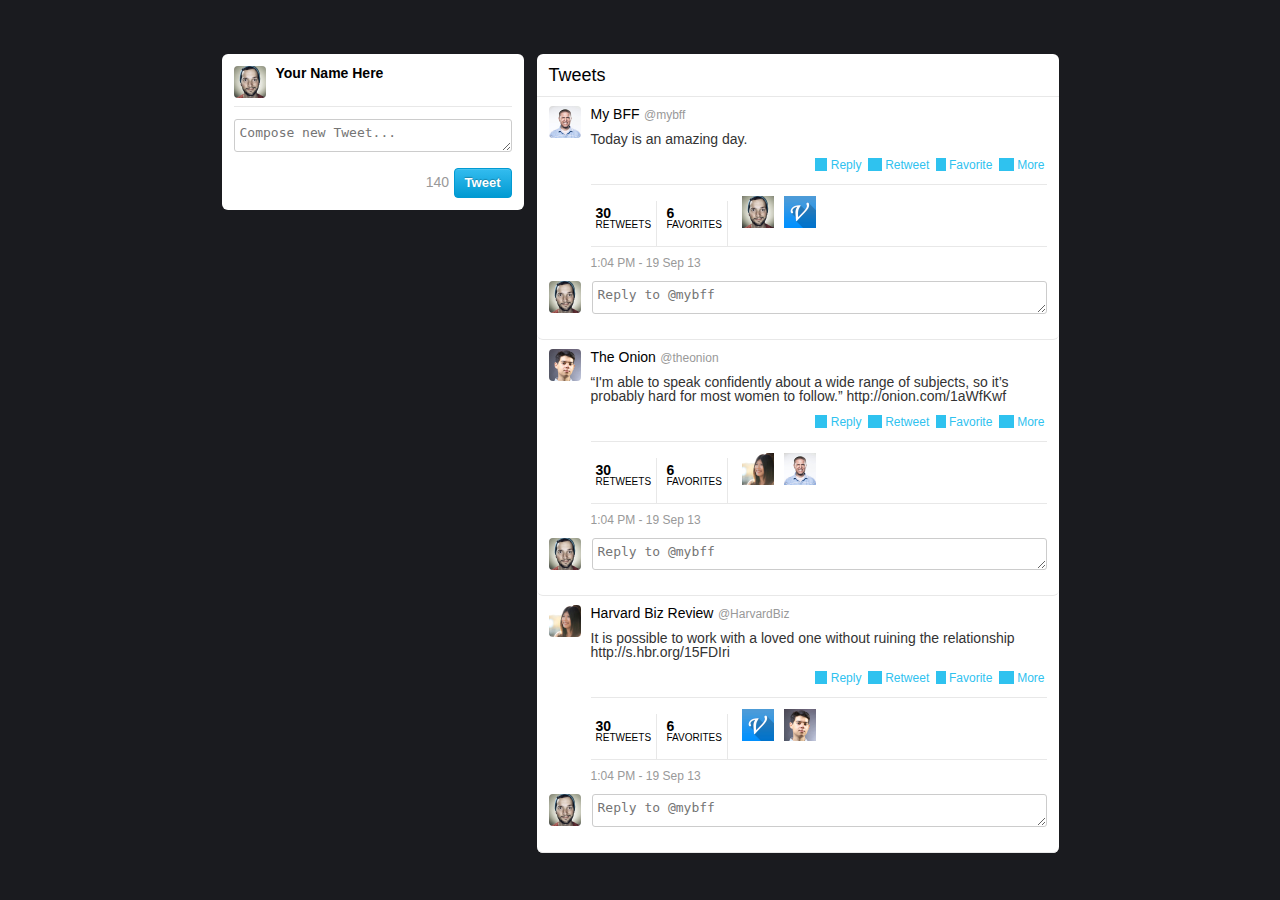
<file: Week-02/Day_05/twitter-clone/index.html>
<!DOCTYPE html>
<html lang="en-US">
	<head>
		<meta charset="UTF-8" />
    <meta name="viewport" content="width=device-width, initial-scale=1.0, maximum-scale=1.0" />

		<link rel="stylesheet" href="css/styles.css" type="text/css" />
	</head>
	<body>
		<div id="page-container">
			<div id="dashboard">
				<div id="profile-summary">
					<div class="content">
						<img class='avatar' src='img/alagoon.jpg' />
						<p>Your Name Here</p>
					</div>
				</div>
				<div id="tweet-content">

					<!-- STEP 2: When the user clicks on the textarea, the textarea should double in size and the character count and Tweet buttons should be revealed. -->
					<!-- HINT: jQuery ".on" eventHandler -->
					<textarea class="tweet-compose" placeholder="Compose new Tweet..."/></textarea>

					<!-- STEP 1: Initially, the Tweet button and the character count button below should be hidden. -->
					<!-- HINT: Use CSS -->
					<div id="tweet-controls">

						<!-- STEP 3: As the user types the character count should decrease. Once it hits 10 character or less the count should turn red -->
						<!-- HINT: jQuery keypress events (keypress, keydown, keyup, etc) -->
						<div id="char-count">140</div>

						<!-- STEP 4: If the user puts in more than 140 characters, the tweet button should be disabled (and re-enabled when there are <= 140 chars) -->
						<!-- HINT: javascript length method -->
						<button class="button" id="tweet-submit">Tweet</button>
					</div>
				</div>
			</div>
			<div id="main">
				<h2>Tweets</h2>
				<div id="stream">

					<!-- STEP 5: When the user successfully inputs characters and clicks the “Tweet” button, a new tweet should be created and added to the tweet stream in the main column, using the user’s fake profile image in the top left and username/fullname. -->
					<!-- HINT: jQuery ".prepend" method -->
					<div class="tweet">
						<div class="content">
							<img class="avatar" src="img/damenleeturks.jpg" />
							<strong class="fullname">My BFF</strong>
							<span class="username">@mybff</span>

							<!-- BLACK DIAMOND: Implement the icons for when a tweet is favorited/retweeted in the upper right of the tweet. -->
							<!-- HINT: Add to what you created in Step 5 -->
							<p class="tweet-text">Today is an amazing day.</p>

							<!-- STEP 6: The tweet actions below should only show up when you hover over the tweet. Otherwise, they should be hidden. -->
							<!-- HINT: CSS ":hover" pseudo element -->
							<div class="tweet-actions">
								<ul>
									<li><span class="icon action-reply"></span> Reply</li>
									<li><span class="icon action-retweet"></span> Retweet</li>
									<li><span class="icon action-favorite"></span> Favorite</li>
									<li><span class="icon action-more"></span> More</li>
								</ul>
							</div>

							<!-- STEP 7: The Retweets/timestamp/Reply areas below should also be hidden by default. These should only expand if you click on the tweet. Use a jQuery animation to accomplish the reveal, similar to how it’s done on Twitter.com -->
							<!-- HINT: jQuery ".on" eventHandler -->
							<div class="stats">
								<div class="retweets">
									<p class="num-retweets">30</p>
									<p>RETWEETS</p>
								</div>
								<div class="favorites">
									<p class="num-favorites">6</p>
									<p>FAVORITES</p>
								</div>
								<div class="users-interact">
									<div>

										<!-- BLACK DIAMOND: Implement the Bootstrap tooltips for when you hover over a user’s avatar image -->
										<!-- HINT: Bootstrap has good documentation =) -->
										<img src="img/alagoon.jpg" />
										<img src="img/vklimenko.jpg" />
									</div>
								</div>

								<!-- BLACK DIAMOND: Make the timestamp below similar to how they look on Twitter (1h, 18m, 1m) and use the jQuery timeago plugin to make them automatic. -->
								<!-- HINT: Refer to timeago documentation -->
								<div class="time">
									1:04 PM - 19 Sep 13
								</div>
							</div>
							<div class="reply">
								<img class="avatar" src="img/alagoon.jpg" />
								<textarea class="tweet-compose" placeholder="Reply to @mybff"/></textarea>
							</div>
						</div>
					</div><!-- .tweet -->

					<div class="tweet">
						<div class="content">
							<img class="avatar" src="img/funwatercat.jpg" />
							<strong class="fullname">The Onion</strong>
							<span class="username">@theonion</span>
							<p class="tweet-text">“I'm able to speak confidently about a wide range of subjects, so it’s probably hard for most women to follow.” http://onion.com/1aWfKwf </p>
							<div class="tweet-actions">
								<ul>
									<li><span class="icon action-reply"></span> Reply</li>
									<li><span class="icon action-retweet"></span> Retweet</li>
									<li><span class="icon action-favorite"></span> Favorite</li>
									<li><span class="icon action-more"></span> More</li>
								</ul>
							</div>
							<div class="stats">
								<div class="retweets">
									<p class="num-retweets">30</p>
									<p>RETWEETS</p>
								</div>
								<div class="favorites">
									<p class="num-favorites">6</p>
									<p>FAVORITES</p>
								</div>
								<div class="users-interact">
									<div>
										<img src="img/jennyshen.jpg" />
										<img src="img/damenleeturks.jpg" />
									</div>
								</div>
								<div class="time">
									1:04 PM - 19 Sep 13
								</div>
							</div>
							<div class="reply">
								<img class="avatar" src="img/alagoon.jpg" />
								<textarea class="tweet-compose" placeholder="Reply to @mybff"/></textarea>
							</div>
						</div>
					</div><!-- .tweet -->

					<div class="tweet">
						<div class="content">
							<img class="avatar" src="img/jennyshen.jpg" />
							<strong class="fullname">Harvard Biz Review</strong>
							<span class="username">@HarvardBiz</span>
							<p class="tweet-text">It is possible to work with a loved one without ruining the relationship http://s.hbr.org/15FDIri </p>
							<div class="tweet-actions">
								<ul>
									<li><span class="icon action-reply"></span> Reply</li>
									<li><span class="icon action-retweet"></span> Retweet</li>
									<li><span class="icon action-favorite"></span> Favorite</li>
									<li><span class="icon action-more"></span> More</li>
								</ul>
							</div>
							<div class="stats">
								<div class="retweets">
									<p class="num-retweets">30</p>
									<p>RETWEETS</p>
								</div>
								<div class="favorites">
									<p class="num-favorites">6</p>
									<p>FAVORITES</p>
								</div>
								<div class="users-interact">
									<div>
										<img src="img/vklimenko.jpg" />
										<img src="img/funwatercat.jpg" />
									</div>
								</div>
								<div class="time">
									1:04 PM - 19 Sep 13
								</div>
							</div>
							<div class="reply">
								<img class="avatar" src="img/alagoon.jpg" />
								<textarea class="tweet-compose" placeholder="Reply to @mybff"/></textarea>
							</div>
						</div>
					</div><!-- .tweet -->
				</div><!-- #stream -->
			</div><!-- #main -->
		</div><!-- #page-container -->
	</body>
</html>
</file>
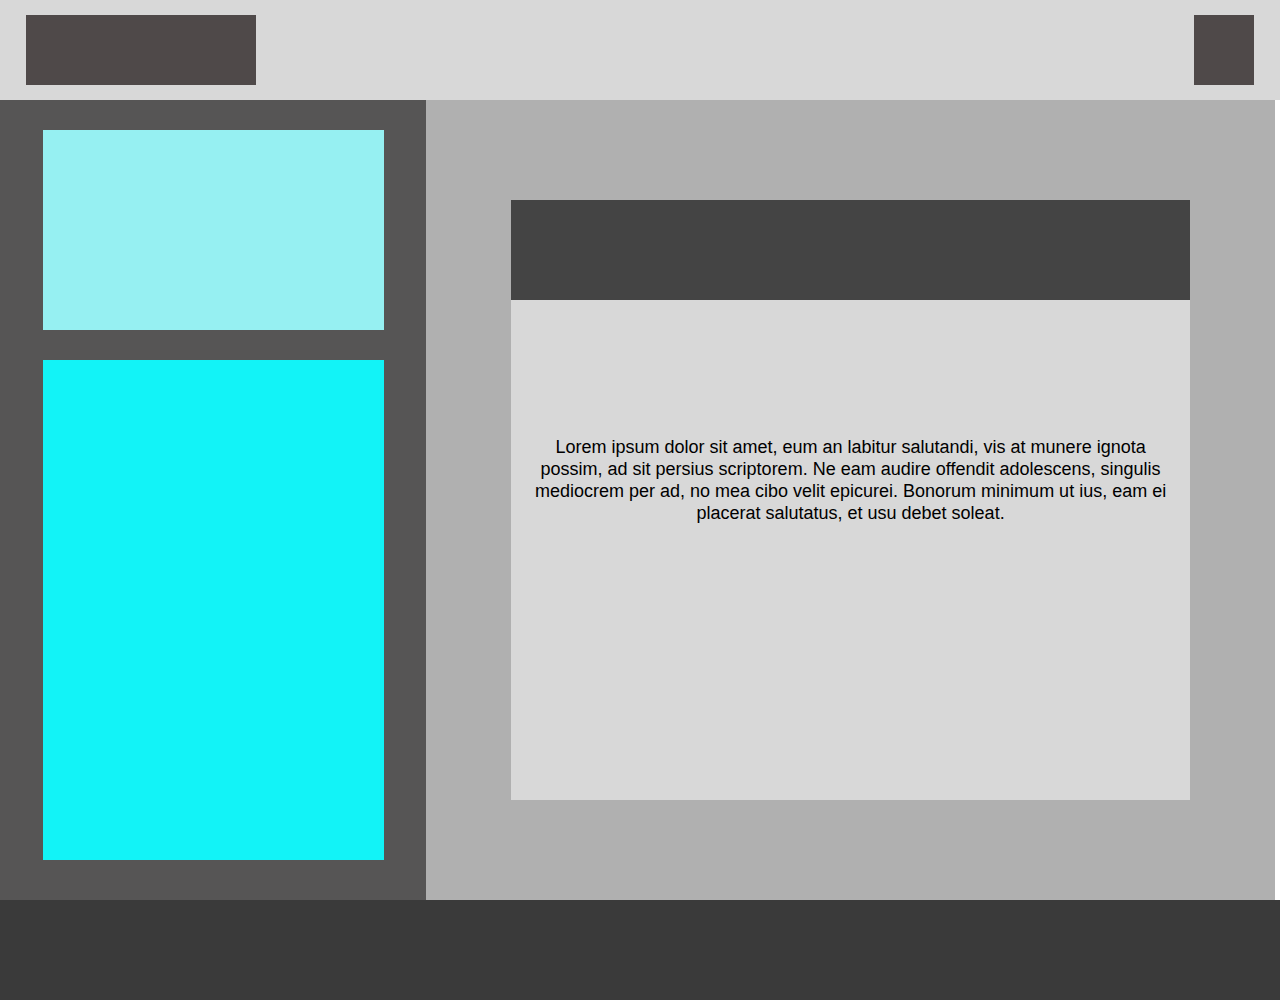
<file: Week-01/Day_02/Lecture Files/level-1_HTML-day-1/index.html>
<!DOCTYPE html>
<html lang="en">
<head>

    <meta charset="UTF-8">
    <title>level-1</title>
    <link rel="stylesheet" href="../base/base.css">



    <!-- STEP 1 CSS FILE **** STEP 1 CSS FILE *** STEP 1 CSS FILE -->
    <link rel="stylesheet" href="step-1/step-1.css">

    <!-- STEP 2 CSS FILE **** STEP 2 CSS FILE *** STEP 2 CSS FILE -->
    <link rel="stylesheet" href="step-2/step-2.css">

    <!-- STEP 3 CSS FILE **** STEP 3 CSS FILE *** STEP 3 CSS FILE -->
    <link rel="stylesheet" href="step-3/step-3.css">

</head>
<body>
<main class="main-wrapper">

    <!-- Step-1.1 Position the header at the top of the screen-->
    <header class="header">

        <!-- Step-2.3 add styles to match the step-2 design  -->
        <div class="logo-container"></div>

        <!-- Step-2.4 add styles to match the step-2 design-->
        <div class="menu-container"></div>

    </header>

    <section class="main-section">

        <!-- Step-1.2 Position content-left to the left of the screen-->
        <div class="content-left">

            <!-- Step-2.1 add styles to match the step-2 design  -->
            <div class="profile-image-container"></div>

            <!-- Step-2.2 add styles to match the step-2 design-->
            <div class="profile-links-container"></div>

        </div>
        <!-- step-1.3 Position content-mid to the middle of the screen-->
        <div class="content-mid">

            <!-- Step-3.3 add some styles to match the step-3 design  -->
            <section class="content-container">

                <!-- Step-3.1 add styles to match the step-3 design. This is the header   -->
                <header class="content-mid-header"></header>

                <!-- Step-3.2 add styles to match the step-3 design. This is the content section  -->
                <div class="content">
                    <!-- Step-3.3 add some content  -->
                    <p>
                      Lorem ipsum dolor sit amet, eum an labitur salutandi, vis at munere ignota possim, ad sit persius scriptorem. Ne eam audire offendit adolescens, singulis mediocrem per ad, no mea cibo velit epicurei. Bonorum minimum ut ius, eam ei placerat salutatus, et usu debet soleat.
                    </p>

                </div>

            </section>

        </div>

    </section>

    <!-- Step-1.4 Position the footer at the bottom of the screen-->
    <footer class="footer"> </footer>

</main>
</body>
</html>
</file>
<file: Week-01/Day_03/In-class_Practice/style.css>
@import url(https://fonts.googleapis.com/css?family=Lato);
.home-page-top-main {
    width: 100%;
    height: 400px;
    position: relative;
    background: url('img/headphones-bg.jpg') center no-repeat;
    background-size: cover;
}
.menu {
    width: 50px;
    height: 50px;
    position: absolute;
    left: 30px;
    top: 30px;
    background: #000;
}
.home-page-content-top {
    text-align: left;
    font-family: 'Lato', sans-serif;
    font-size: 44px;
    position: absolute;
    top: 94px;
    left: 30px;
}
.home-top-button {
    width: 200px;
    height: 50px;
    padding: 10px 0 10px 0;
    position: absolute;
    bottom: 30px;
    left: 30px;
    background: #000;
    border-radius: 50px;
    font-family: 'Lato', sans-serif;
    text-align: center;
}
.home-top-button a {
    color: #fff;
}
.home-page-prod-cards {
    width: 50%;
    float: left;
}
.home-page-prod-cards img {
    width: 100%;
}
</file>
<file: Week-01/Day_04/CodeSchoolClone/styles/fonts.css>
@import url(https://fonts.googleapis.com/css?family=Open+Sans:400,300,600);

h1,h2,h3,h4,h5,h6,p,a,button,ol {
    font-family: "Open Sans", sans-serif;
    font-weight: 300;
}
</file>
<file: Week-01/Day_04/Flex/style.css>
@import url(https://fonts.googleapis.com/css?family=Lato);
.home-page-top-main {
    width: 100%;
    height: 400px;
    position: relative;
    background: url('img/main-bg.jpg') center no-repeat;
    background-size: cover;
}
.menu {
    width: 36px;
    position: absolute;
    left: 30px;
    top: 30px;
}
.menu img {
    width: 100%;
}
.home-page-content-top {
    text-align: left;
    font-family: 'Lato', sans-serif;
    font-size: 44px;
    position: absolute;
    top: 94px;
    left: 30px;
}
.home-top-button {
    width: 200px;
    padding: 10px 0 10px 0 ;
    position: absolute;
    bottom: 30px;
    left: 30px;
    background: #000;
    border-radius: 50px;
    text-align: center;
}
.home-top-button a {
    color: #fff;
    font-family: 'Lato', sans-serif;
    text-decoration: none;
    cursor: pointer;
}
.home-page-content-bottom {
    display: flex;
    flex-wrap: wrap;
}
.home-page-product-card {
    width: 50%;
    cursor: pointer;
}
.home-page-product-card img {
    width: 100%;
}
.no-display {
    display: none;
}
.product-card-spacer {
    width: 100%;
    height: 100px;
    background: gray;
    display: none;
}
@media(min-width: 800px) {
    .home-page-product-card {
        width: 25%;
    }
    .product-card-spacer {
        display: block;
    }
}
</file>
<file: Week-01/Day_04/NoFlex/style.css>
@import url(https://fonts.googleapis.com/css?family=Lato);
.home-page-top-main {
    width: 100%;
    height: 400px;
    position: relative;
    background: url('img/headphones-bg.jpg') center no-repeat;
    background-size: cover;
}
.menu {
    width: 50px;
    height: 50px;
    position: absolute;
    left: 30px;
    top: 30px;
    background: #000;
}
.home-page-content-top {
    text-align: left;
    font-family: 'Lato', sans-serif;
    font-size: 44px;
    position: absolute;
    top: 94px;
    left: 30px;
}
.home-top-button {
    width: 200px;
    height: 50px;
    padding: 10px 0 10px 0;
    position: absolute;
    bottom: 30px;
    left: 30px;
    background: #000;
    border-radius: 50px;
    font-family: 'Lato', sans-serif;
    text-align: center;
}
.home-top-button a {
    color: #fff;
}
.home-page-prod-cards {
    width: 50%;
    float: left;
}
.home-page-prod-cards img {
    width: 100%;
}
</file>
<file: Week-02/Day_04/jQuery_lecture_part1/style.css>
.big {
  font-size:48px
}

.yellow {
  background-Color: Red
}
</file>
<file: Week-02/Day_04/jQuery_lecture_ToDoApp/styles2.css>
#todoApp li {
  cursor: pointer;
}
#todoApp li.done {
    text-decoration: line-through;
    color: lightgray;
</file>
<file: Week-02/Day_04/mini-paint/style.css>
body {
  font-family: 'Press Start 2P', cursive;
}

a {
  text-decoration: none;
  color: black;
}

hr {
  color: #fff;
  border: none;
}

div {
    width: 100%;
    height: 600px;
}

div div {
    width: 1%;
    height: 2%;
    outline: 1px solid #fff;
    float: left;
    background: black;
}

.white {
  background: #fff;
}

.red {
  background: red;
}

.green {
  background: green;
}

.blue {
  background: blue;
}

.yellow {
  background: yellow;
}

.pallette-white {
  background: white;
  height: 2%;
  width: 1%;
  padding: 10px;
  border: 1px solid black;
}

.pallette-black {
  background: black;
  color: white;
  height: 2%;
  width: 1%;
  padding: 10px;
}

.pallette-red {
  background: red;
  height: 2%;
  width: 1%;
  padding: 10px
}

.pallette-green {
  background: green;
  height: 2%;
  width: 1%;
  padding: 10px;
}

.pallette-yellow {
  background: yellow;
  height: 2%;
  width: 1%;
  padding: 10px;
}

.pallette-blue {
  background: blue;
  height: 2%;
  width: 1%;
  padding: 10px;
}
</file>
<file: Week-02/Day_05/twitter-clone/css/styles.css>
/*

Things to remember:

1. Always use proper indentation in your css and html
2. An "#" selector or 'id' will override a '.' selector or 'class'
3. A '.' selector will override a native selector, like 'div'

*/


/* Eric Meyer's Reset CSS v2.0 - http://cssreset.com */
html,body,div,span,applet,object,iframe,h1,h2,h3,h4,h5,h6,p,blockquote,pre,a,abbr,acronym,address,big,cite,code,del,dfn,em,img,ins,kbd,q,s,samp,small,strike,strong,sub,sup,tt,var,b,u,i,center,dl,dt,dd,ol,ul,li,fieldset,form,label,legend,table,caption,tbody,tfoot,thead,tr,th,td,article,aside,canvas,details,embed,figure,figcaption,footer,header,hgroup,menu,nav,output,ruby,section,summary,time,mark,audio,video{border:0;font-size:100%;font:inherit;vertical-align:baseline;margin:0;padding:0}article,aside,details,figcaption,figure,footer,header,hgroup,menu,nav,section{display:block}body{line-height:1}ol,ul{list-style:none}blockquote,q{quotes:none}blockquote:before,blockquote:after,q:before,q:after{content:none}table{border-collapse:collapse;border-spacing:0}

body {
	background-image: url(https://abs.twimg.com/images/themes/theme9/bg.gif);
	background-repeat: no-repeat;
	background-color: #1A1B1F;
	font-family: "Helvetica Neue",Arial,sans-serif;
}

/* GLOBAL ELEMENTS */
.avatar {
	width: 32px;
	height: 32px;
	border-radius: 4px;
}
.button {
	color: #fff;
	text-shadow: 0 -1px 1px rgba(0,0,0,.25);
	background-color: #019ad2;
	background-repeat: repeat-x;
	background-image: -moz-linear-gradient(#33bcef,#019ad2);
	background-image: -ms-linear-gradient(#33bcef,#019ad2);
	background-image: -webkit-gradient(linear,left top,left bottom,color-stop(0%,#33bcef),color-stop(100%,#019ad2));
	background-image: -webkit-linear-gradient(#33bcef,#019ad2);
	background-image: -o-linear-gradient(#33bcef,#019ad2);
	background-image: linear-gradient(#33bcef,#019ad2);
	filter: progid:DXImageTransform.Microsoft.gradient(startColorstr='#33bcef',endColorstr='#019ad2',GradientType=0);
	border-color: #057ed0;
	-webkit-box-shadow: inset 0 1px 0 rgba(255,255,255,.1);
	box-shadow: inset 0 1px 0 rgba(255,255,255,.1);;
	display: inline-block;
	padding: 5px 10px;
	font-size: 13px;
	font-weight: bold;
	line-height: 18px;
	border: 1px solid #019ad2;
	cursor: pointer;
	border-radius: 4px;
}
.button:disabled {
	color: #777;
	text-shadow: 0 1px 1px rgba(255,255,255,.75);
	cursor: default;
	border: 1px solid #ccc;
	border-radius: 4px;
	background-color: #ddd;
	background-image: none;
	filter: alpha(opacity=65);
	opacity: .65;
	-webkit-box-shadow: none;
	box-shadow: none;background: #f5f5f5;
	padding: 5px 10px;
	font-size: 13px;
	font-weight: bold;
}

/* PAGE STRUCTURE */
#page-container {
	padding: 54px 14px 15px;
	margin: 0 auto;
	width: 837px;
}
#main {
	float: right;
	width: 522px;
	background-color: white;
	border-radius: 6px;
}
	#main h2 {
		font-size: 18px;
		padding: 12px;
		border-bottom: 1px solid #e8e8e8;
	}

/* DASHBOARD */
#dashboard {
	border-radius: 6px;
	background-color: white;
	float: left;
	width: 302px;
}
	/* Profile */
	#profile-summary, #tweet-content {
		padding: 12px;
	}
		#profile-summary .avatar {
			position: absolute;
			top: 0;.twe
			left: 0;
		}
		#profile-summary .content {
			position: relative;
			border-bottom: 1px solid #e8e8e8;
			min-height: 40px;
		}
		#profile-summary .content p {
			margin-left: 42px;
			font-weight: bold;
			font-size: 14px;
			text-shadow: 0 1px 0 #fff;
		}

		#tweet-content {
			padding-top: 0;
		}

	/* Compose Tweet */
	.tweet-compose {
		width: 100%;
		height: 2.5em;
		font-size: 13px;
		padding: 5px;
		border: 1px solid #ccc;
		border-radius: 3px;
		margin-bottom: 1em;
		box-sizing: border-box;
	}
		#tweet-controls {
			text-align: right;
		}
			#tweet-controls div {
				display: inline-block;
			}
			#char-count {
				font-size: 14px;
				color: #999;
				text-shadow: 0 1px 1px rgba(255,255,255,.75);
			}

/* TWEET */
.tweet {
	clear: both;
	padding: 9px 12px;
	border-bottom: 1px solid #e8e8e8;
	min-height: 60px;
	border-radius: 6px;
}

	.tweet .avatar {
		float: left;
		margin-right: 10px;
	}
	.tweet .fullname {
		font-size: 14px;
	}
	.tweet .username {
		font-size: 12px;
		color: #999;
	}
	.tweet-text {
		font-size: 14px;
		color: #333;
		margin: 10px 0;
		padding-left: 42px;
	}

	.tweet-actions {
		text-align: right;
	}
		.tweet-actions ul {
			list-style-type: none;
		}
			.tweet-actions li {
				display: inline-block;
				font-size: 12px;
				color: #2FC2EF;
				cursor: pointer;
				margin-right: 2px;
			}

	.icon {
		color: #2FC2EF;
		background-color: #2FC2EF;
		width: 12px;
		height: 13px;
		display: inline-block;
		vertical-align: text-top;
		background-repeat: no-repeat;
		background-image: url(https://abs.twimg.com/a/1379560497/t1/img/twitter_web_sprite_icons.png);
	}

	.action-reply {
		background-position: 0 -190px;
	}
	.action-retweet {
		background-position: -20px -190px;
		width: 14px;
		height: 13px;
	}
	.action-favorite {
		background-position: -40px -190px;
		width: 10px;
	}
	.action-more {
		background-position: -280px -190px;
		width: 15px;
	}

	.stats {
		margin: 12px 0 12px 42px;
		border-top: 1px solid #e8e8e8;
	}
		.stats, .stats div {
			box-sizing: border-box;
		}
		.num-retweets, .num-favorites {
			font-weight: bold;
			font-size: 14px;
			text-align: left;
		}
		.users-interact, .retweets, .favorites {
			display: inline-block;
			height: 45px;
			text-align: center;
			box-sizing: border-box;
			padding: 5px;
			padding-bottom: 8px;
		}

		.retweets, .favorites {
			font-size: 10px;
			border-right: 1px solid #e8e8e8;
		}

		.users-interact img {
			margin-top: 6px;
			margin-left: 5px;
			width: 32px; height: 32px;
		}

		.time {
			clear: both;
			font-size: 12px;
			color: #999;
			border-top: 1px solid #e8e8e8;
			padding-top: 10px;
		}

		.reply {
			position: relative;
			clear: both;
			padding-left: 43px;
		}
			.reply .avatar {
				position: absolute;
				top: 0;
				left: 0;
			}
</file>
<file: Week-01/Day_02/Lecture Files/base/base.css>
/* DO NOT CHANGE THESE */
/* DO NOT CHANGE THESE */
/* DO NOT CHANGE THESE */
/* DO NOT CHANGE THESE */
/* DO NOT CHANGE THESE */
/* DO NOT CHANGE THESE */
/* DO NOT CHANGE THESE */
/* DO NOT CHANGE THESE */

html, body, div, span, applet, object, iframe,
h1, h2, h3, h4, h5, h6, p, blockquote, pre,
a, abbr, acronym, address, big, cite, code,
del, dfn, em, img, ins, kbd, q, s, samp,
small, strike, strong, sub, sup, tt, var,
b, u, i, center,
dl, dt, dd, ol, ul, li,
fieldset, form, label, legend,
table, caption, tbody, tfoot, thead, tr, th, td,
article, aside, canvas, details, embed,
figure, figcaption, footer, header, hgroup,
menu, nav, output, ruby, section, summary,
time, mark, audio, video {
    margin: 0;
    padding: 0;
    border: 0;
    font-size: 100%;
    font: inherit;
    vertical-align: baseline;
    box-sizing: border-box;
}


/* HTML5 display-role reset for older browsers */
article, aside, details, figcaption, figure,
footer, header, hgroup, menu, nav, section {
    display: block;
}
body {
    line-height: 1;
}
ol, ul {
    list-style: none;
}
blockquote, q {
    quotes: none;
}
blockquote:before, blockquote:after,
q:before, q:after {
    content: '';
    content: none;
}
table {
    border-collapse: collapse;
    border-spacing: 0;
}
</file>
<file: Week-01/Day_02/Lecture Files/level-1_HTML-day-1/step-1/step-1.css>
/*  Step-1.1 You don't need to put a position on this element because it is already at the top of the screen */

.header {
    width: 100%;
    height: 100px;
    background: #D8D8D8;
    position: relative;
}

/* Step-1.2 I would suggest using float to get this container in it's desired location*/

.content-left {
    width: 33.3%;
    /*this height is a placeholder. You will need to make some adjustment to get this container to look like the design */
    height: 800px;
    background: #565555;
    float: left;
}


/* Step-1.3 I would suggest using float to get this container in it's desired location. */

.content-mid {
    width: 66.3%;
    /*this height is a placeholder. You will need to make some adjustment to get this container to look like the design */
    height: 800px;
    background: #B0B0B0;
    float: left;

}

/* Step-1.4 your going to want to add a positioning property to get this container to the bottom of the screen  */

.footer {
    width: 100%;
    height: 100px;
    background: #3A3A3A;
    clear: both;

}
</file>
<file: Week-01/Day_02/Lecture Files/level-1_HTML-day-1/step-2/step-2.css>
/* Step-2.1 One option to align this container to the center would be to give it a margin-left: auto; and margin-right: auto; */

.profile-image-container {
    background: #96F0F2;
    width: 80%;
    height: 200px;
    margin: auto;
    margin-top: 30px;
}

/* Step-2.2  One option to align this container to the center would be to give it a margin-left: auto; and margin-right: auto; */

.profile-links-container {
    background: #12F3F7;
    width: 80%;
    height: 500px;
    margin: auto;
    margin-top: 30px;
}

/* Step-2.3  You can either use float left or position absolute to get this element to in the desired location */

.logo-container {
    background: #4F4949;
    width: 230px;
    height: 70px;
    position: absolute;
    top: 15px;
    left: 26px;
}


/* Step-2.4 You can either use float left or position absolute to get this element to in the desired location*/

.menu-container {
    background: #4F4949;
    width: 60px;
    height: 70px;
    position: absolute;
    top: 15px;
    right: 26px;
}
</file>
<file: Week-01/Day_02/Lecture Files/level-1_HTML-day-1/step-3/step-3.css>
/* Step-3.1  Not much to do here except add a width */
.content-mid-header {
    background: #444;
    width: 100%;
    height: 100px;
    margin-left: auto;
    margin-right: auto;
    margin-top: 100px;
}


/* Step-3.3 add a margin top to give this container some space. Also your going to want to set the  margin-left and margin-right to auto. This will give equal distance left and right to the container. Essentially centering the container   */
.content-container {
  background: #D8D8D8;
  width: 80%;
  height: 600px;
  margin: auto;
}


/* Step-3.2  Remember to add some padding and text-align*/

.content {
  width: 100%;
  padding-top: 20%;
  padding-left: 2%;
  padding-right: 2%;
  text-align: center;
  font: 18px/22px "Montserrat", sans-serif;
}
</file>
<file: Week-01/Day_03/In-class_Practice/NormalizeFile.css>
/*! normalize.css v4.0.0 | MIT License | github.com/necolas/normalize.css */

/**
 * 1. Change the default font family in all browsers (opinionated).
 * 2. Prevent adjustments of font size after orientation changes in IE and iOS.
 */

html {
  font-family: sans-serif; /* 1 */
  -ms-text-size-adjust: 100%; /* 2 */
  -webkit-text-size-adjust: 100%; /* 2 */
}

/**
 * Remove the margin in all browsers (opinionated).
 */

body {
  margin: 0;
}

/* HTML5 display definitions
   ========================================================================== */

/**
 * Add the correct display in IE 9-.
 * 1. Add the correct display in Edge, IE, and Firefox.
 * 2. Add the correct display in IE.
 */

article,
aside,
details, /* 1 */
figcaption,
figure,
footer,
header,
main, /* 2 */
menu,
nav,
section,
summary { /* 1 */
  display: block;
}

/**
 * Add the correct display in IE 9-.
 */

audio,
canvas,
progress,
video {
  display: inline-block;
}

/**
 * Add the correct display in iOS 4-7.
 */

audio:not([controls]) {
  display: none;
  height: 0;
}

/**
 * Add the correct vertical alignment in Chrome, Firefox, and Opera.
 */

progress {
  vertical-align: baseline;
}

/**
 * Add the correct display in IE 10-.
 * 1. Add the correct display in IE.
 */

template, /* 1 */
[hidden] {
  display: none;
}

/* Links
   ========================================================================== */

/**
 * Remove the gray background on active links in IE 10.
 */

a {
  background-color: transparent;
}

/**
 * Remove the outline on focused links when they are also active or hovered
 * in all browsers (opinionated).
 */

a:active,
a:hover {
  outline-width: 0;
}

/* Text-level semantics
   ========================================================================== */

/**
 * 1. Remove the bottom border in Firefox 39-.
 * 2. Add the correct text decoration in Chrome, Edge, IE, Opera, and Safari.
 */

abbr[title] {
  border-bottom: none; /* 1 */
  text-decoration: underline; /* 2 */
  text-decoration: underline dotted; /* 2 */
}

/**
 * Prevent the duplicate application of `bolder` by the next rule in Safari 6.
 */

b,
strong {
  font-weight: inherit;
}

/**
 * Add the correct font weight in Chrome, Edge, and Safari.
 */

b,
strong {
  font-weight: bolder;
}

/**
 * Add the correct font style in Android 4.3-.
 */

dfn {
  font-style: italic;
}

/**
 * Correct the font size and margin on `h1` elements within `section` and
 * `article` contexts in Chrome, Firefox, and Safari.
 */

h1 {
  font-size: 2em;
  margin: 0.67em 0;
}

/**
 * Add the correct background and color in IE 9-.
 */

mark {
  background-color: #ff0;
  color: #000;
}

/**
 * Add the correct font size in all browsers.
 */

small {
  font-size: 80%;
}

/**
 * Prevent `sub` and `sup` elements from affecting the line height in
 * all browsers.
 */

sub,
sup {
  font-size: 75%;
  line-height: 0;
  position: relative;
  vertical-align: baseline;
}

sub {
  bottom: -0.25em;
}

sup {
  top: -0.5em;
}

/* Embedded content
   ========================================================================== */

/**
 * Remove the border on images inside links in IE 10-.
 */

img {
  border-style: none;
}

/**
 * Hide the overflow in IE.
 */

svg:not(:root) {
  overflow: hidden;
}

/* Grouping content
   ========================================================================== */

/**
 * 1. Correct the inheritance and scaling of font size in all browsers.
 * 2. Correct the odd `em` font sizing in all browsers.
 */

code,
kbd,
pre,
samp {
  font-family: monospace, monospace; /* 1 */
  font-size: 1em; /* 2 */
}

/**
 * Add the correct margin in IE 8.
 */

figure {
  margin: 1em 40px;
}

/**
 * 1. Add the correct box sizing in Firefox.
 * 2. Show the overflow in Edge and IE.
 */

hr {
  box-sizing: content-box; /* 1 */
  height: 0; /* 1 */
  overflow: visible; /* 2 */
}

/* Forms
   ========================================================================== */

/**
 * Change font properties to `inherit` in all browsers (opinionated).
 */

button,
input,
select,
textarea {
  font: inherit;
}

/**
 * Restore the font weight unset by the previous rule.
 */

optgroup {
  font-weight: bold;
}

/**
 * Show the overflow in IE.
 * 1. Show the overflow in Edge.
 * 2. Show the overflow in Edge, Firefox, and IE.
 */

button,
input, /* 1 */
select { /* 2 */
  overflow: visible;
}

/**
 * Remove the margin in Safari.
 * 1. Remove the margin in Firefox and Safari.
 */

button,
input,
select,
textarea { /* 1 */
  margin: 0;
}

/**
 * Remove the inheritence of text transform in Edge, Firefox, and IE.
 * 1. Remove the inheritence of text transform in Firefox.
 */

button,
select { /* 1 */
  text-transform: none;
}

/**
 * Change the cursor in all browsers (opinionated).
 */

button,
[type="button"],
[type="reset"],
[type="submit"] {
  cursor: pointer;
}

/**
 * Restore the default cursor to disabled elements unset by the previous rule.
 */

[disabled] {
  cursor: default;
}

/**
 * 1. Prevent a WebKit bug where (2) destroys native `audio` and `video`
 *    controls in Android 4.
 * 2. Correct the inability to style clickable types in iOS.
 */

button,
html [type="button"], /* 1 */
[type="reset"],
[type="submit"] {
  -webkit-appearance: button; /* 2 */
}

/**
 * Remove the inner border and padding in Firefox.
 */

button::-moz-focus-inner,
input::-moz-focus-inner {
  border: 0;
  padding: 0;
}

/**
 * Restore the focus styles unset by the previous rule.
 */

button:-moz-focusring,
input:-moz-focusring {
  outline: 1px dotted ButtonText;
}

/**
 * Change the border, margin, and padding in all browsers (opinionated).
 */

fieldset {
  border: 1px solid #c0c0c0;
  margin: 0 2px;
  padding: 0.35em 0.625em 0.75em;
}

/**
 * 1. Correct the text wrapping in Edge and IE.
 * 2. Correct the color inheritance from `fieldset` elements in IE.
 * 3. Remove the padding so developers are not caught out when they zero out
 *    `fieldset` elements in all browsers.
 */

legend {
  box-sizing: border-box; /* 1 */
  color: inherit; /* 2 */
  display: table; /* 1 */
  max-width: 100%; /* 1 */
  padding: 0; /* 3 */
  white-space: normal; /* 1 */
}

/**
 * Remove the default vertical scrollbar in IE.
 */

textarea {
  overflow: auto;
}

/**
 * 1. Add the correct box sizing in IE 10-.
 * 2. Remove the padding in IE 10-.
 */

[type="checkbox"],
[type="radio"] {
  box-sizing: border-box; /* 1 */
  padding: 0; /* 2 */
}

/**
 * Correct the cursor style of increment and decrement buttons in Chrome.
 */

[type="number"]::-webkit-inner-spin-button,
[type="number"]::-webkit-outer-spin-button {
  height: auto;
}

/**
 * Correct the odd appearance of search inputs in Chrome and Safari.
 */

[type="search"] {
  -webkit-appearance: textfield;
}

/**
 * Remove the inner padding and cancel buttons in Chrome on OS X and
 * Safari on OS X.
 */

[type="search"]::-webkit-search-cancel-button,
[type="search"]::-webkit-search-decoration {
  -webkit-appearance: none;
}
</file>
<file: Week-01/Day_04/CodeSchoolClone/styles/style.css>
/** * Eric Meyer's Reset CSS v2.0 (http://meyerweb.com/eric/tools/css/reset/) * http://cssreset.com */
a,abbr,acronym,address,applet,article,aside,audio,b,big,blockquote,body,canvas,caption,center,cite,code,dd,del,details,dfn,div,dl,dt,em,fieldset,figcaption,figure,footer,form,h1,h2,h3,h4,h5,h6,header,hgroup,html,i,iframe,img,ins,kbd,label,legend,li,mark,menu,nav,object,ol,p,pre,q,s,samp,section,small,span,strike,strong,sub,summary,sup,table,tbody,td,tfoot,th,thead,time,tr,tt,u,ul,var,video{margin:0;padding:0;border:0;outline:0;font:inherit;vertical-align:baseline}
/* HTML5 display-role reset for older browsers */
article,aside,details,figcaption,figure,footer,header,hgroup,menu,nav,section{display:block}body{line-height:1}ol,ul{list-style:none}blockquote,q{quotes:none}blockquote:after,blockquote:before,q:after,q:before{content:'';content:none}ins{text-decoration:none}del{text-decoration:line-through}table{border-collapse:collapse;border-spacing:0}
/* box-sizing to most items */
body,header,main,footer,div,article,aside,details,figcaption,figure,hgroup,menu,nav,input,textarea,select,a,p,ul,ol,li,span{box-sizing: border-box; -webkit-box-sizing: border-box; -moz-box-sizing: border-box; box-sizing: border-box;}
/* end reset */

body {
    min-width: 360px;
}
.homePageHeader {
    display: flex;
    justify-content: space-between;
    padding: 20px 0;
}
.logo {
    margin-left: 20px;
}
.menu {
    margin-right: 20px;
}
.homePageIntroBox {
    width: 100%;
    color: #fff;
    padding: 20px 0 20px 0;
    text-align: center;
    background: linear-gradient(to bottom, #21abc7 ,#616db3 );
}
.introHeaderText {
    font-size: 21px;
    margin-bottom: 15px;
}
.introText {
    width: 80%;
    margin: 0 auto 20px;
}
.introButton {
    width: 240px;
    background-color: #ffae1c;
    border: 1px solid #ffae1c;
    border-radius: 50px;
    color: #fff;
    font-weight: 600;
    font-size: 16px;
    line-height: 43px;
}
.videoSection {
    padding: 60px 10px 10px 10px;
}
.videoSection h3 {
    font-size: 16px;
    line-height: 22px;
}
.videoSection p {
    font-size: 14px;
    line-height: 22px;
}
.videoSection img {
    width: 100%;
}
.startCardsArea {
    display: flex;
    justify-content: space-around;
    flex-wrap: wrap;
    width: 100%;
    padding: 60px 20px 60px 20px;
    text-align: center;
    background-color: #F6F8F8;
}
.startCardsArea h3 {
    font-size: 21px;
    line-height: 29px;
}
.startCardsArea p {
    font-size: 14px;
    line-height: 22px;
    margin-bottom: 30px;
}
.startCards {
    position: relative;
    width: 100%;
    border-radius: 8px;
    box-shadow: 0px 1px 2px #888;
    -webkit-box-shadow: 0px 1px 2px #888;
    background-color: #fff;
    margin: 40px auto;
}
.startCards h4 {
    font-size: 16px;
    line-height: 22px;
    padding-top: 55px;
    color: #21abc7;
}
.startCards p {
    font-size: 14px;
    line-height: 22px;
    margin: 0 30px;
}
.startCardBadge {
    width: 80px;
    position: absolute;
    transform: translateX(-50%) translateY(-50%);
    left: 50%;
    top: 2%;
    border: 5px solid white;
    border-radius: 50%;
    box-shadow: 0px 1px 2px #888;
    -webkit-box-shadow: 0px 1px 2px #888;
}
.cardButton {
    width: 180px;
    background-color: #1C91A8;
    border: 1px solid #1C91A8;
    border-radius: 50px;
    color: #fff;
    font-weight: 600;
    font-size: 12px;
    line-height: 36px;
    margin: 20px;
}
.linkBottom {
    padding: 12px;
    border-top: 1px solid #e2e8e9;
    background-color: #F6F8F8;
}
.linkBottom p {
    font-size: 12px;
    line-height: 18px;
    color: #aebdc1;
}
.linkBottom h5 {
    font-size: 14px;
    line-height: 22px;
    font-weight: 400;
    color: #21abc7;
}
.linkBottom a {
    text-decoration: none;
}
.howItWorks {
    width: 100%;
    margin: 0px 20px 0 20px;
    padding-top: 42px;
}
.howItWorks h3 {
    font-size: 21px;
    font-weight: 300;
    text-align: center;
    margin-bottom: 30px;
}
.howSection {
    text-align: center;
    margin-bottom: 30px;
}
.howSection img {
    width: 290px;

}
.howSection h4 {
    text-align: left;
    font-size: 16px;
    line-height: 30px;
}
.howSection p {
    text-align: left;
    font-size: 14px;
    line-height: 22px;
}
.crowdArea {
    width: 100%;
    position: relative;
    padding: 60px 20px 60px 20px;
    background-color: #F6F8F8;
}
.crowdArea h3 {
    font-size: 21px;
    line-height: 29px;
    text-align: center;
    margin-bottom: 16px;
}
.crowdArea p {
    font-size: 14px;
    line-height: 22px;
    text-align: center;
    margin-bottom: 12px;
}
.crowdCards p {
    font-size: 12px;
    line-height: 18px;
    text-align: left;
}
.crowdCards img {
    width: 80px;
    border: 5px solid white;
    border-radius: 50%;
    box-shadow: 0px 1px 2px #888;
    -webkit-box-shadow: 0px 1px 2px #888;
}
.crowdCardsAuthor {
    font-size: 14px;
    font-weight: 400;
    margin-bottom: 20px;
}
.shareStory h4 {
    font-size: 16px;
    line-height: 30px;
    text-align: center;
    margin-top: 80px;
    margin-bottom: 20px;
}
.shareStory button {
    width: 160px;
    position: absolute;
    transform: translateX(-50%) translateY(-50%);
    left: 50%;
    top: 96%;
    background-color: #F6F8F8;
    border: 1px solid #1C91A8;
    border-radius: 50px;
    color: #1C91A8;
    font-weight: 600;
    font-size: 12px;
    line-height: 36px;
}
.priceAttraction {
    position: relative;
    text-align: center;
    color: #fff;
}
.priceAttraction h4 {
    font-size: 17px;
    margin-bottom: 30px;
}
.price1 {
    width: 100%;
    height: 480px;
    background: linear-gradient(#f68a2e,#f25852);
    padding: 75px;
}
.price2 {
    width: 100%;
    height: 480px;
    background: linear-gradient(#21abc7,#616db3);
    padding: 75px;
}
.dollar {
    font-size: 36px;
}
.amt {
    font-size: 58px;
}
.time {
    font-size: 36px;
}
.divLine1 {
    position: absolute;
    transform: translateX(-50%) translateY(-50%);
    left: 50%;
    top: 22%;
    width: 75px;
    height: 2px;
    content: "";
    background: #ffae1c;
}
.divLine2 {
    position: absolute;
    transform: translateX(-50%) translateY(-50%);
    left: 50%;
    top: 73%;
    width: 75px;
    height: 2px;
    content: "";
    background: #21abc7;
}
.reasons {
    text-align: left;
    font-size: 14px;
    line-height: 30px;
    margin: 50px 60px 40px 60px;
    list-style: disc;
}
</file>
<file: Week-01/Day_04/Flex/NormalizeFile.css>
/*! normalize.css v4.0.0 | MIT License | github.com/necolas/normalize.css */

/**
 * 1. Change the default font family in all browsers (opinionated).
 * 2. Prevent adjustments of font size after orientation changes in IE and iOS.
 */

html {
  font-family: sans-serif; /* 1 */
  -ms-text-size-adjust: 100%; /* 2 */
  -webkit-text-size-adjust: 100%; /* 2 */
}

/**
 * Remove the margin in all browsers (opinionated).
 */

body {
  margin: 0;
}

/* HTML5 display definitions
   ========================================================================== */

/**
 * Add the correct display in IE 9-.
 * 1. Add the correct display in Edge, IE, and Firefox.
 * 2. Add the correct display in IE.
 */

article,
aside,
details, /* 1 */
figcaption,
figure,
footer,
header,
main, /* 2 */
menu,
nav,
section,
summary { /* 1 */
  display: block;
}

/**
 * Add the correct display in IE 9-.
 */

audio,
canvas,
progress,
video {
  display: inline-block;
}

/**
 * Add the correct display in iOS 4-7.
 */

audio:not([controls]) {
  display: none;
  height: 0;
}

/**
 * Add the correct vertical alignment in Chrome, Firefox, and Opera.
 */

progress {
  vertical-align: baseline;
}

/**
 * Add the correct display in IE 10-.
 * 1. Add the correct display in IE.
 */

template, /* 1 */
[hidden] {
  display: none;
}

/* Links
   ========================================================================== */

/**
 * Remove the gray background on active links in IE 10.
 */

a {
  background-color: transparent;
}

/**
 * Remove the outline on focused links when they are also active or hovered
 * in all browsers (opinionated).
 */

a:active,
a:hover {
  outline-width: 0;
}

/* Text-level semantics
   ========================================================================== */

/**
 * 1. Remove the bottom border in Firefox 39-.
 * 2. Add the correct text decoration in Chrome, Edge, IE, Opera, and Safari.
 */

abbr[title] {
  border-bottom: none; /* 1 */
  text-decoration: underline; /* 2 */
  text-decoration: underline dotted; /* 2 */
}

/**
 * Prevent the duplicate application of `bolder` by the next rule in Safari 6.
 */

b,
strong {
  font-weight: inherit;
}

/**
 * Add the correct font weight in Chrome, Edge, and Safari.
 */

b,
strong {
  font-weight: bolder;
}

/**
 * Add the correct font style in Android 4.3-.
 */

dfn {
  font-style: italic;
}

/**
 * Correct the font size and margin on `h1` elements within `section` and
 * `article` contexts in Chrome, Firefox, and Safari.
 */

h1 {
  font-size: 2em;
  margin: 0.67em 0;
}

/**
 * Add the correct background and color in IE 9-.
 */

mark {
  background-color: #ff0;
  color: #000;
}

/**
 * Add the correct font size in all browsers.
 */

small {
  font-size: 80%;
}

/**
 * Prevent `sub` and `sup` elements from affecting the line height in
 * all browsers.
 */

sub,
sup {
  font-size: 75%;
  line-height: 0;
  position: relative;
  vertical-align: baseline;
}

sub {
  bottom: -0.25em;
}

sup {
  top: -0.5em;
}

/* Embedded content
   ========================================================================== */

/**
 * Remove the border on images inside links in IE 10-.
 */

img {
  border-style: none;
}

/**
 * Hide the overflow in IE.
 */

svg:not(:root) {
  overflow: hidden;
}

/* Grouping content
   ========================================================================== */

/**
 * 1. Correct the inheritance and scaling of font size in all browsers.
 * 2. Correct the odd `em` font sizing in all browsers.
 */

code,
kbd,
pre,
samp {
  font-family: monospace, monospace; /* 1 */
  font-size: 1em; /* 2 */
}

/**
 * Add the correct margin in IE 8.
 */

figure {
  margin: 1em 40px;
}

/**
 * 1. Add the correct box sizing in Firefox.
 * 2. Show the overflow in Edge and IE.
 */

hr {
  box-sizing: content-box; /* 1 */
  height: 0; /* 1 */
  overflow: visible; /* 2 */
}

/* Forms
   ========================================================================== */

/**
 * Change font properties to `inherit` in all browsers (opinionated).
 */

button,
input,
select,
textarea {
  font: inherit;
}

/**
 * Restore the font weight unset by the previous rule.
 */

optgroup {
  font-weight: bold;
}

/**
 * Show the overflow in IE.
 * 1. Show the overflow in Edge.
 * 2. Show the overflow in Edge, Firefox, and IE.
 */

button,
input, /* 1 */
select { /* 2 */
  overflow: visible;
}

/**
 * Remove the margin in Safari.
 * 1. Remove the margin in Firefox and Safari.
 */

button,
input,
select,
textarea { /* 1 */
  margin: 0;
}

/**
 * Remove the inheritence of text transform in Edge, Firefox, and IE.
 * 1. Remove the inheritence of text transform in Firefox.
 */

button,
select { /* 1 */
  text-transform: none;
}

/**
 * Change the cursor in all browsers (opinionated).
 */

button,
[type="button"],
[type="reset"],
[type="submit"] {
  cursor: pointer;
}

/**
 * Restore the default cursor to disabled elements unset by the previous rule.
 */

[disabled] {
  cursor: default;
}

/**
 * 1. Prevent a WebKit bug where (2) destroys native `audio` and `video`
 *    controls in Android 4.
 * 2. Correct the inability to style clickable types in iOS.
 */

button,
html [type="button"], /* 1 */
[type="reset"],
[type="submit"] {
  -webkit-appearance: button; /* 2 */
}

/**
 * Remove the inner border and padding in Firefox.
 */

button::-moz-focus-inner,
input::-moz-focus-inner {
  border: 0;
  padding: 0;
}

/**
 * Restore the focus styles unset by the previous rule.
 */

button:-moz-focusring,
input:-moz-focusring {
  outline: 1px dotted ButtonText;
}

/**
 * Change the border, margin, and padding in all browsers (opinionated).
 */

fieldset {
  border: 1px solid #c0c0c0;
  margin: 0 2px;
  padding: 0.35em 0.625em 0.75em;
}

/**
 * 1. Correct the text wrapping in Edge and IE.
 * 2. Correct the color inheritance from `fieldset` elements in IE.
 * 3. Remove the padding so developers are not caught out when they zero out
 *    `fieldset` elements in all browsers.
 */

legend {
  box-sizing: border-box; /* 1 */
  color: inherit; /* 2 */
  display: table; /* 1 */
  max-width: 100%; /* 1 */
  padding: 0; /* 3 */
  white-space: normal; /* 1 */
}

/**
 * Remove the default vertical scrollbar in IE.
 */

textarea {
  overflow: auto;
}

/**
 * 1. Add the correct box sizing in IE 10-.
 * 2. Remove the padding in IE 10-.
 */

[type="checkbox"],
[type="radio"] {
  box-sizing: border-box; /* 1 */
  padding: 0; /* 2 */
}

/**
 * Correct the cursor style of increment and decrement buttons in Chrome.
 */

[type="number"]::-webkit-inner-spin-button,
[type="number"]::-webkit-outer-spin-button {
  height: auto;
}

/**
 * Correct the odd appearance of search inputs in Chrome and Safari.
 */

[type="search"] {
  -webkit-appearance: textfield;
}

/**
 * Remove the inner padding and cancel buttons in Chrome on OS X and
 * Safari on OS X.
 */

[type="search"]::-webkit-search-cancel-button,
[type="search"]::-webkit-search-decoration {
  -webkit-appearance: none;
}
</file>
<file: Week-01/Day_04/NoFlex/NormalizeFile.css>
/*! normalize.css v4.0.0 | MIT License | github.com/necolas/normalize.css */

/**
 * 1. Change the default font family in all browsers (opinionated).
 * 2. Prevent adjustments of font size after orientation changes in IE and iOS.
 */

html {
  font-family: sans-serif; /* 1 */
  -ms-text-size-adjust: 100%; /* 2 */
  -webkit-text-size-adjust: 100%; /* 2 */
}

/**
 * Remove the margin in all browsers (opinionated).
 */

body {
  margin: 0;
}

/* HTML5 display definitions
   ========================================================================== */

/**
 * Add the correct display in IE 9-.
 * 1. Add the correct display in Edge, IE, and Firefox.
 * 2. Add the correct display in IE.
 */

article,
aside,
details, /* 1 */
figcaption,
figure,
footer,
header,
main, /* 2 */
menu,
nav,
section,
summary { /* 1 */
  display: block;
}

/**
 * Add the correct display in IE 9-.
 */

audio,
canvas,
progress,
video {
  display: inline-block;
}

/**
 * Add the correct display in iOS 4-7.
 */

audio:not([controls]) {
  display: none;
  height: 0;
}

/**
 * Add the correct vertical alignment in Chrome, Firefox, and Opera.
 */

progress {
  vertical-align: baseline;
}

/**
 * Add the correct display in IE 10-.
 * 1. Add the correct display in IE.
 */

template, /* 1 */
[hidden] {
  display: none;
}

/* Links
   ========================================================================== */

/**
 * Remove the gray background on active links in IE 10.
 */

a {
  background-color: transparent;
}

/**
 * Remove the outline on focused links when they are also active or hovered
 * in all browsers (opinionated).
 */

a:active,
a:hover {
  outline-width: 0;
}

/* Text-level semantics
   ========================================================================== */

/**
 * 1. Remove the bottom border in Firefox 39-.
 * 2. Add the correct text decoration in Chrome, Edge, IE, Opera, and Safari.
 */

abbr[title] {
  border-bottom: none; /* 1 */
  text-decoration: underline; /* 2 */
  text-decoration: underline dotted; /* 2 */
}

/**
 * Prevent the duplicate application of `bolder` by the next rule in Safari 6.
 */

b,
strong {
  font-weight: inherit;
}

/**
 * Add the correct font weight in Chrome, Edge, and Safari.
 */

b,
strong {
  font-weight: bolder;
}

/**
 * Add the correct font style in Android 4.3-.
 */

dfn {
  font-style: italic;
}

/**
 * Correct the font size and margin on `h1` elements within `section` and
 * `article` contexts in Chrome, Firefox, and Safari.
 */

h1 {
  font-size: 2em;
  margin: 0.67em 0;
}

/**
 * Add the correct background and color in IE 9-.
 */

mark {
  background-color: #ff0;
  color: #000;
}

/**
 * Add the correct font size in all browsers.
 */

small {
  font-size: 80%;
}

/**
 * Prevent `sub` and `sup` elements from affecting the line height in
 * all browsers.
 */

sub,
sup {
  font-size: 75%;
  line-height: 0;
  position: relative;
  vertical-align: baseline;
}

sub {
  bottom: -0.25em;
}

sup {
  top: -0.5em;
}

/* Embedded content
   ========================================================================== */

/**
 * Remove the border on images inside links in IE 10-.
 */

img {
  border-style: none;
}

/**
 * Hide the overflow in IE.
 */

svg:not(:root) {
  overflow: hidden;
}

/* Grouping content
   ========================================================================== */

/**
 * 1. Correct the inheritance and scaling of font size in all browsers.
 * 2. Correct the odd `em` font sizing in all browsers.
 */

code,
kbd,
pre,
samp {
  font-family: monospace, monospace; /* 1 */
  font-size: 1em; /* 2 */
}

/**
 * Add the correct margin in IE 8.
 */

figure {
  margin: 1em 40px;
}

/**
 * 1. Add the correct box sizing in Firefox.
 * 2. Show the overflow in Edge and IE.
 */

hr {
  box-sizing: content-box; /* 1 */
  height: 0; /* 1 */
  overflow: visible; /* 2 */
}

/* Forms
   ========================================================================== */

/**
 * Change font properties to `inherit` in all browsers (opinionated).
 */

button,
input,
select,
textarea {
  font: inherit;
}

/**
 * Restore the font weight unset by the previous rule.
 */

optgroup {
  font-weight: bold;
}

/**
 * Show the overflow in IE.
 * 1. Show the overflow in Edge.
 * 2. Show the overflow in Edge, Firefox, and IE.
 */

button,
input, /* 1 */
select { /* 2 */
  overflow: visible;
}

/**
 * Remove the margin in Safari.
 * 1. Remove the margin in Firefox and Safari.
 */

button,
input,
select,
textarea { /* 1 */
  margin: 0;
}

/**
 * Remove the inheritence of text transform in Edge, Firefox, and IE.
 * 1. Remove the inheritence of text transform in Firefox.
 */

button,
select { /* 1 */
  text-transform: none;
}

/**
 * Change the cursor in all browsers (opinionated).
 */

button,
[type="button"],
[type="reset"],
[type="submit"] {
  cursor: pointer;
}

/**
 * Restore the default cursor to disabled elements unset by the previous rule.
 */

[disabled] {
  cursor: default;
}

/**
 * 1. Prevent a WebKit bug where (2) destroys native `audio` and `video`
 *    controls in Android 4.
 * 2. Correct the inability to style clickable types in iOS.
 */

button,
html [type="button"], /* 1 */
[type="reset"],
[type="submit"] {
  -webkit-appearance: button; /* 2 */
}

/**
 * Remove the inner border and padding in Firefox.
 */

button::-moz-focus-inner,
input::-moz-focus-inner {
  border: 0;
  padding: 0;
}

/**
 * Restore the focus styles unset by the previous rule.
 */

button:-moz-focusring,
input:-moz-focusring {
  outline: 1px dotted ButtonText;
}

/**
 * Change the border, margin, and padding in all browsers (opinionated).
 */

fieldset {
  border: 1px solid #c0c0c0;
  margin: 0 2px;
  padding: 0.35em 0.625em 0.75em;
}

/**
 * 1. Correct the text wrapping in Edge and IE.
 * 2. Correct the color inheritance from `fieldset` elements in IE.
 * 3. Remove the padding so developers are not caught out when they zero out
 *    `fieldset` elements in all browsers.
 */

legend {
  box-sizing: border-box; /* 1 */
  color: inherit; /* 2 */
  display: table; /* 1 */
  max-width: 100%; /* 1 */
  padding: 0; /* 3 */
  white-space: normal; /* 1 */
}

/**
 * Remove the default vertical scrollbar in IE.
 */

textarea {
  overflow: auto;
}

/**
 * 1. Add the correct box sizing in IE 10-.
 * 2. Remove the padding in IE 10-.
 */

[type="checkbox"],
[type="radio"] {
  box-sizing: border-box; /* 1 */
  padding: 0; /* 2 */
}

/**
 * Correct the cursor style of increment and decrement buttons in Chrome.
 */

[type="number"]::-webkit-inner-spin-button,
[type="number"]::-webkit-outer-spin-button {
  height: auto;
}

/**
 * Correct the odd appearance of search inputs in Chrome and Safari.
 */

[type="search"] {
  -webkit-appearance: textfield;
}

/**
 * Remove the inner padding and cancel buttons in Chrome on OS X and
 * Safari on OS X.
 */

[type="search"]::-webkit-search-cancel-button,
[type="search"]::-webkit-search-decoration {
  -webkit-appearance: none;
}
</file>
